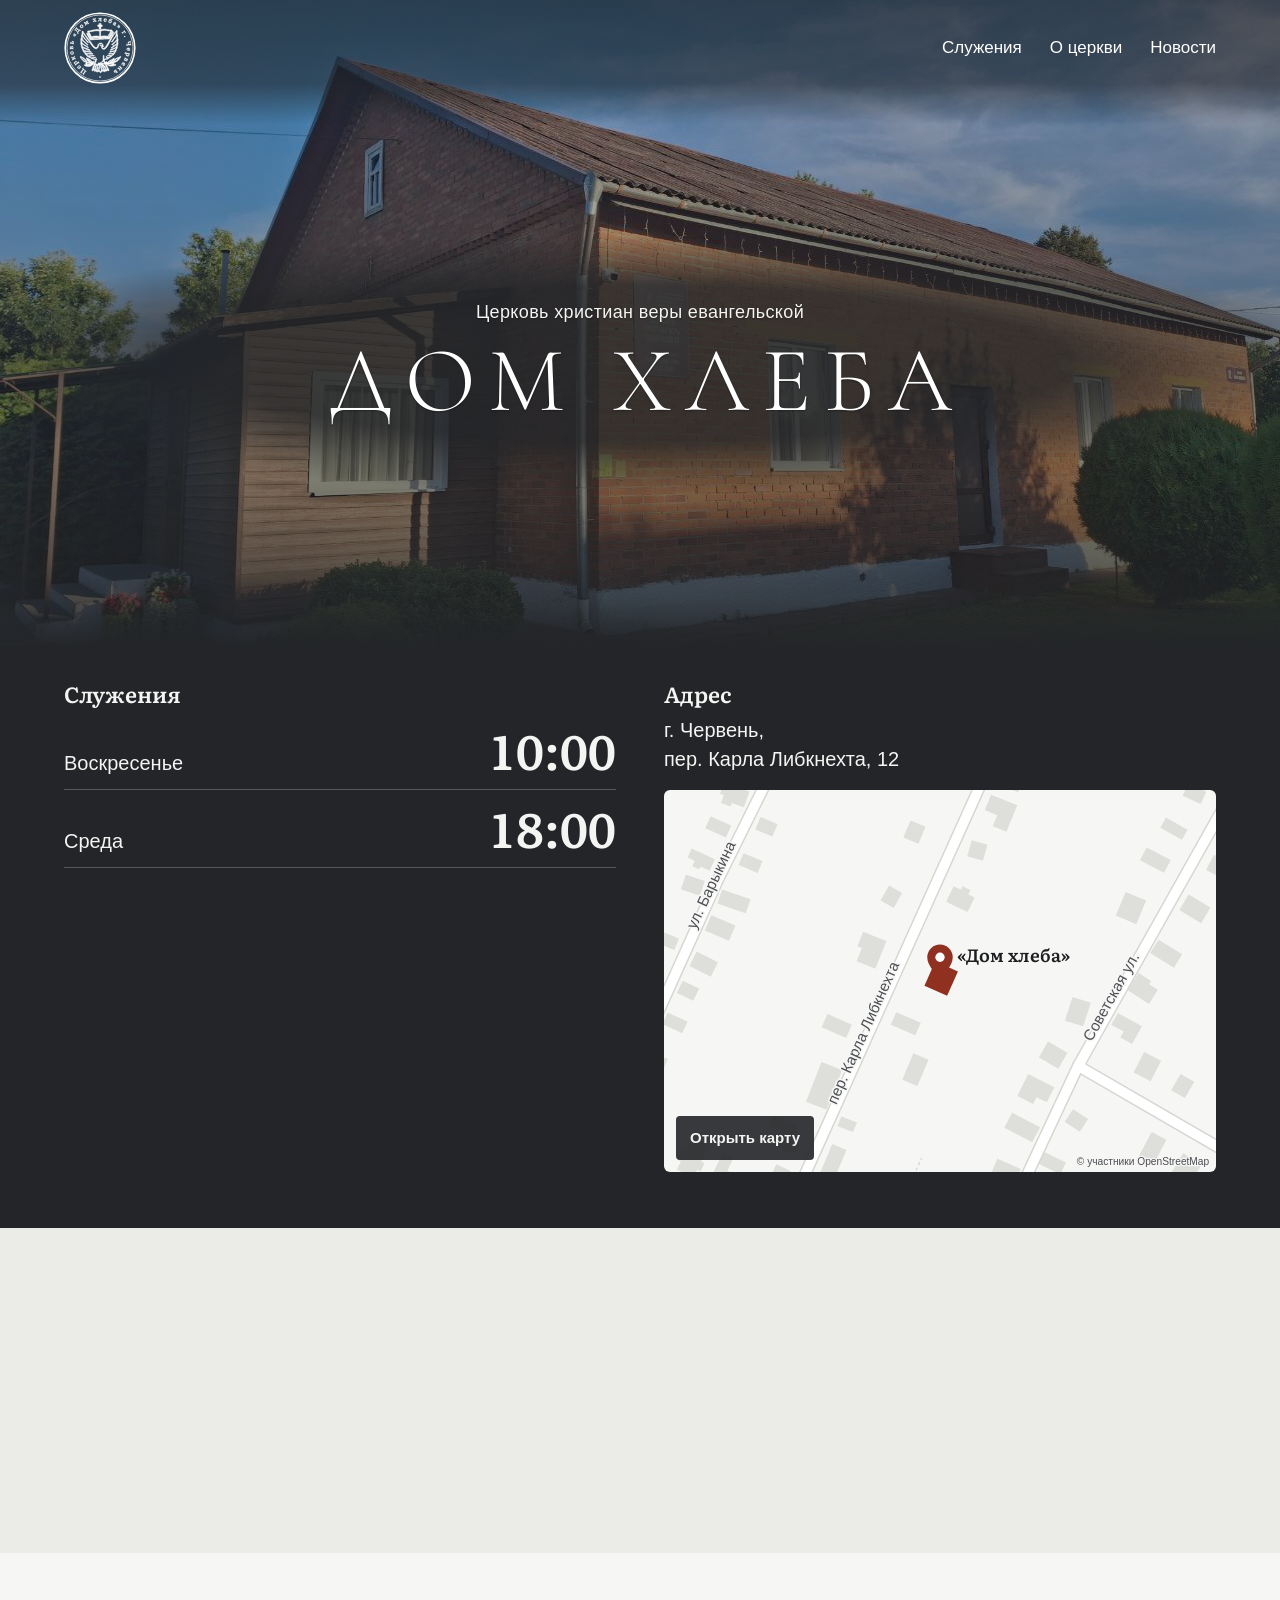
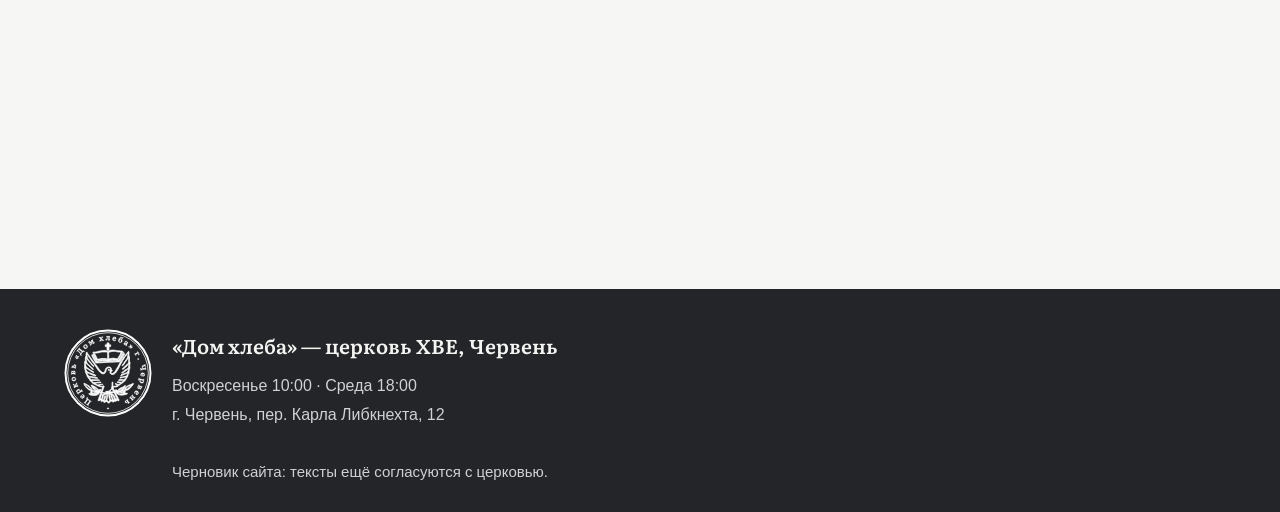
<file: index.html>
<!doctype html>
<html lang="ru">
<head>
  <meta charset="utf-8">
  <meta name="viewport" content="width=device-width, initial-scale=1">
  <meta http-equiv="Content-Security-Policy" content="default-src 'none'; script-src 'self'; style-src 'self'; img-src 'self' data: https://static-maps.yandex.ru; font-src 'self'; frame-src https://yandex.by https://yandex.ru; base-uri 'none'; form-action 'none'; object-src 'none'">
  <meta name="referrer" content="no-referrer">
  <title>«Дом хлеба» — церковь ХВЕ в Червене</title>
  <meta name="description" content="«Дом хлеба» — церковь христиан веры евангельской в Червене. Служения: воскресенье в 10:00, среда в 18:00. Адрес: г. Червень, пер. Карла Либкнехта, 12.">
  <meta name="robots" content="noindex">
  <meta name="theme-color" content="#232528">
  <meta name="color-scheme" content="light">

  <meta property="og:type" content="website">
  <meta property="og:locale" content="ru_RU">
  <meta property="og:title" content="«Дом хлеба» — церковь ХВЕ, Червень">
  <meta property="og:description" content="Служения: воскресенье в 10:00, среда в 18:00. Г. Червень, пер. Карла Либкнехта, 12.">

  <link rel="icon" type="image/png" sizes="32x32" href="assets/favicon-32.png">
  <link rel="icon" type="image/png" sizes="16x16" href="assets/favicon-16.png">
  <link rel="icon" type="image/png" sizes="192x192" href="assets/icon-192.png">
  <link rel="apple-touch-icon" href="assets/icon-180.png">

  <link rel="preload" href="assets/fonts/literata-600-cyrillic.woff2" as="font" type="font/woff2" crossorigin>
  <link rel="preload" href="assets/fonts/literata-600-latin.woff2" as="font" type="font/woff2" crossorigin>
  <link rel="preload" href="assets/fonts/cormorant-garamond-300-cyrillic.woff2" as="font" type="font/woff2" crossorigin>
  <link rel="stylesheet" href="styles.css">
  <script src="map.js" defer></script>
  <script src="header.js" defer></script>
  <script src="faq.js" defer></script>
  <script src="motion.js" defer></script>
  <meta property="og:url" content="https://hailrake-maker.github.io/dom-hleba/">
  <meta property="og:image" content="https://hailrake-maker.github.io/dom-hleba/assets/church-cherven.jpg">
</head>
<body>

<a class="skip-link" href="#main">Перейти к содержимому</a>

<header class="site-header">
  <div class="wrap site-header__inner">
    <a class="brand" href="index.html">
      <img class="brand__logo" src="assets/logo-dom-hleba-white.svg" alt="«Дом хлеба» · Червень" width="56" height="56">
    </a>
    <nav class="site-nav" aria-label="Разделы сайта">
      <ul>
        <li><a href="#services">Служения</a></li>
        <li><a href="about.html">О церкви</a></li>
        <li><a href="news.html">Новости</a></li>
      </ul>
    </nav>
  </div>
</header>

<main id="main">

  <section class="hero" aria-labelledby="page-title">
    <img class="hero__photo"
         src="assets/church-cherven.jpg"
         width="1280" height="960"
         fetchpriority="high"
         alt="Здание церкви «Дом хлеба» в Червене: дом из красного кирпича с двускатной крышей, перед ним газон и кусты">
    <div class="wrap hero__text">
      <p class="hero__kicker">Церковь христиан веры евангельской</p>
      <h1 class="hero__name" id="page-title">Дом хлеба</h1>
    </div>
  </section>

  <div class="plate">
    <div class="wrap plate__grid">

      <section class="plate__block" id="services" aria-labelledby="services-title">
        <h2 class="plate__title" id="services-title">Служения</h2>
        <dl class="schedule">
          <div class="schedule__row">
            <dt>Воскресенье</dt>
            <dd><time datetime="10:00">10:00</time></dd>
          </div>
          <div class="schedule__row">
            <dt>Среда</dt>
            <dd><time datetime="18:00">18:00</time></dd>
          </div>
        </dl>
      </section>

      <section class="plate__block plate__block--address" id="address" aria-labelledby="address-title">
        <h2 class="plate__title" id="address-title">Адрес</h2>
        <address class="address">
          г. Червень,<br>
          пер. Карла Либкнехта, 12
        </address>
        <div class="map" data-map-src="https://yandex.by/map-widget/v1/?ll=28.424807%2C53.714390&amp;z=17&amp;pt=28.424807%2C53.714390%2Cpm2rdm"
             data-map-title="Карта: г. Червень, пер. Карла Либкнехта, 12">
          <a class="map__static" href="https://yandex.by/maps/102203/cherven/house/ZkEYcgVkQUUAQFtpfXtwdX9qZA==/" target="_blank" rel="noopener noreferrer">
            <svg class="map__drawn" viewBox="0 0 650 450" preserveAspectRatio="xMidYMid slice" role="img" aria-label="Карта: г.&nbsp;Червень, пер. Карла Либкнехта,&nbsp;12"><defs><path id="mr1" d="M130.7 -30.0L62.7 107.4L-30.0 313.2"/><path id="mr2" d="M680.0 -17.1L678.0 -13.7L487.7 325.0L426.8 454.9L415.5 480.0"/><path id="mr3" d="M678.0 -13.7L680.0 -12.6"/><path id="mr4" d="M487.7 325.0L680.0 436.4"/><path id="mr5" d="M153.7 480.0L383.5 -30.0"/><path id="mr6" d="M38.4 480.0L-30.0 446.3"/><path id="ml7" d="M494.8 312.3L568.8 180.6"/><path id="ml8" d="M194.5 389.3L285.6 187.3"/><path id="ml9" d="M30.8 178.2L90.8 50.7"/></defs><rect class="m-ground" width="650" height="450"/><path class="m-bld" d="M-48.6 378.5L-63.3 410.9L-29.2 426.5L-22.0 410.7L-13.2 414.7L-7.2 401.5L-20.7 395.4L-24.2 402.9L-32.8 399.0L-31.0 395.1L-36.8 392.4L-35.5 389.6L-41.9 386.7L-39.9 382.4L-48.6 378.5Z"/><path class="m-bld" d="M158.6 485.7L150.7 502.1L157.3 505.2L151.0 518.2L184.2 534.2L195.2 511.4L175.5 501.9L183.0 486.3L166.8 478.4L162.4 487.6L158.6 485.7Z"/><path class="m-bld" d="M69.2 427.5L51.8 463.2L88.8 481.2L99.0 460.1L74.6 448.3L81.8 433.6L69.2 427.5Z"/><path class="m-bld" d="M132.4 440.6L149.6 448.8L144.3 459.8L154.6 464.7L134.5 506.7L115.5 497.7L121.0 486.2L112.5 482.2L132.4 440.6Z"/><path class="m-bld" d="M34.2 456.5L38.9 447.2L42.9 449.2L47.8 439.4L43.9 437.5L52.8 419.8L33.0 410.0L25.0 426.1L21.6 424.4L16.1 435.5L19.9 437.4L15.1 447.0L34.2 456.5Z"/><path class="m-bld" d="M0.8 471.0L16.8 479.5L4.4 503.0L-11.6 494.6L0.8 471.0Z"/><path class="m-bld" d="M185.5 320.3L167.2 367.1L191.4 376.5L209.7 329.8L185.5 320.3Z"/><path class="m-bld" d="M706.8 38.8L686.0 76.9L658.0 61.7L669.4 40.8L676.5 44.6L685.9 27.4L706.8 38.8Z"/><path class="m-bld" d="M428.8 334.5L459.7 349.9L450.8 367.8L438.6 361.8L434.7 369.7L416.0 360.3L428.8 334.5Z"/><path class="m-bld" d="M558.9 215.6L573.7 225.0L571.3 228.7L581.6 235.3L571.1 251.9L546.0 235.9L558.9 215.6Z"/><path class="m-bld" d="M608.3 334.3L597.2 353.6L613.4 362.8L624.4 343.6L608.3 334.3Z"/><path class="m-bld" d="M-23.9 202.6L-2.6 212.2L-9.1 226.8L-30.5 217.2L-23.9 202.6Z"/><path class="m-bld" d="M68.5 117.1L101.9 128.6L96.2 145.2L62.8 133.7L68.5 117.1Z"/><path class="m-bld" d="M38.5 190.3L63.6 202.9L55.1 219.8L30.0 207.2L38.5 190.3Z"/><path class="m-bld" d="M55.7 147.5L84.1 159.7L76.5 177.5L48.1 165.4L55.7 147.5Z"/><path class="m-bld" d="M32.5 69.0L59.9 81.5L53.8 95.1L43.4 90.4L41.0 93.3L33.3 89.8L36.2 83.3L27.8 79.4L32.5 69.0Z"/><path class="m-bld" d="M70.6 -8.7L100.6 1.8L94.1 20.4L79.8 15.3L78.4 19.3L67.1 15.4L70.4 6.1L65.9 4.5L70.6 -8.7Z"/><path class="m-bld" d="M54.9 30.9L79.2 41.8L72.9 55.8L48.6 45.0L54.9 30.9Z"/><path class="m-bld" d="M25.8 99.7L48.0 107.2L42.1 124.6L19.9 117.0L25.8 99.7Z"/><path class="m-bld" d="M-7.9 164.7L17.6 175.0L12.2 188.4L-13.3 178.2L-7.9 164.7Z"/><path class="m-bld" d="M113.7 31.8L133.7 40.2L127.6 54.9L107.5 46.5L113.7 31.8Z"/><path class="m-bld" d="M93.7 74.4L116.0 83.7L110.2 97.6L87.9 88.4L93.7 74.4Z"/><path class="m-bld" d="M385.2 5.5L416.0 18.0L403.2 49.2L387.1 42.6L392.3 29.7L377.8 23.7L385.2 5.5Z"/><path class="m-bld" d="M428.9 -27.3L417.1 2.7L391.7 -7.2L400.9 -30.7L404.6 -29.3L407.2 -35.8L428.9 -27.3Z"/><path class="m-bld" d="M348.3 -22.0L339.9 -2.4L310.7 -14.8L319.1 -34.5L348.3 -22.0Z"/><path class="m-bld" d="M380.9 64.5L375.5 83.2L357.1 77.9L362.5 59.2L380.9 64.5Z"/><path class="m-bld" d="M261.9 177.8L248.9 210.4L226.8 201.6L233.0 186.1L227.7 184.1L234.5 167.0L261.9 177.8Z"/><path class="m-bld" d="M341.1 113.3L332.2 131.5L357.5 143.8L365.9 126.5L365.6 126.5L358.3 123.0L360.8 117.8L351.7 113.4L349.7 117.4L341.1 113.3Z"/><path class="m-bld" d="M221.3 276.3L214.4 292.0L185.6 279.3L192.5 263.7L221.3 276.3Z"/><path class="m-bld" d="M157.4 394.6L149.8 415.9L158.0 418.8L154.5 428.4L131.7 420.2L138.6 400.8L124.1 395.7L128.2 384.2L157.4 394.6Z"/><path class="m-bld" d="M4.3 262.1L27.7 272.7L21.5 286.3L-1.9 275.7L4.3 262.1Z"/><path class="m-bld" d="M-37.1 222.9L-11.8 236.4L-18.7 249.3L-44.0 235.8L-37.1 222.9Z"/><path class="m-bld" d="M22.1 224.6L41.4 233.8L34.4 248.3L15.1 239.1L22.1 224.6Z"/><path class="m-bld" d="M-45.6 263.9L-24.8 276.7L-31.4 287.5L-52.3 274.8L-45.6 263.9Z"/><path class="m-bld" d="M145.6 -31.8L165.7 -21.6L160.7 -11.7L156.0 -14.1L148.7 0.3L139.0 -4.7L144.0 -14.6L138.3 -17.5L145.6 -31.8Z"/><path class="m-bld" d="M264.9 112.5L280.4 121.3L270.4 138.9L255.0 130.1L264.9 112.5Z"/><path class="m-bld" d="M568.3 67.6L560.4 82.8L588.9 97.4L596.7 82.3L568.3 67.6Z"/><path class="m-bld" d="M591.1 32.5L584.4 44.6L609.8 58.7L616.5 46.7L591.1 32.5Z"/><path class="m-bld" d="M617.4 -7.8L610.7 6.7L631.9 16.6L638.6 2.1L617.4 -7.8Z"/><path class="m-bld" d="M647.5 76.2L638.3 94.1L664.8 107.7L674.0 89.8L647.5 76.2Z"/><path class="m-bld" d="M617.8 123.0L606.8 141.3L632.5 156.8L643.5 138.5L617.8 123.0Z"/><path class="m-bld" d="M582.4 176.2L572.5 192.0L600.4 209.4L610.2 193.5L582.4 176.2Z"/><path class="m-bld" d="M543.7 120.1L532.0 147.9L556.1 158.0L567.7 130.1L543.7 120.1Z"/><path class="m-bld" d="M481.0 243.8L472.2 271.6L493.7 278.3L502.5 250.5L481.0 243.8Z"/><path class="m-bld" d="M534.4 262.5L526.7 276.4L541.2 284.5L537.3 291.5L551.1 299.2L562.8 278.3L534.4 262.5Z"/><path class="m-bld" d="M565.4 308.5L553.0 332.7L573.0 343.0L585.4 318.8L565.4 308.5Z"/><path class="m-bld" d="M675.3 371.2L663.4 390.0L675.3 397.6L687.2 378.8L675.3 371.2Z"/><path class="m-bld" d="M452.2 296.2L441.5 314.9L464.4 328.1L475.1 309.4L452.2 296.2Z"/><path class="m-bld" d="M409.9 379.9L400.7 397.6L433.6 414.7L442.8 397.0L409.9 379.9Z"/><path class="m-bld" d="M392.6 434.3L384.9 452.0L412.3 464.0L420.0 446.3L392.6 434.3Z"/><path class="m-bld" d="M379.4 479.3L372.7 492.3L399.7 506.3L406.4 493.2L379.4 479.3Z"/><path class="m-bld" d="M441.6 476.9L434.5 491.2L445.3 496.5L442.4 502.4L459.4 510.8L469.4 490.6L441.6 476.9Z"/><path class="m-bld" d="M611.4 427.7L633.3 440.8L617.1 467.8L595.2 454.6L611.4 427.7Z"/><path class="m-bld" d="M574.3 402.7L591.7 411.9L576.9 439.8L559.5 430.5L574.3 402.7Z"/><path class="m-bld" d="M481.6 375.8L471.8 390.8L489.6 402.4L499.4 387.5L481.6 375.8Z"/><path class="m-bld" d="M473.4 438.7L466.7 452.5L440.9 440.0L447.7 426.2L473.4 438.7Z"/><path class="m-bld" d="M273.5 261.6L302.4 274.2L295.9 288.9L267.1 276.4L273.5 261.6Z"/><path class="m-bld" d="M-16.5 308.7L4.2 316.8L-2.0 332.7L-22.7 324.6L-16.5 308.7Z"/><path class="m-bld" d="M293.7 310.1L311.5 317.6L298.3 348.6L280.6 341.1L293.7 310.1Z"/><path class="m-bld" d="M214.9 423.9L199.5 460.1L182.9 453.1L198.3 416.9L214.9 423.9Z"/><path class="m-bld" d="M208.9 384.4L227.3 391.4L222.4 402.7L204.0 395.7L208.9 384.4Z"/><path class="m-bld" d="M290.3 35.8L308.0 43.2L299.6 63.2L281.9 55.8L290.3 35.8Z"/><path class="m-path" d="M282.2 480.0L303.4 433.3"/><path class="m-path" d="M-30.0 436.0L58.3 480.0"/><g class="m-casing"><use href="#mr1" class="minor"/><use href="#mr2" class="minor"/><use href="#mr3" class="minor"/><use href="#mr4" class="minor"/><use href="#mr5" class="minor"/><use href="#mr6" class="major"/></g><g class="m-fill"><use href="#mr1" class="minor"/><use href="#mr2" class="minor"/><use href="#mr3" class="minor"/><use href="#mr4" class="minor"/><use href="#mr5" class="minor"/><use href="#mr6" class="major"/></g><path class="m-church" d="M319.4 201.8L306.7 230.5L333.4 242.4L346.1 213.6L319.4 201.8Z"/><text class="m-label"><textPath href="#ml7" startOffset="50%" text-anchor="middle">Советская ул.</textPath></text><text class="m-label"><textPath href="#ml8" startOffset="50%" text-anchor="middle">пер. Карла Либкнехта</textPath></text><text class="m-label"><textPath href="#ml9" startOffset="50%" text-anchor="middle">ул. Барыкина</textPath></text><g class="m-pin" transform="translate(325.0 225.0)"><path d="M0 0C-4 -9 -15 -17 -15 -28A15 15 0 1 1 15 -28C15 -17 4 -9 0 0Z"/><circle class="m-pin-dot" cx="0" cy="-28" r="5.5"/></g><text class="m-name" x="345.0" y="203.0">«Дом хлеба»</text><text class="m-credit" x="642" y="442" text-anchor="end">© участники OpenStreetMap</text></svg>
            <span class="map__tiles" aria-hidden="true"></span>
            <span class="map__hint">Открыть карту</span>
          </a>
        </div>
      </section>

    </div>
  </div>

  <section class="section section--sand" id="about" aria-labelledby="about-title">
    <div class="wrap section__grid">
      <h2 class="section__title" id="about-title">О церкви</h2>
      <div class="prose">
        <p class="statement">Мы — церковь христиан веры евангельской «Дом хлеба» в&nbsp;Червене. Проповедуем Христа распятого, воскресшего и&nbsp;вновь грядущего.</p>
        <p><a class="more-link" href="about.html">Подробнее о&nbsp;церкви и&nbsp;её истории</a></p>
      </div>
    </div>
  </section>

  <section class="section" id="first-visit" aria-labelledby="visit-title">
    <div class="wrap section__grid">
      <h2 class="section__title" id="visit-title">Если вы идёте впервые</h2>
      <div class="faq">
        <details class="faq__item" name="faq">
          <summary>Когда прийти</summary>
          <div class="faq__panel"><div class="faq__panel-inner">
            <p>К началу любого служения — в&nbsp;воскресенье или в&nbsp;среду.</p>
          </div></div>
        </details>
        <details class="faq__item" name="faq">
          <summary>Как узнать здание</summary>
          <div class="faq__panel"><div class="faq__panel-inner">
            <p>Это кирпичный дом с&nbsp;табличкой церкви на стене — он на фотографии в&nbsp;начале страницы. Адрес и&nbsp;карта — сразу под фотографией.</p>
          </div></div>
        </details>
        <details class="faq__item" name="faq">
          <summary>Если остались вопросы</summary>
          <div class="faq__panel"><div class="faq__panel-inner">
            <p>Контакты для вопросов добавим после согласования с&nbsp;церковью.</p>
          </div></div>
        </details>
      </div>
    </div>
  </section>

</main>

<footer class="site-footer">
  <div class="wrap">
    <img class="site-footer__logo" src="assets/logo-dom-hleba-white.svg" alt="" width="88" height="88">
    <p class="site-footer__name">«Дом хлеба» — церковь ХВЕ, Червень</p>
    <p>Воскресенье 10:00 · Среда 18:00</p>
    <p>г.&nbsp;Червень, пер. Карла Либкнехта,&nbsp;12</p>
    <p class="site-footer__draft">Черновик сайта: тексты ещё согласуются с&nbsp;церковью.</p>
  </div>
</footer>

</body>
</html>
</file>
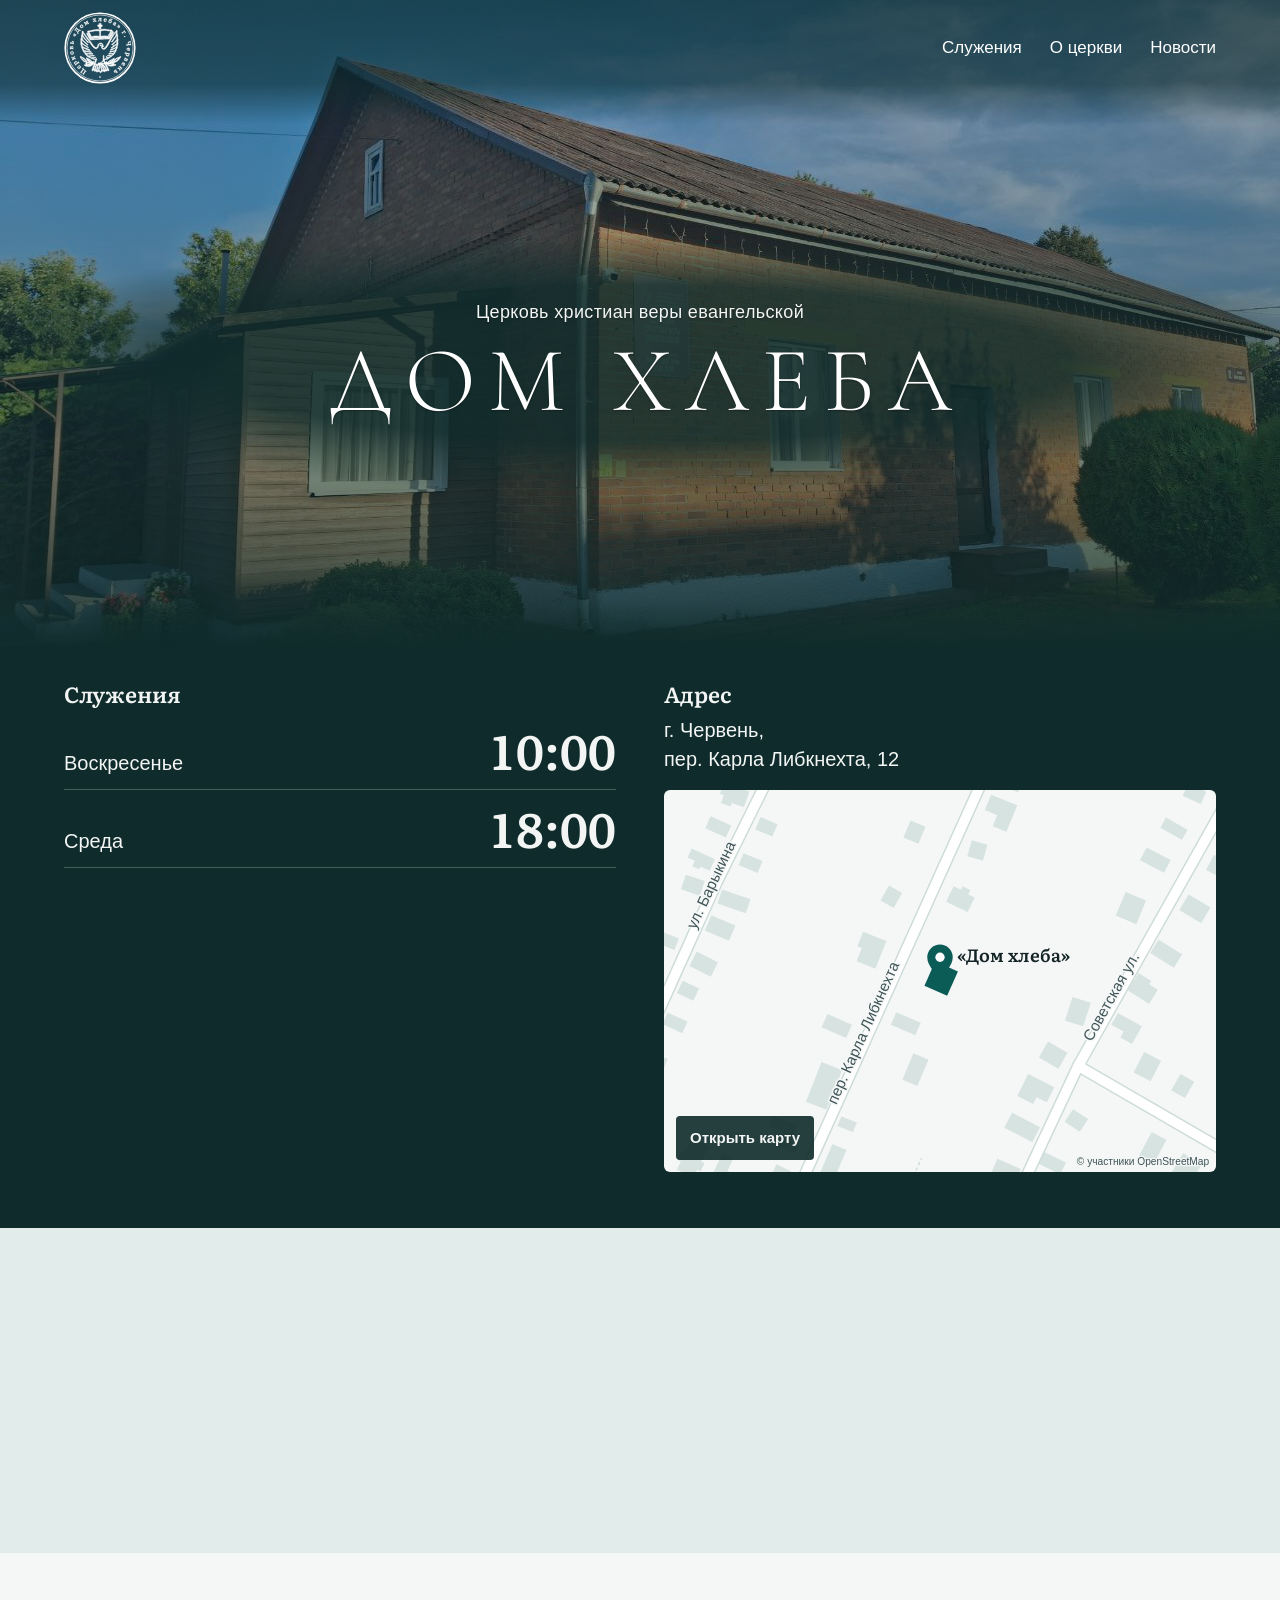
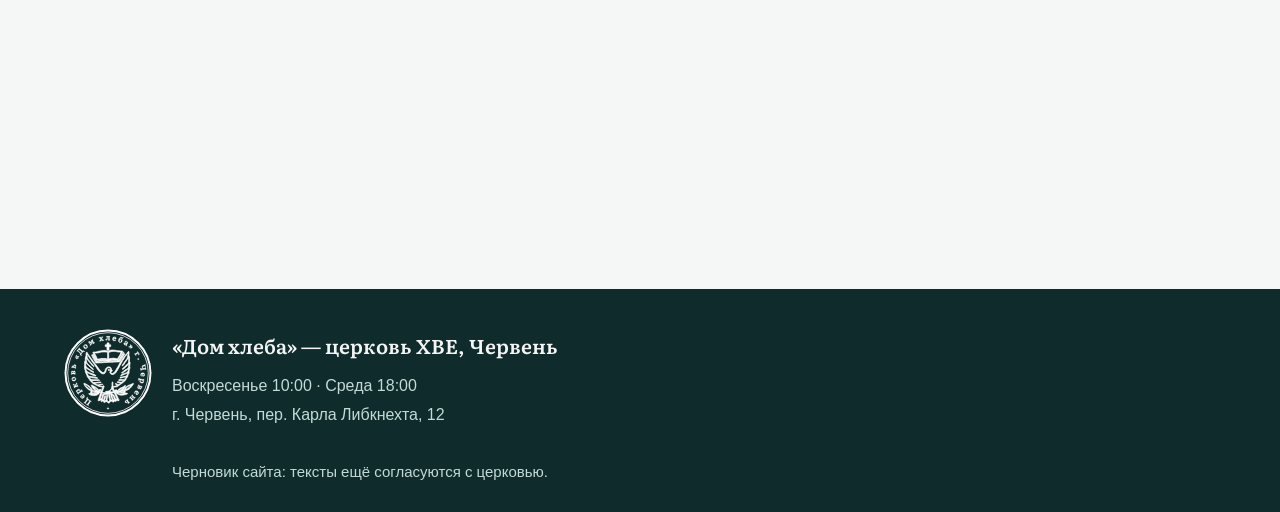
<file: volna/index.html>
<!doctype html>
<html lang="ru">
<head>
  <meta charset="utf-8">
  <meta name="viewport" content="width=device-width, initial-scale=1">
  <meta http-equiv="Content-Security-Policy" content="default-src 'none'; script-src 'self'; style-src 'self'; img-src 'self' data: https://static-maps.yandex.ru; font-src 'self'; frame-src https://yandex.by https://yandex.ru; base-uri 'none'; form-action 'none'; object-src 'none'">
  <meta name="referrer" content="no-referrer">
  <title>«Дом хлеба» — церковь ХВЕ в Червене</title>
  <meta name="description" content="«Дом хлеба» — церковь христиан веры евангельской в Червене. Служения: воскресенье в 10:00, среда в 18:00. Адрес: г. Червень, пер. Карла Либкнехта, 12.">
  <meta name="robots" content="noindex">
  <meta name="theme-color" content="#0f2b2b">
  <meta name="color-scheme" content="light">

  <meta property="og:type" content="website">
  <meta property="og:locale" content="ru_RU">
  <meta property="og:title" content="«Дом хлеба» — церковь ХВЕ, Червень">
  <meta property="og:description" content="Служения: воскресенье в 10:00, среда в 18:00. Г. Червень, пер. Карла Либкнехта, 12.">

  <link rel="icon" type="image/png" sizes="32x32" href="assets/favicon-32.png">
  <link rel="icon" type="image/png" sizes="16x16" href="assets/favicon-16.png">
  <link rel="icon" type="image/png" sizes="192x192" href="assets/icon-192.png">
  <link rel="apple-touch-icon" href="assets/icon-180.png">

  <link rel="preload" href="assets/fonts/literata-600-cyrillic.woff2" as="font" type="font/woff2" crossorigin>
  <link rel="preload" href="assets/fonts/literata-600-latin.woff2" as="font" type="font/woff2" crossorigin>
  <link rel="preload" href="assets/fonts/cormorant-garamond-300-cyrillic.woff2" as="font" type="font/woff2" crossorigin>
  <link rel="stylesheet" href="styles.css">
  <script src="map.js" defer></script>
  <script src="header.js" defer></script>
  <script src="faq.js" defer></script>
  <script src="motion.js" defer></script>
  <meta property="og:url" content="https://hailrake-maker.github.io/dom-hleba/volna/">
  <meta property="og:image" content="https://hailrake-maker.github.io/dom-hleba/volna/assets/church-cherven.jpg">
</head>
<body>

<a class="skip-link" href="#main">Перейти к содержимому</a>

<header class="site-header">
  <div class="wrap site-header__inner">
    <a class="brand" href="index.html">
      <img class="brand__logo" src="assets/logo-dom-hleba-white.svg" alt="«Дом хлеба» · Червень" width="56" height="56">
    </a>
    <nav class="site-nav" aria-label="Разделы сайта">
      <ul>
        <li><a href="#services">Служения</a></li>
        <li><a href="about.html">О церкви</a></li>
        <li><a href="news.html">Новости</a></li>
      </ul>
    </nav>
  </div>
</header>

<main id="main">

  <section class="hero" aria-labelledby="page-title">
    <img class="hero__photo"
         src="assets/church-cherven.jpg"
         width="1280" height="960"
         fetchpriority="high"
         alt="Здание церкви «Дом хлеба» в Червене: дом из красного кирпича с двускатной крышей, перед ним газон и кусты">
    <div class="wrap hero__text">
      <p class="hero__kicker">Церковь христиан веры евангельской</p>
      <h1 class="hero__name" id="page-title">Дом хлеба</h1>
    </div>
  </section>

  <div class="plate">
    <div class="wrap plate__grid">

      <section class="plate__block" id="services" aria-labelledby="services-title">
        <h2 class="plate__title" id="services-title">Служения</h2>
        <dl class="schedule">
          <div class="schedule__row">
            <dt>Воскресенье</dt>
            <dd><time datetime="10:00">10:00</time></dd>
          </div>
          <div class="schedule__row">
            <dt>Среда</dt>
            <dd><time datetime="18:00">18:00</time></dd>
          </div>
        </dl>
      </section>

      <section class="plate__block plate__block--address" id="address" aria-labelledby="address-title">
        <h2 class="plate__title" id="address-title">Адрес</h2>
        <address class="address">
          г. Червень,<br>
          пер. Карла Либкнехта, 12
        </address>
        <div class="map" data-map-src="https://yandex.by/map-widget/v1/?ll=28.424807%2C53.714390&amp;z=17&amp;pt=28.424807%2C53.714390%2Cpm2rdm"
             data-map-title="Карта: г. Червень, пер. Карла Либкнехта, 12">
          <a class="map__static" href="https://yandex.by/maps/102203/cherven/house/ZkEYcgVkQUUAQFtpfXtwdX9qZA==/" target="_blank" rel="noopener noreferrer">
            <svg class="map__drawn" viewBox="0 0 650 450" preserveAspectRatio="xMidYMid slice" role="img" aria-label="Карта: г.&nbsp;Червень, пер. Карла Либкнехта,&nbsp;12"><defs><path id="mr1" d="M130.7 -30.0L62.7 107.4L-30.0 313.2"/><path id="mr2" d="M680.0 -17.1L678.0 -13.7L487.7 325.0L426.8 454.9L415.5 480.0"/><path id="mr3" d="M678.0 -13.7L680.0 -12.6"/><path id="mr4" d="M487.7 325.0L680.0 436.4"/><path id="mr5" d="M153.7 480.0L383.5 -30.0"/><path id="mr6" d="M38.4 480.0L-30.0 446.3"/><path id="ml7" d="M494.8 312.3L568.8 180.6"/><path id="ml8" d="M194.5 389.3L285.6 187.3"/><path id="ml9" d="M30.8 178.2L90.8 50.7"/></defs><rect class="m-ground" width="650" height="450"/><path class="m-bld" d="M-48.6 378.5L-63.3 410.9L-29.2 426.5L-22.0 410.7L-13.2 414.7L-7.2 401.5L-20.7 395.4L-24.2 402.9L-32.8 399.0L-31.0 395.1L-36.8 392.4L-35.5 389.6L-41.9 386.7L-39.9 382.4L-48.6 378.5Z"/><path class="m-bld" d="M158.6 485.7L150.7 502.1L157.3 505.2L151.0 518.2L184.2 534.2L195.2 511.4L175.5 501.9L183.0 486.3L166.8 478.4L162.4 487.6L158.6 485.7Z"/><path class="m-bld" d="M69.2 427.5L51.8 463.2L88.8 481.2L99.0 460.1L74.6 448.3L81.8 433.6L69.2 427.5Z"/><path class="m-bld" d="M132.4 440.6L149.6 448.8L144.3 459.8L154.6 464.7L134.5 506.7L115.5 497.7L121.0 486.2L112.5 482.2L132.4 440.6Z"/><path class="m-bld" d="M34.2 456.5L38.9 447.2L42.9 449.2L47.8 439.4L43.9 437.5L52.8 419.8L33.0 410.0L25.0 426.1L21.6 424.4L16.1 435.5L19.9 437.4L15.1 447.0L34.2 456.5Z"/><path class="m-bld" d="M0.8 471.0L16.8 479.5L4.4 503.0L-11.6 494.6L0.8 471.0Z"/><path class="m-bld" d="M185.5 320.3L167.2 367.1L191.4 376.5L209.7 329.8L185.5 320.3Z"/><path class="m-bld" d="M706.8 38.8L686.0 76.9L658.0 61.7L669.4 40.8L676.5 44.6L685.9 27.4L706.8 38.8Z"/><path class="m-bld" d="M428.8 334.5L459.7 349.9L450.8 367.8L438.6 361.8L434.7 369.7L416.0 360.3L428.8 334.5Z"/><path class="m-bld" d="M558.9 215.6L573.7 225.0L571.3 228.7L581.6 235.3L571.1 251.9L546.0 235.9L558.9 215.6Z"/><path class="m-bld" d="M608.3 334.3L597.2 353.6L613.4 362.8L624.4 343.6L608.3 334.3Z"/><path class="m-bld" d="M-23.9 202.6L-2.6 212.2L-9.1 226.8L-30.5 217.2L-23.9 202.6Z"/><path class="m-bld" d="M68.5 117.1L101.9 128.6L96.2 145.2L62.8 133.7L68.5 117.1Z"/><path class="m-bld" d="M38.5 190.3L63.6 202.9L55.1 219.8L30.0 207.2L38.5 190.3Z"/><path class="m-bld" d="M55.7 147.5L84.1 159.7L76.5 177.5L48.1 165.4L55.7 147.5Z"/><path class="m-bld" d="M32.5 69.0L59.9 81.5L53.8 95.1L43.4 90.4L41.0 93.3L33.3 89.8L36.2 83.3L27.8 79.4L32.5 69.0Z"/><path class="m-bld" d="M70.6 -8.7L100.6 1.8L94.1 20.4L79.8 15.3L78.4 19.3L67.1 15.4L70.4 6.1L65.9 4.5L70.6 -8.7Z"/><path class="m-bld" d="M54.9 30.9L79.2 41.8L72.9 55.8L48.6 45.0L54.9 30.9Z"/><path class="m-bld" d="M25.8 99.7L48.0 107.2L42.1 124.6L19.9 117.0L25.8 99.7Z"/><path class="m-bld" d="M-7.9 164.7L17.6 175.0L12.2 188.4L-13.3 178.2L-7.9 164.7Z"/><path class="m-bld" d="M113.7 31.8L133.7 40.2L127.6 54.9L107.5 46.5L113.7 31.8Z"/><path class="m-bld" d="M93.7 74.4L116.0 83.7L110.2 97.6L87.9 88.4L93.7 74.4Z"/><path class="m-bld" d="M385.2 5.5L416.0 18.0L403.2 49.2L387.1 42.6L392.3 29.7L377.8 23.7L385.2 5.5Z"/><path class="m-bld" d="M428.9 -27.3L417.1 2.7L391.7 -7.2L400.9 -30.7L404.6 -29.3L407.2 -35.8L428.9 -27.3Z"/><path class="m-bld" d="M348.3 -22.0L339.9 -2.4L310.7 -14.8L319.1 -34.5L348.3 -22.0Z"/><path class="m-bld" d="M380.9 64.5L375.5 83.2L357.1 77.9L362.5 59.2L380.9 64.5Z"/><path class="m-bld" d="M261.9 177.8L248.9 210.4L226.8 201.6L233.0 186.1L227.7 184.1L234.5 167.0L261.9 177.8Z"/><path class="m-bld" d="M341.1 113.3L332.2 131.5L357.5 143.8L365.9 126.5L365.6 126.5L358.3 123.0L360.8 117.8L351.7 113.4L349.7 117.4L341.1 113.3Z"/><path class="m-bld" d="M221.3 276.3L214.4 292.0L185.6 279.3L192.5 263.7L221.3 276.3Z"/><path class="m-bld" d="M157.4 394.6L149.8 415.9L158.0 418.8L154.5 428.4L131.7 420.2L138.6 400.8L124.1 395.7L128.2 384.2L157.4 394.6Z"/><path class="m-bld" d="M4.3 262.1L27.7 272.7L21.5 286.3L-1.9 275.7L4.3 262.1Z"/><path class="m-bld" d="M-37.1 222.9L-11.8 236.4L-18.7 249.3L-44.0 235.8L-37.1 222.9Z"/><path class="m-bld" d="M22.1 224.6L41.4 233.8L34.4 248.3L15.1 239.1L22.1 224.6Z"/><path class="m-bld" d="M-45.6 263.9L-24.8 276.7L-31.4 287.5L-52.3 274.8L-45.6 263.9Z"/><path class="m-bld" d="M145.6 -31.8L165.7 -21.6L160.7 -11.7L156.0 -14.1L148.7 0.3L139.0 -4.7L144.0 -14.6L138.3 -17.5L145.6 -31.8Z"/><path class="m-bld" d="M264.9 112.5L280.4 121.3L270.4 138.9L255.0 130.1L264.9 112.5Z"/><path class="m-bld" d="M568.3 67.6L560.4 82.8L588.9 97.4L596.7 82.3L568.3 67.6Z"/><path class="m-bld" d="M591.1 32.5L584.4 44.6L609.8 58.7L616.5 46.7L591.1 32.5Z"/><path class="m-bld" d="M617.4 -7.8L610.7 6.7L631.9 16.6L638.6 2.1L617.4 -7.8Z"/><path class="m-bld" d="M647.5 76.2L638.3 94.1L664.8 107.7L674.0 89.8L647.5 76.2Z"/><path class="m-bld" d="M617.8 123.0L606.8 141.3L632.5 156.8L643.5 138.5L617.8 123.0Z"/><path class="m-bld" d="M582.4 176.2L572.5 192.0L600.4 209.4L610.2 193.5L582.4 176.2Z"/><path class="m-bld" d="M543.7 120.1L532.0 147.9L556.1 158.0L567.7 130.1L543.7 120.1Z"/><path class="m-bld" d="M481.0 243.8L472.2 271.6L493.7 278.3L502.5 250.5L481.0 243.8Z"/><path class="m-bld" d="M534.4 262.5L526.7 276.4L541.2 284.5L537.3 291.5L551.1 299.2L562.8 278.3L534.4 262.5Z"/><path class="m-bld" d="M565.4 308.5L553.0 332.7L573.0 343.0L585.4 318.8L565.4 308.5Z"/><path class="m-bld" d="M675.3 371.2L663.4 390.0L675.3 397.6L687.2 378.8L675.3 371.2Z"/><path class="m-bld" d="M452.2 296.2L441.5 314.9L464.4 328.1L475.1 309.4L452.2 296.2Z"/><path class="m-bld" d="M409.9 379.9L400.7 397.6L433.6 414.7L442.8 397.0L409.9 379.9Z"/><path class="m-bld" d="M392.6 434.3L384.9 452.0L412.3 464.0L420.0 446.3L392.6 434.3Z"/><path class="m-bld" d="M379.4 479.3L372.7 492.3L399.7 506.3L406.4 493.2L379.4 479.3Z"/><path class="m-bld" d="M441.6 476.9L434.5 491.2L445.3 496.5L442.4 502.4L459.4 510.8L469.4 490.6L441.6 476.9Z"/><path class="m-bld" d="M611.4 427.7L633.3 440.8L617.1 467.8L595.2 454.6L611.4 427.7Z"/><path class="m-bld" d="M574.3 402.7L591.7 411.9L576.9 439.8L559.5 430.5L574.3 402.7Z"/><path class="m-bld" d="M481.6 375.8L471.8 390.8L489.6 402.4L499.4 387.5L481.6 375.8Z"/><path class="m-bld" d="M473.4 438.7L466.7 452.5L440.9 440.0L447.7 426.2L473.4 438.7Z"/><path class="m-bld" d="M273.5 261.6L302.4 274.2L295.9 288.9L267.1 276.4L273.5 261.6Z"/><path class="m-bld" d="M-16.5 308.7L4.2 316.8L-2.0 332.7L-22.7 324.6L-16.5 308.7Z"/><path class="m-bld" d="M293.7 310.1L311.5 317.6L298.3 348.6L280.6 341.1L293.7 310.1Z"/><path class="m-bld" d="M214.9 423.9L199.5 460.1L182.9 453.1L198.3 416.9L214.9 423.9Z"/><path class="m-bld" d="M208.9 384.4L227.3 391.4L222.4 402.7L204.0 395.7L208.9 384.4Z"/><path class="m-bld" d="M290.3 35.8L308.0 43.2L299.6 63.2L281.9 55.8L290.3 35.8Z"/><path class="m-path" d="M282.2 480.0L303.4 433.3"/><path class="m-path" d="M-30.0 436.0L58.3 480.0"/><g class="m-casing"><use href="#mr1" class="minor"/><use href="#mr2" class="minor"/><use href="#mr3" class="minor"/><use href="#mr4" class="minor"/><use href="#mr5" class="minor"/><use href="#mr6" class="major"/></g><g class="m-fill"><use href="#mr1" class="minor"/><use href="#mr2" class="minor"/><use href="#mr3" class="minor"/><use href="#mr4" class="minor"/><use href="#mr5" class="minor"/><use href="#mr6" class="major"/></g><path class="m-church" d="M319.4 201.8L306.7 230.5L333.4 242.4L346.1 213.6L319.4 201.8Z"/><text class="m-label"><textPath href="#ml7" startOffset="50%" text-anchor="middle">Советская ул.</textPath></text><text class="m-label"><textPath href="#ml8" startOffset="50%" text-anchor="middle">пер. Карла Либкнехта</textPath></text><text class="m-label"><textPath href="#ml9" startOffset="50%" text-anchor="middle">ул. Барыкина</textPath></text><g class="m-pin" transform="translate(325.0 225.0)"><path d="M0 0C-4 -9 -15 -17 -15 -28A15 15 0 1 1 15 -28C15 -17 4 -9 0 0Z"/><circle class="m-pin-dot" cx="0" cy="-28" r="5.5"/></g><text class="m-name" x="345.0" y="203.0">«Дом хлеба»</text><text class="m-credit" x="642" y="442" text-anchor="end">© участники OpenStreetMap</text></svg>
            <span class="map__tiles" aria-hidden="true"></span>
            <span class="map__hint">Открыть карту</span>
          </a>
        </div>
      </section>

    </div>
  </div>

  <section class="section section--sand" id="about" aria-labelledby="about-title">
    <div class="wrap section__grid">
      <h2 class="section__title" id="about-title">О церкви</h2>
      <div class="prose">
        <p class="statement">Мы — церковь христиан веры евангельской «Дом хлеба» в&nbsp;Червене. Проповедуем Христа распятого, воскресшего и&nbsp;вновь грядущего.</p>
        <p><a class="more-link" href="about.html">Подробнее о&nbsp;церкви и&nbsp;её истории</a></p>
      </div>
    </div>
  </section>

  <section class="section" id="first-visit" aria-labelledby="visit-title">
    <div class="wrap section__grid">
      <h2 class="section__title" id="visit-title">Если вы идёте впервые</h2>
      <div class="faq">
        <details class="faq__item" name="faq">
          <summary>Когда прийти</summary>
          <div class="faq__panel"><div class="faq__panel-inner">
            <p>К началу любого служения — в&nbsp;воскресенье или в&nbsp;среду.</p>
          </div></div>
        </details>
        <details class="faq__item" name="faq">
          <summary>Как узнать здание</summary>
          <div class="faq__panel"><div class="faq__panel-inner">
            <p>Это кирпичный дом с&nbsp;табличкой церкви на стене — он на фотографии в&nbsp;начале страницы. Адрес и&nbsp;карта — сразу под фотографией.</p>
          </div></div>
        </details>
        <details class="faq__item" name="faq">
          <summary>Если остались вопросы</summary>
          <div class="faq__panel"><div class="faq__panel-inner">
            <p>Контакты для вопросов добавим после согласования с&nbsp;церковью.</p>
          </div></div>
        </details>
      </div>
    </div>
  </section>

</main>

<footer class="site-footer">
  <div class="wrap">
    <img class="site-footer__logo" src="assets/logo-dom-hleba-white.svg" alt="" width="88" height="88">
    <p class="site-footer__name">«Дом хлеба» — церковь ХВЕ, Червень</p>
    <p>Воскресенье 10:00 · Среда 18:00</p>
    <p>г.&nbsp;Червень, пер. Карла Либкнехта,&nbsp;12</p>
    <p class="site-footer__draft">Черновик сайта: тексты ещё согласуются с&nbsp;церковью.</p>
  </div>
</footer>

</body>
</html>
</file>
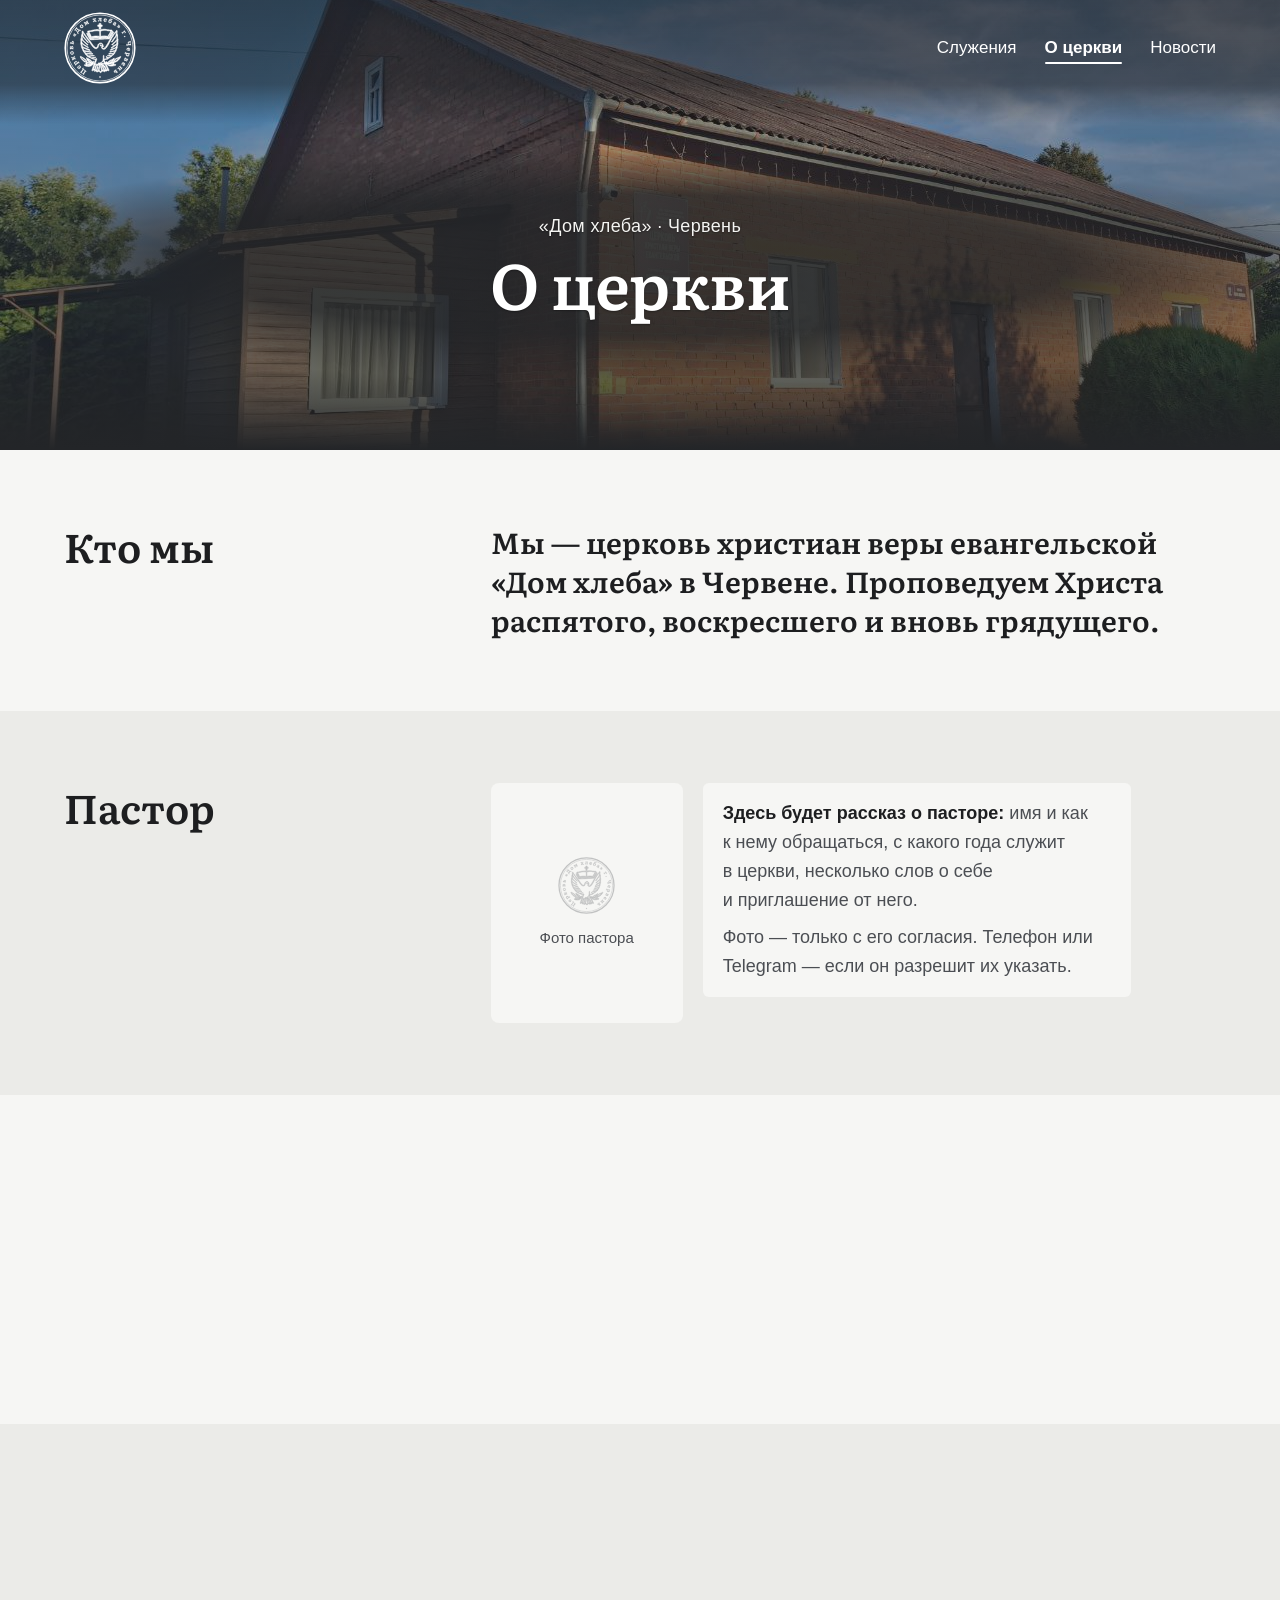
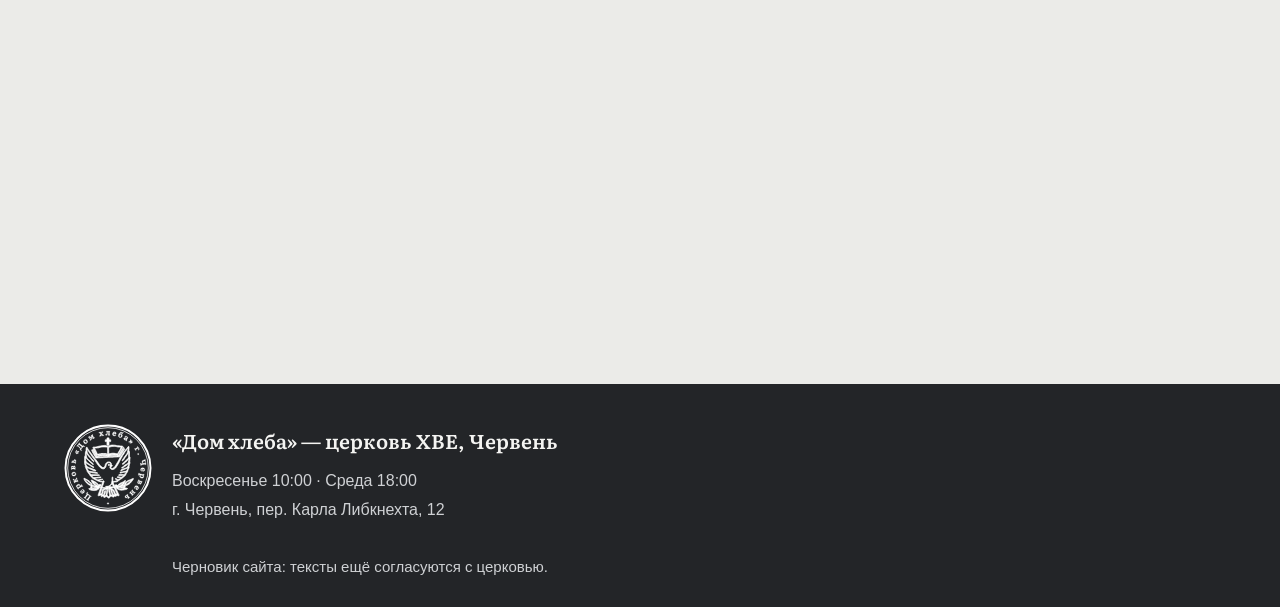
<file: about.html>
<!doctype html>
<html lang="ru">
<head>
  <meta charset="utf-8">
  <meta name="viewport" content="width=device-width, initial-scale=1">
  <meta http-equiv="Content-Security-Policy" content="default-src 'none'; script-src 'self'; style-src 'self'; img-src 'self' data: https://static-maps.yandex.ru; font-src 'self'; frame-src https://yandex.by https://yandex.ru; base-uri 'none'; form-action 'none'; object-src 'none'">
  <meta name="referrer" content="no-referrer">
  <title>О церкви — «Дом хлеба», церковь ХВЕ в Червене</title>
  <meta name="description" content="Церковь христиан веры евангельской «Дом хлеба» в Червене: кто мы, история церкви и фотографии.">
  <meta name="robots" content="noindex">
  <meta name="theme-color" content="#232528">
  <meta name="color-scheme" content="light">

  <meta property="og:type" content="website">
  <meta property="og:locale" content="ru_RU">
  <meta property="og:title" content="О церкви — «Дом хлеба», Червень">
  <meta property="og:description" content="Церковь христиан веры евангельской «Дом хлеба» в Червене: кто мы и история церкви.">

  <link rel="icon" type="image/png" sizes="32x32" href="assets/favicon-32.png">
  <link rel="icon" type="image/png" sizes="16x16" href="assets/favicon-16.png">
  <link rel="icon" type="image/png" sizes="192x192" href="assets/icon-192.png">
  <link rel="apple-touch-icon" href="assets/icon-180.png">

  <link rel="preload" href="assets/fonts/literata-600-cyrillic.woff2" as="font" type="font/woff2" crossorigin>
  <link rel="preload" href="assets/fonts/literata-600-latin.woff2" as="font" type="font/woff2" crossorigin>
  <link rel="stylesheet" href="styles.css">
  <script src="header.js" defer></script>
  <script src="motion.js" defer></script>
  <meta property="og:url" content="https://hailrake-maker.github.io/dom-hleba/about.html">
  <meta property="og:image" content="https://hailrake-maker.github.io/dom-hleba/assets/church-cherven.jpg">
</head>
<body>

<a class="skip-link" href="#main">Перейти к содержимому</a>

<header class="site-header">
  <div class="wrap site-header__inner">
    <a class="brand" href="index.html">
      <img class="brand__logo" src="assets/logo-dom-hleba-white.svg" alt="«Дом хлеба» · Червень" width="56" height="56">
    </a>
    <nav class="site-nav" aria-label="Разделы сайта">
      <ul>
        <li><a href="index.html#services">Служения</a></li>
        <li><a href="about.html" aria-current="page">О церкви</a></li>
        <li><a href="news.html">Новости</a></li>
      </ul>
    </nav>
  </div>
</header>

<main id="main">

  <section class="hero hero--page" aria-labelledby="page-title">
    <img class="hero__photo"
         src="assets/church-cherven.jpg"
         width="1280" height="960"
         fetchpriority="high"
         alt="Здание церкви «Дом хлеба» в Червене">
    <div class="wrap hero__text">
      <p class="hero__kicker">«Дом хлеба» · Червень</p>
      <h1 id="page-title">О церкви</h1>
    </div>
  </section>

  <section class="section" id="who" aria-labelledby="who-title">
    <div class="wrap section__grid">
      <h2 class="section__title" id="who-title">Кто мы</h2>
      <div class="prose">
        <p class="statement">Мы — церковь христиан веры евангельской «Дом хлеба» в&nbsp;Червене. Проповедуем Христа распятого, воскресшего и&nbsp;вновь грядущего.</p>
      </div>
    </div>
  </section>

  <section class="section section--sand" id="pastor" aria-labelledby="pastor-title">
    <div class="wrap section__grid">
      <h2 class="section__title" id="pastor-title">Пастор</h2>
      <div class="pastor">
        <div class="pastor__photo"><div class="gallery__ph">Фото пастора</div></div>
        <div class="pastor__body">
          <div class="draft-note">
            <p><strong>Здесь будет рассказ о&nbsp;пасторе:</strong> имя и&nbsp;как к&nbsp;нему обращаться, с&nbsp;какого года служит в&nbsp;церкви, несколько слов о&nbsp;себе и&nbsp;приглашение от&nbsp;него.</p>
            <p>Фото — только с&nbsp;его согласия. Телефон или Telegram — если он разрешит их указать.</p>
          </div>
        </div>
      </div>
    </div>
  </section>

  <section class="section" id="history" aria-labelledby="history-title">
    <div class="wrap section__grid">
      <h2 class="section__title" id="history-title">История церкви</h2>
      <div class="prose">
        <div class="draft-note">
          <p><strong>Здесь будет история церкви.</strong> Текст ещё не написан — его нужно получить от церкви.</p>
          <p>Что стоит рассказать: когда и&nbsp;как появилась община в&nbsp;Червене, когда построено или куплено здание, какие события были важными.</p>
        </div>
      </div>
    </div>
  </section>

  <section class="section section--sand" id="photos" aria-labelledby="photos-title">
    <div class="wrap section__grid">
      <h2 class="section__title" id="photos-title">Фотографии из&nbsp;прошлого</h2>
      <div>
        <div class="draft-note">
          <p><strong>Здесь будут старые фотографии</strong> с&nbsp;подписями: год и&nbsp;что на снимке. Ленту можно листать пальцем.</p>
        </div>
        <div class="gallery" role="region" aria-label="Фотографии из прошлого" tabindex="0">
          <figure class="gallery__item gallery__item--placeholder">
            <div class="gallery__ph">Фото</div>
            <figcaption>Год — что на снимке</figcaption>
          </figure>
          <figure class="gallery__item gallery__item--placeholder">
            <div class="gallery__ph">Фото</div>
            <figcaption>Год — что на снимке</figcaption>
          </figure>
          <figure class="gallery__item gallery__item--placeholder">
            <div class="gallery__ph">Фото</div>
            <figcaption>Год — что на снимке</figcaption>
          </figure>
        </div>
      </div>
    </div>
  </section>

</main>

<footer class="site-footer">
  <div class="wrap">
    <img class="site-footer__logo" src="assets/logo-dom-hleba-white.svg" alt="" width="88" height="88">
    <p class="site-footer__name">«Дом хлеба» — церковь ХВЕ, Червень</p>
    <p>Воскресенье 10:00 · Среда 18:00</p>
    <p>г.&nbsp;Червень, пер. Карла Либкнехта,&nbsp;12</p>
    <p class="site-footer__draft">Черновик сайта: тексты ещё согласуются с&nbsp;церковью.</p>
  </div>
</footer>

</body>
</html>
</file>
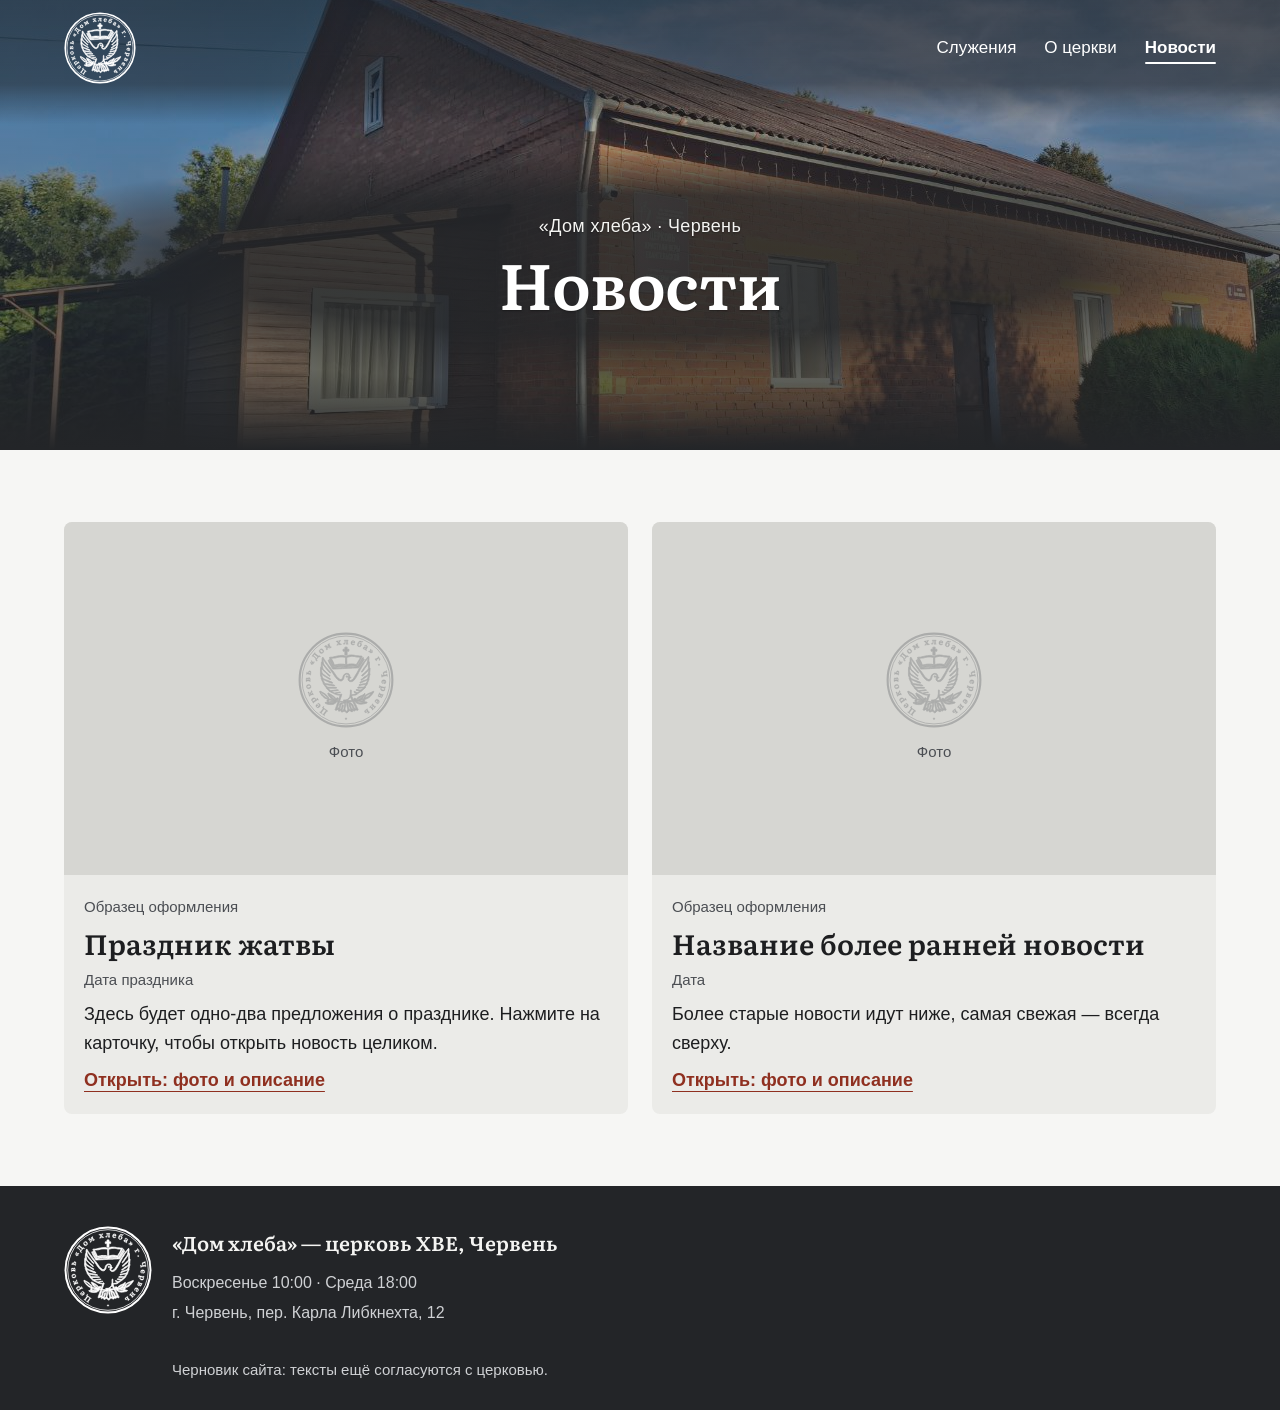
<file: news.html>
<!doctype html>
<html lang="ru">
<head>
  <meta charset="utf-8">
  <meta name="viewport" content="width=device-width, initial-scale=1">
  <meta http-equiv="Content-Security-Policy" content="default-src 'none'; script-src 'self'; style-src 'self'; img-src 'self' data: https://static-maps.yandex.ru; font-src 'self'; frame-src https://yandex.by https://yandex.ru; base-uri 'none'; form-action 'none'; object-src 'none'">
  <meta name="referrer" content="no-referrer">
  <title>Новости — «Дом хлеба», церковь ХВЕ в Червене</title>
  <meta name="description" content="Новости и события церкви христиан веры евангельской «Дом хлеба» в Червене.">
  <meta name="robots" content="noindex">
  <meta name="theme-color" content="#232528">
  <meta name="color-scheme" content="light">

  <meta property="og:type" content="website">
  <meta property="og:locale" content="ru_RU">
  <meta property="og:title" content="Новости — «Дом хлеба», Червень">
  <meta property="og:description" content="Новости и события церкви «Дом хлеба» в Червене.">

  <link rel="icon" type="image/png" sizes="32x32" href="assets/favicon-32.png">
  <link rel="icon" type="image/png" sizes="16x16" href="assets/favicon-16.png">
  <link rel="icon" type="image/png" sizes="192x192" href="assets/icon-192.png">
  <link rel="apple-touch-icon" href="assets/icon-180.png">

  <link rel="preload" href="assets/fonts/literata-600-cyrillic.woff2" as="font" type="font/woff2" crossorigin>
  <link rel="preload" href="assets/fonts/literata-600-latin.woff2" as="font" type="font/woff2" crossorigin>
  <link rel="stylesheet" href="styles.css">
  <script src="header.js" defer></script>
  <script src="motion.js" defer></script>
  <meta property="og:url" content="https://hailrake-maker.github.io/dom-hleba/news.html">
  <meta property="og:image" content="https://hailrake-maker.github.io/dom-hleba/assets/church-cherven.jpg">
</head>
<body>

<a class="skip-link" href="#main">Перейти к содержимому</a>

<header class="site-header">
  <div class="wrap site-header__inner">
    <a class="brand" href="index.html">
      <img class="brand__logo" src="assets/logo-dom-hleba-white.svg" alt="«Дом хлеба» · Червень" width="56" height="56">
    </a>
    <nav class="site-nav" aria-label="Разделы сайта">
      <ul>
        <li><a href="index.html#services">Служения</a></li>
        <li><a href="about.html">О церкви</a></li>
        <li><a href="news.html" aria-current="page">Новости</a></li>
      </ul>
    </nav>
  </div>
</header>

<main id="main">

  <section class="hero hero--page" aria-labelledby="page-title">
    <img class="hero__photo"
         src="assets/church-cherven.jpg"
         width="1280" height="960"
         fetchpriority="high"
         alt="Здание церкви «Дом хлеба» в Червене">
    <div class="wrap hero__text">
      <p class="hero__kicker">«Дом хлеба» · Червень</p>
      <h1 id="page-title">Новости</h1>
    </div>
  </section>

  <section class="section" aria-label="Лента новостей">
    <div class="wrap">
      <div class="feed">

        <article class="post-card post-card--sample">
          <div class="post-card__media">
            <div class="gallery__ph">Фото</div>
          </div>
          <div class="post-card__body">
            <p class="post-card__label">Образец оформления</p>
            <h2 class="post-card__title"><a href="news/harvest.html">Праздник жатвы</a></h2>
            <p class="post-card__date">Дата праздника</p>
            <p class="post-card__excerpt">Здесь будет одно-два предложения о&nbsp;празднике. Нажмите на карточку, чтобы открыть новость целиком.</p>
            <p class="post-card__more" aria-hidden="true">Открыть: фото и описание</p>
          </div>
        </article>

        <article class="post-card post-card--sample">
          <div class="post-card__media">
            <div class="gallery__ph">Фото</div>
          </div>
          <div class="post-card__body">
            <p class="post-card__label">Образец оформления</p>
            <h2 class="post-card__title"><a href="news/sample.html">Название более ранней новости</a></h2>
            <p class="post-card__date">Дата</p>
            <p class="post-card__excerpt">Более старые новости идут ниже, самая свежая — всегда сверху.</p>
            <p class="post-card__more" aria-hidden="true">Открыть: фото и описание</p>
          </div>
        </article>

      </div>
    </div>
  </section>

</main>

<footer class="site-footer">
  <div class="wrap">
    <img class="site-footer__logo" src="assets/logo-dom-hleba-white.svg" alt="" width="88" height="88">
    <p class="site-footer__name">«Дом хлеба» — церковь ХВЕ, Червень</p>
    <p>Воскресенье 10:00 · Среда 18:00</p>
    <p>г.&nbsp;Червень, пер. Карла Либкнехта,&nbsp;12</p>
    <p class="site-footer__draft">Черновик сайта: тексты ещё согласуются с&nbsp;церковью.</p>
  </div>
</footer>

</body>
</html>
</file>
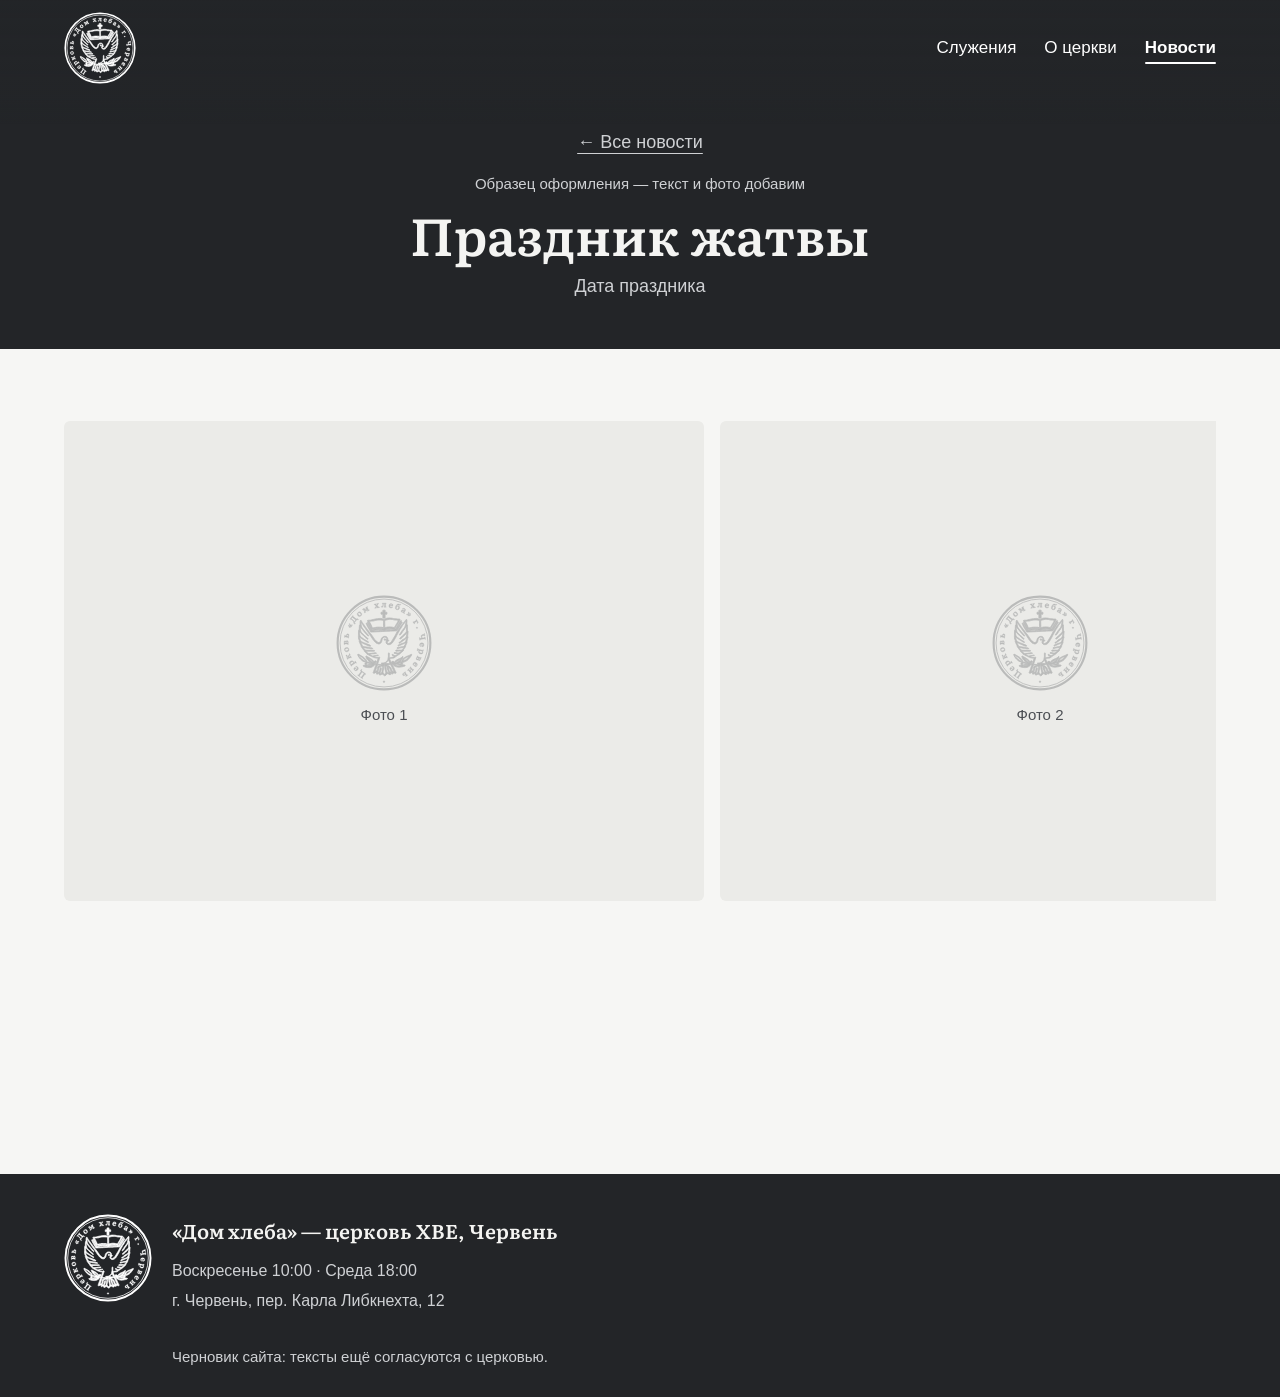
<file: news/harvest.html>
<!doctype html>
<html lang="ru">
<head>
  <meta charset="utf-8">
  <meta name="viewport" content="width=device-width, initial-scale=1">
  <meta http-equiv="Content-Security-Policy" content="default-src 'none'; script-src 'self'; style-src 'self'; img-src 'self' data: https://static-maps.yandex.ru; font-src 'self'; frame-src https://yandex.by https://yandex.ru; base-uri 'none'; form-action 'none'; object-src 'none'">
  <meta name="referrer" content="no-referrer">
  <title>Праздник жатвы — новости «Дом хлеба», Червень</title>
  <meta name="description" content="Праздник жатвы в церкви «Дом хлеба» в Червене: фотографии и рассказ.">
  <meta name="robots" content="noindex">
  <meta name="theme-color" content="#232528">
  <meta name="color-scheme" content="light">

  <meta property="og:type" content="article">
  <meta property="og:locale" content="ru_RU">
  <meta property="og:title" content="Праздник жатвы — «Дом хлеба», Червень">
  <meta property="og:description" content="Фотографии и рассказ о празднике жатвы.">

  <link rel="icon" type="image/png" sizes="32x32" href="../assets/favicon-32.png">
  <link rel="icon" type="image/png" sizes="16x16" href="../assets/favicon-16.png">
  <link rel="icon" type="image/png" sizes="192x192" href="../assets/icon-192.png">
  <link rel="apple-touch-icon" href="../assets/icon-180.png">

  <link rel="preload" href="../assets/fonts/literata-600-cyrillic.woff2" as="font" type="font/woff2" crossorigin>
  <link rel="preload" href="../assets/fonts/literata-600-latin.woff2" as="font" type="font/woff2" crossorigin>
  <link rel="stylesheet" href="../styles.css">
  <script src="../header.js" defer></script>
  <script src="../motion.js" defer></script>
  <meta property="og:url" content="https://hailrake-maker.github.io/dom-hleba/news/harvest.html">
  <meta property="og:image" content="https://hailrake-maker.github.io/dom-hleba/assets/church-cherven.jpg">
</head>
<body>

<a class="skip-link" href="#main">Перейти к содержимому</a>

<header class="site-header">
  <div class="wrap site-header__inner">
    <a class="brand" href="../index.html">
      <img class="brand__logo" src="../assets/logo-dom-hleba-white.svg" alt="«Дом хлеба» · Червень" width="56" height="56">
    </a>
    <nav class="site-nav" aria-label="Разделы сайта">
      <ul>
        <li><a href="../index.html#services">Служения</a></li>
        <li><a href="../about.html">О церкви</a></li>
        <li><a href="../news.html" aria-current="page">Новости</a></li>
      </ul>
    </nav>
  </div>
</header>

<main id="main">

  <section class="post-hero" aria-labelledby="post-title">
    <div class="wrap">
      <a class="back-link" href="../news.html">← Все новости</a>
      <p class="post-hero__label">Образец оформления — текст и&nbsp;фото добавим</p>
      <h1 id="post-title">Праздник жатвы</h1>
      <p class="post-hero__date">Дата праздника</p>
    </div>
  </section>

  <article class="section post" aria-labelledby="post-title">
    <div class="wrap post__body">

      <div class="gallery gallery--post" role="region" aria-label="Фотографии новости" tabindex="0">
        <figure class="gallery__item gallery__item--placeholder"><div class="gallery__ph">Фото 1</div></figure>
        <figure class="gallery__item gallery__item--placeholder"><div class="gallery__ph">Фото 2</div></figure>
        <figure class="gallery__item gallery__item--placeholder"><div class="gallery__ph">Фото 3</div></figure>
        <figure class="gallery__item gallery__item--placeholder"><div class="gallery__ph">Фото 4</div></figure>
      </div>

      <div class="prose">
        <div class="draft-note">
          <p><strong>Здесь будет описание праздника.</strong> Как он прошёл, кто участвовал, чем запомнился — несколько абзацев.</p>
        </div>
      </div>

      <p><a class="more-link" href="../news.html">← Все новости</a></p>

    </div>
  </article>

</main>

<footer class="site-footer">
  <div class="wrap">
    <img class="site-footer__logo" src="../assets/logo-dom-hleba-white.svg" alt="" width="88" height="88">
    <p class="site-footer__name">«Дом хлеба» — церковь ХВЕ, Червень</p>
    <p>Воскресенье 10:00 · Среда 18:00</p>
    <p>г.&nbsp;Червень, пер. Карла Либкнехта,&nbsp;12</p>
    <p class="site-footer__draft">Черновик сайта: тексты ещё согласуются с&nbsp;церковью.</p>
  </div>
</footer>

</body>
</html>
</file>
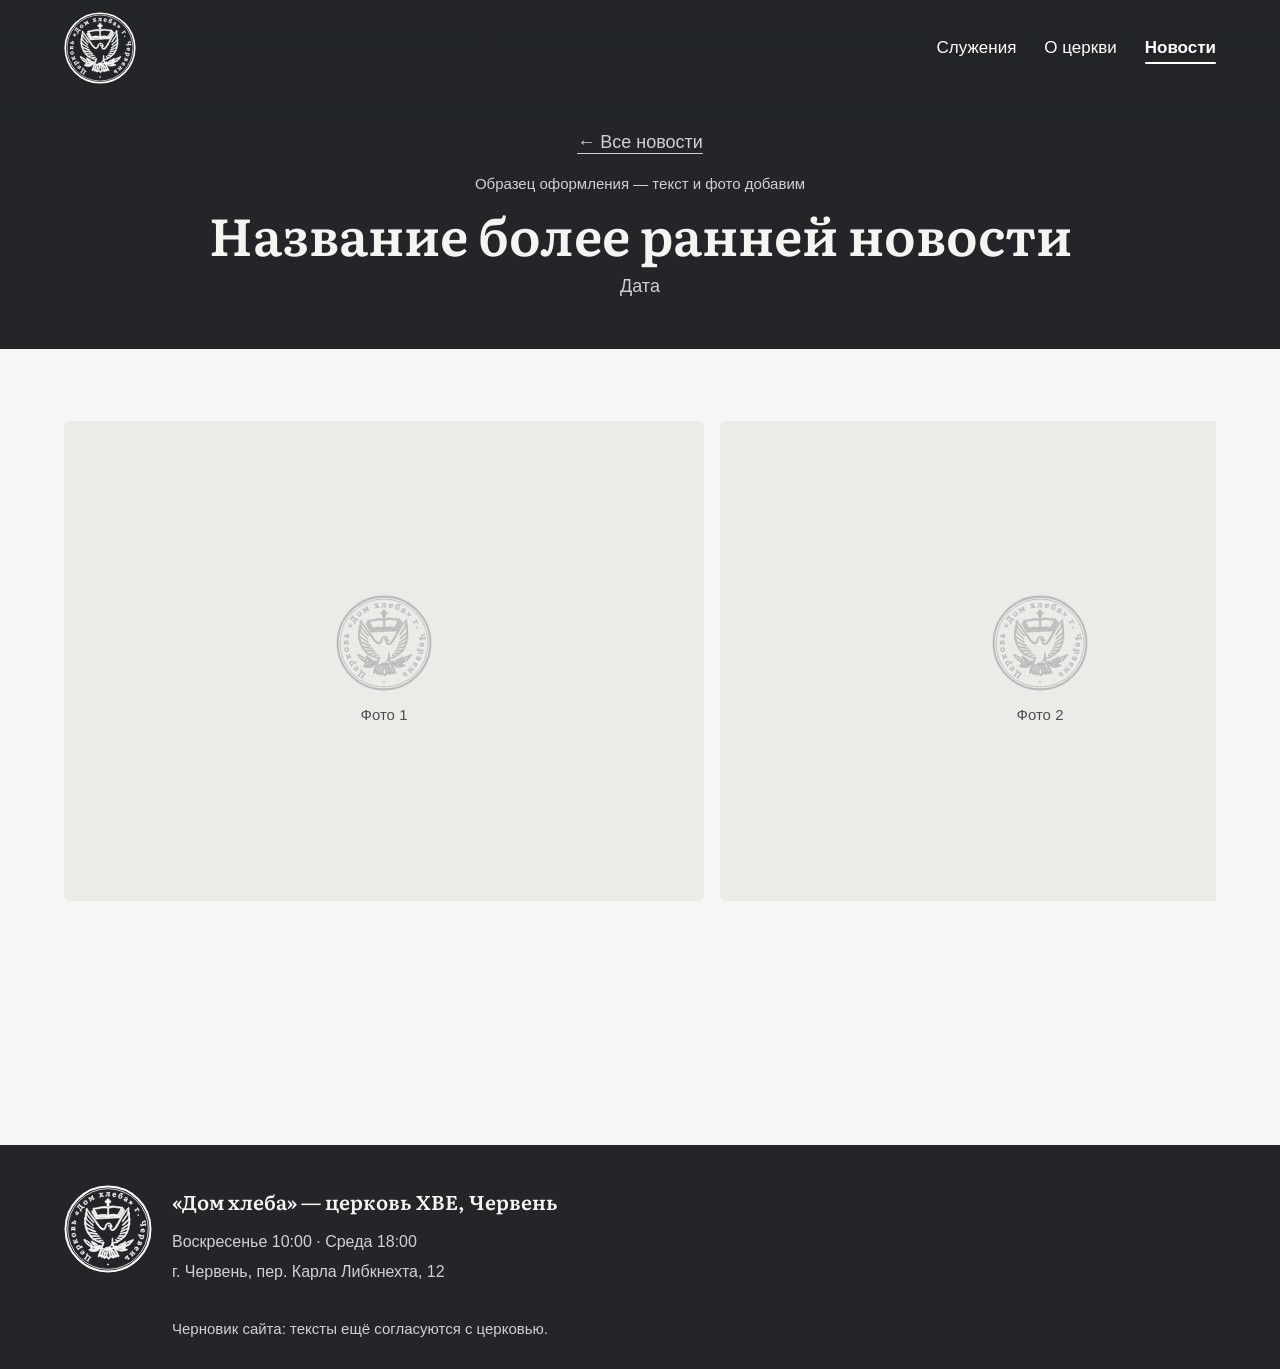
<file: news/sample.html>
<!doctype html>
<html lang="ru">
<head>
  <meta charset="utf-8">
  <meta name="viewport" content="width=device-width, initial-scale=1">
  <meta http-equiv="Content-Security-Policy" content="default-src 'none'; script-src 'self'; style-src 'self'; img-src 'self' data: https://static-maps.yandex.ru; font-src 'self'; frame-src https://yandex.by https://yandex.ru; base-uri 'none'; form-action 'none'; object-src 'none'">
  <meta name="referrer" content="no-referrer">
  <title>Образец новости — «Дом хлеба», Червень</title>
  <meta name="description" content="Образец страницы новости церкви «Дом хлеба» в Червене.">
  <meta name="robots" content="noindex">
  <meta name="theme-color" content="#232528">
  <meta name="color-scheme" content="light">

  <link rel="icon" type="image/png" sizes="32x32" href="../assets/favicon-32.png">
  <link rel="icon" type="image/png" sizes="16x16" href="../assets/favicon-16.png">
  <link rel="icon" type="image/png" sizes="192x192" href="../assets/icon-192.png">
  <link rel="apple-touch-icon" href="../assets/icon-180.png">

  <link rel="preload" href="../assets/fonts/literata-600-cyrillic.woff2" as="font" type="font/woff2" crossorigin>
  <link rel="preload" href="../assets/fonts/literata-600-latin.woff2" as="font" type="font/woff2" crossorigin>
  <link rel="stylesheet" href="../styles.css">
  <script src="../header.js" defer></script>
  <script src="../motion.js" defer></script>
  <meta property="og:url" content="https://hailrake-maker.github.io/dom-hleba/news/sample.html">
  <meta property="og:image" content="https://hailrake-maker.github.io/dom-hleba/assets/church-cherven.jpg">
</head>
<body>

<a class="skip-link" href="#main">Перейти к содержимому</a>

<header class="site-header">
  <div class="wrap site-header__inner">
    <a class="brand" href="../index.html">
      <img class="brand__logo" src="../assets/logo-dom-hleba-white.svg" alt="«Дом хлеба» · Червень" width="56" height="56">
    </a>
    <nav class="site-nav" aria-label="Разделы сайта">
      <ul>
        <li><a href="../index.html#services">Служения</a></li>
        <li><a href="../about.html">О церкви</a></li>
        <li><a href="../news.html" aria-current="page">Новости</a></li>
      </ul>
    </nav>
  </div>
</header>

<main id="main">

  <section class="post-hero" aria-labelledby="post-title">
    <div class="wrap">
      <a class="back-link" href="../news.html">← Все новости</a>
      <p class="post-hero__label">Образец оформления — текст и&nbsp;фото добавим</p>
      <h1 id="post-title">Название более ранней новости</h1>
      <p class="post-hero__date">Дата</p>
    </div>
  </section>

  <article class="section post" aria-labelledby="post-title">
    <div class="wrap post__body">
      <div class="gallery gallery--post" role="region" aria-label="Фотографии новости" tabindex="0">
        <figure class="gallery__item gallery__item--placeholder"><div class="gallery__ph">Фото 1</div></figure>
        <figure class="gallery__item gallery__item--placeholder"><div class="gallery__ph">Фото 2</div></figure>
        <figure class="gallery__item gallery__item--placeholder"><div class="gallery__ph">Фото 3</div></figure>
      </div>

      <div class="prose">
        <div class="draft-note">
          <p><strong>Здесь будет описание события</strong> — несколько абзацев.</p>
        </div>
      </div>

      <p><a class="more-link" href="../news.html">← Все новости</a></p>
    </div>
  </article>

</main>

<footer class="site-footer">
  <div class="wrap">
    <img class="site-footer__logo" src="../assets/logo-dom-hleba-white.svg" alt="" width="88" height="88">
    <p class="site-footer__name">«Дом хлеба» — церковь ХВЕ, Червень</p>
    <p>Воскресенье 10:00 · Среда 18:00</p>
    <p>г.&nbsp;Червень, пер. Карла Либкнехта,&nbsp;12</p>
    <p class="site-footer__draft">Черновик сайта: тексты ещё согласуются с&nbsp;церковью.</p>
  </div>
</footer>

</body>
</html>
</file>
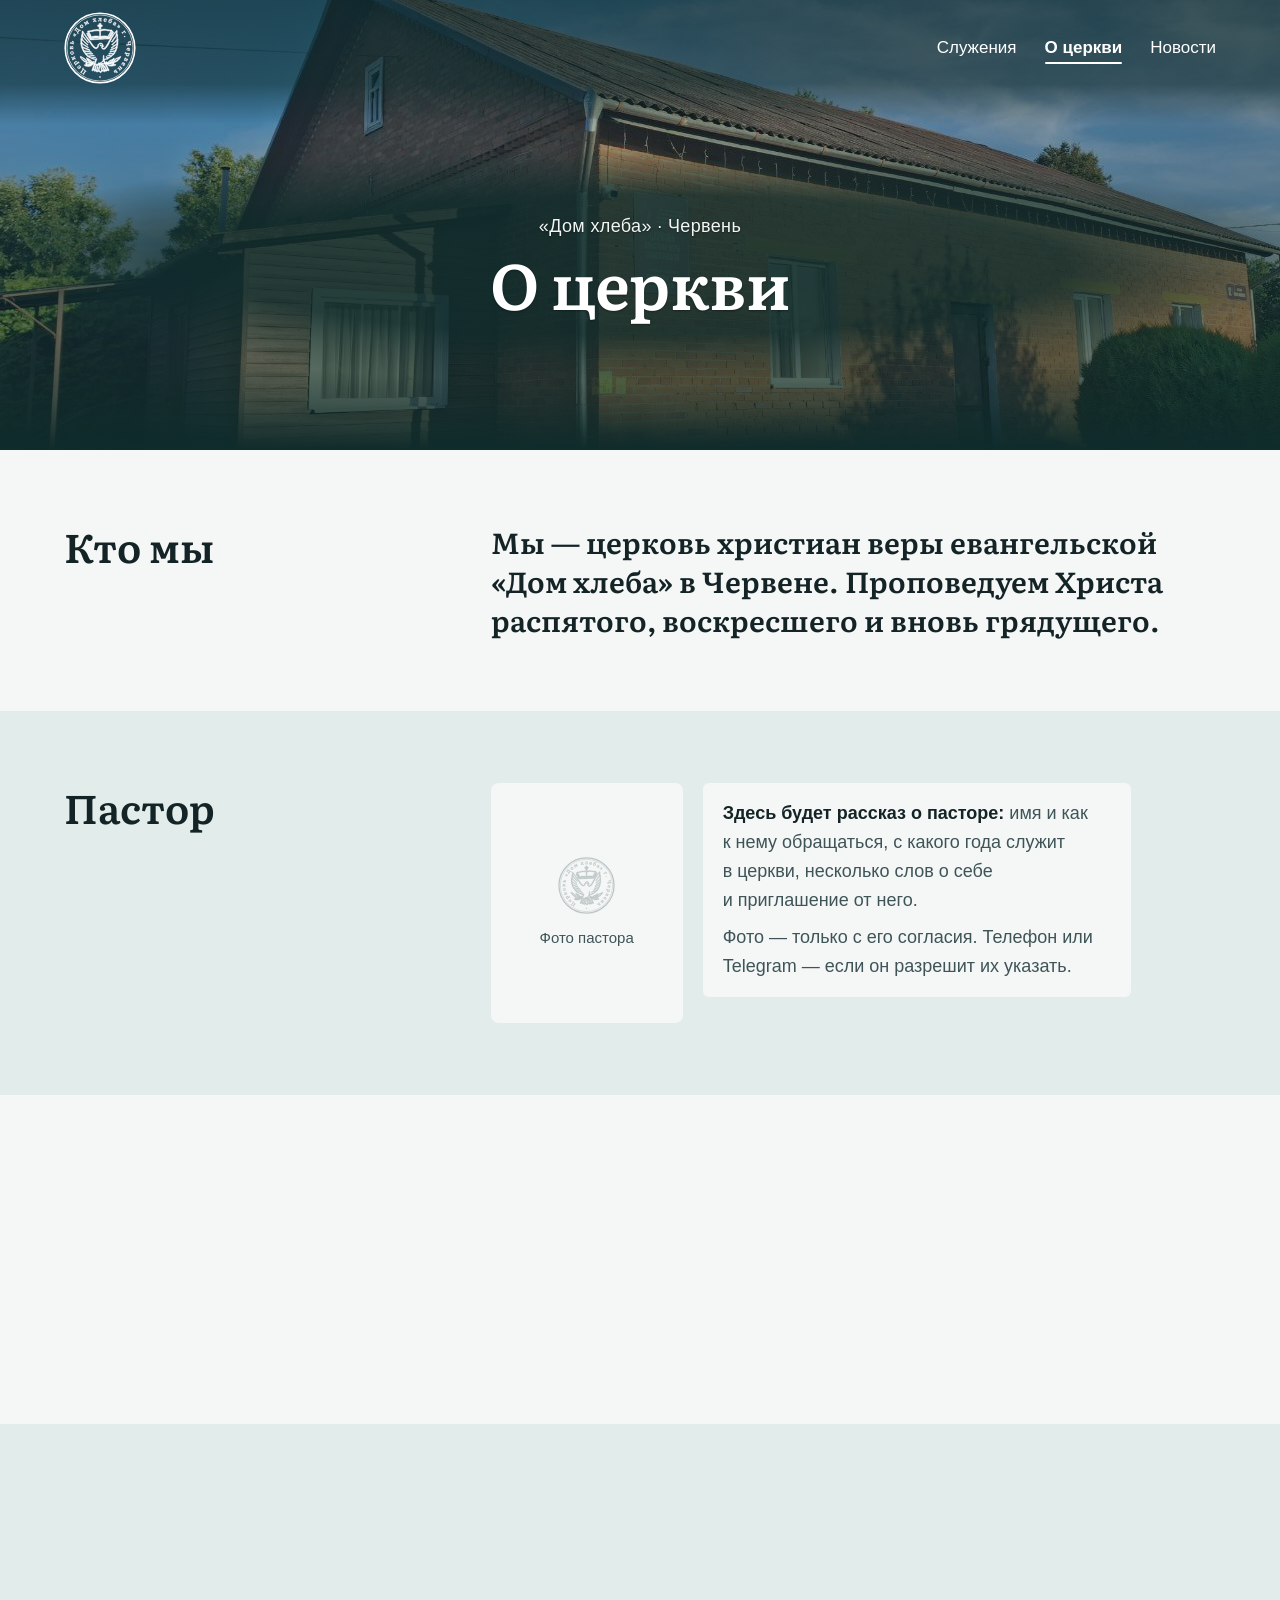
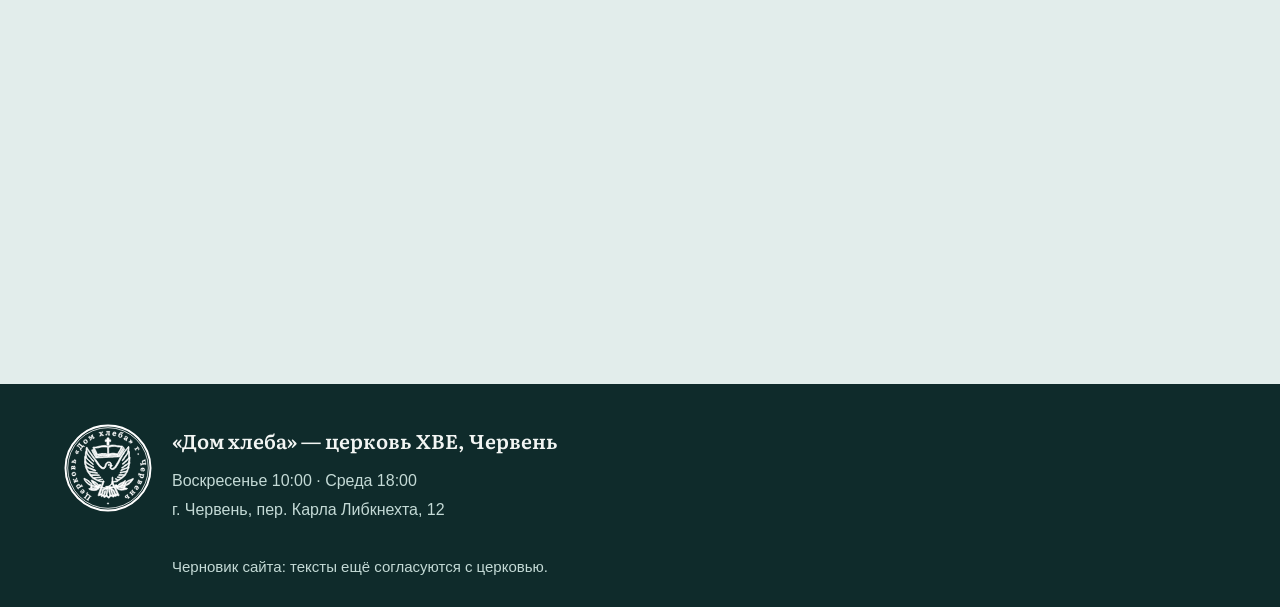
<file: volna/about.html>
<!doctype html>
<html lang="ru">
<head>
  <meta charset="utf-8">
  <meta name="viewport" content="width=device-width, initial-scale=1">
  <meta http-equiv="Content-Security-Policy" content="default-src 'none'; script-src 'self'; style-src 'self'; img-src 'self' data: https://static-maps.yandex.ru; font-src 'self'; frame-src https://yandex.by https://yandex.ru; base-uri 'none'; form-action 'none'; object-src 'none'">
  <meta name="referrer" content="no-referrer">
  <title>О церкви — «Дом хлеба», церковь ХВЕ в Червене</title>
  <meta name="description" content="Церковь христиан веры евангельской «Дом хлеба» в Червене: кто мы, история церкви и фотографии.">
  <meta name="robots" content="noindex">
  <meta name="theme-color" content="#0f2b2b">
  <meta name="color-scheme" content="light">

  <meta property="og:type" content="website">
  <meta property="og:locale" content="ru_RU">
  <meta property="og:title" content="О церкви — «Дом хлеба», Червень">
  <meta property="og:description" content="Церковь христиан веры евангельской «Дом хлеба» в Червене: кто мы и история церкви.">

  <link rel="icon" type="image/png" sizes="32x32" href="assets/favicon-32.png">
  <link rel="icon" type="image/png" sizes="16x16" href="assets/favicon-16.png">
  <link rel="icon" type="image/png" sizes="192x192" href="assets/icon-192.png">
  <link rel="apple-touch-icon" href="assets/icon-180.png">

  <link rel="preload" href="assets/fonts/literata-600-cyrillic.woff2" as="font" type="font/woff2" crossorigin>
  <link rel="preload" href="assets/fonts/literata-600-latin.woff2" as="font" type="font/woff2" crossorigin>
  <link rel="stylesheet" href="styles.css">
  <script src="header.js" defer></script>
  <script src="motion.js" defer></script>
  <meta property="og:url" content="https://hailrake-maker.github.io/dom-hleba/volna/about.html">
  <meta property="og:image" content="https://hailrake-maker.github.io/dom-hleba/volna/assets/church-cherven.jpg">
</head>
<body>

<a class="skip-link" href="#main">Перейти к содержимому</a>

<header class="site-header">
  <div class="wrap site-header__inner">
    <a class="brand" href="index.html">
      <img class="brand__logo" src="assets/logo-dom-hleba-white.svg" alt="«Дом хлеба» · Червень" width="56" height="56">
    </a>
    <nav class="site-nav" aria-label="Разделы сайта">
      <ul>
        <li><a href="index.html#services">Служения</a></li>
        <li><a href="about.html" aria-current="page">О церкви</a></li>
        <li><a href="news.html">Новости</a></li>
      </ul>
    </nav>
  </div>
</header>

<main id="main">

  <section class="hero hero--page" aria-labelledby="page-title">
    <img class="hero__photo"
         src="assets/church-cherven.jpg"
         width="1280" height="960"
         fetchpriority="high"
         alt="Здание церкви «Дом хлеба» в Червене">
    <div class="wrap hero__text">
      <p class="hero__kicker">«Дом хлеба» · Червень</p>
      <h1 id="page-title">О церкви</h1>
    </div>
  </section>

  <section class="section" id="who" aria-labelledby="who-title">
    <div class="wrap section__grid">
      <h2 class="section__title" id="who-title">Кто мы</h2>
      <div class="prose">
        <p class="statement">Мы — церковь христиан веры евангельской «Дом хлеба» в&nbsp;Червене. Проповедуем Христа распятого, воскресшего и&nbsp;вновь грядущего.</p>
      </div>
    </div>
  </section>

  <section class="section section--sand" id="pastor" aria-labelledby="pastor-title">
    <div class="wrap section__grid">
      <h2 class="section__title" id="pastor-title">Пастор</h2>
      <div class="pastor">
        <div class="pastor__photo"><div class="gallery__ph">Фото пастора</div></div>
        <div class="pastor__body">
          <div class="draft-note">
            <p><strong>Здесь будет рассказ о&nbsp;пасторе:</strong> имя и&nbsp;как к&nbsp;нему обращаться, с&nbsp;какого года служит в&nbsp;церкви, несколько слов о&nbsp;себе и&nbsp;приглашение от&nbsp;него.</p>
            <p>Фото — только с&nbsp;его согласия. Телефон или Telegram — если он разрешит их указать.</p>
          </div>
        </div>
      </div>
    </div>
  </section>

  <section class="section" id="history" aria-labelledby="history-title">
    <div class="wrap section__grid">
      <h2 class="section__title" id="history-title">История церкви</h2>
      <div class="prose">
        <div class="draft-note">
          <p><strong>Здесь будет история церкви.</strong> Текст ещё не написан — его нужно получить от церкви.</p>
          <p>Что стоит рассказать: когда и&nbsp;как появилась община в&nbsp;Червене, когда построено или куплено здание, какие события были важными.</p>
        </div>
      </div>
    </div>
  </section>

  <section class="section section--sand" id="photos" aria-labelledby="photos-title">
    <div class="wrap section__grid">
      <h2 class="section__title" id="photos-title">Фотографии из&nbsp;прошлого</h2>
      <div>
        <div class="draft-note">
          <p><strong>Здесь будут старые фотографии</strong> с&nbsp;подписями: год и&nbsp;что на снимке. Ленту можно листать пальцем.</p>
        </div>
        <div class="gallery" role="region" aria-label="Фотографии из прошлого" tabindex="0">
          <figure class="gallery__item gallery__item--placeholder">
            <div class="gallery__ph">Фото</div>
            <figcaption>Год — что на снимке</figcaption>
          </figure>
          <figure class="gallery__item gallery__item--placeholder">
            <div class="gallery__ph">Фото</div>
            <figcaption>Год — что на снимке</figcaption>
          </figure>
          <figure class="gallery__item gallery__item--placeholder">
            <div class="gallery__ph">Фото</div>
            <figcaption>Год — что на снимке</figcaption>
          </figure>
        </div>
      </div>
    </div>
  </section>

</main>

<footer class="site-footer">
  <div class="wrap">
    <img class="site-footer__logo" src="assets/logo-dom-hleba-white.svg" alt="" width="88" height="88">
    <p class="site-footer__name">«Дом хлеба» — церковь ХВЕ, Червень</p>
    <p>Воскресенье 10:00 · Среда 18:00</p>
    <p>г.&nbsp;Червень, пер. Карла Либкнехта,&nbsp;12</p>
    <p class="site-footer__draft">Черновик сайта: тексты ещё согласуются с&nbsp;церковью.</p>
  </div>
</footer>

</body>
</html>
</file>
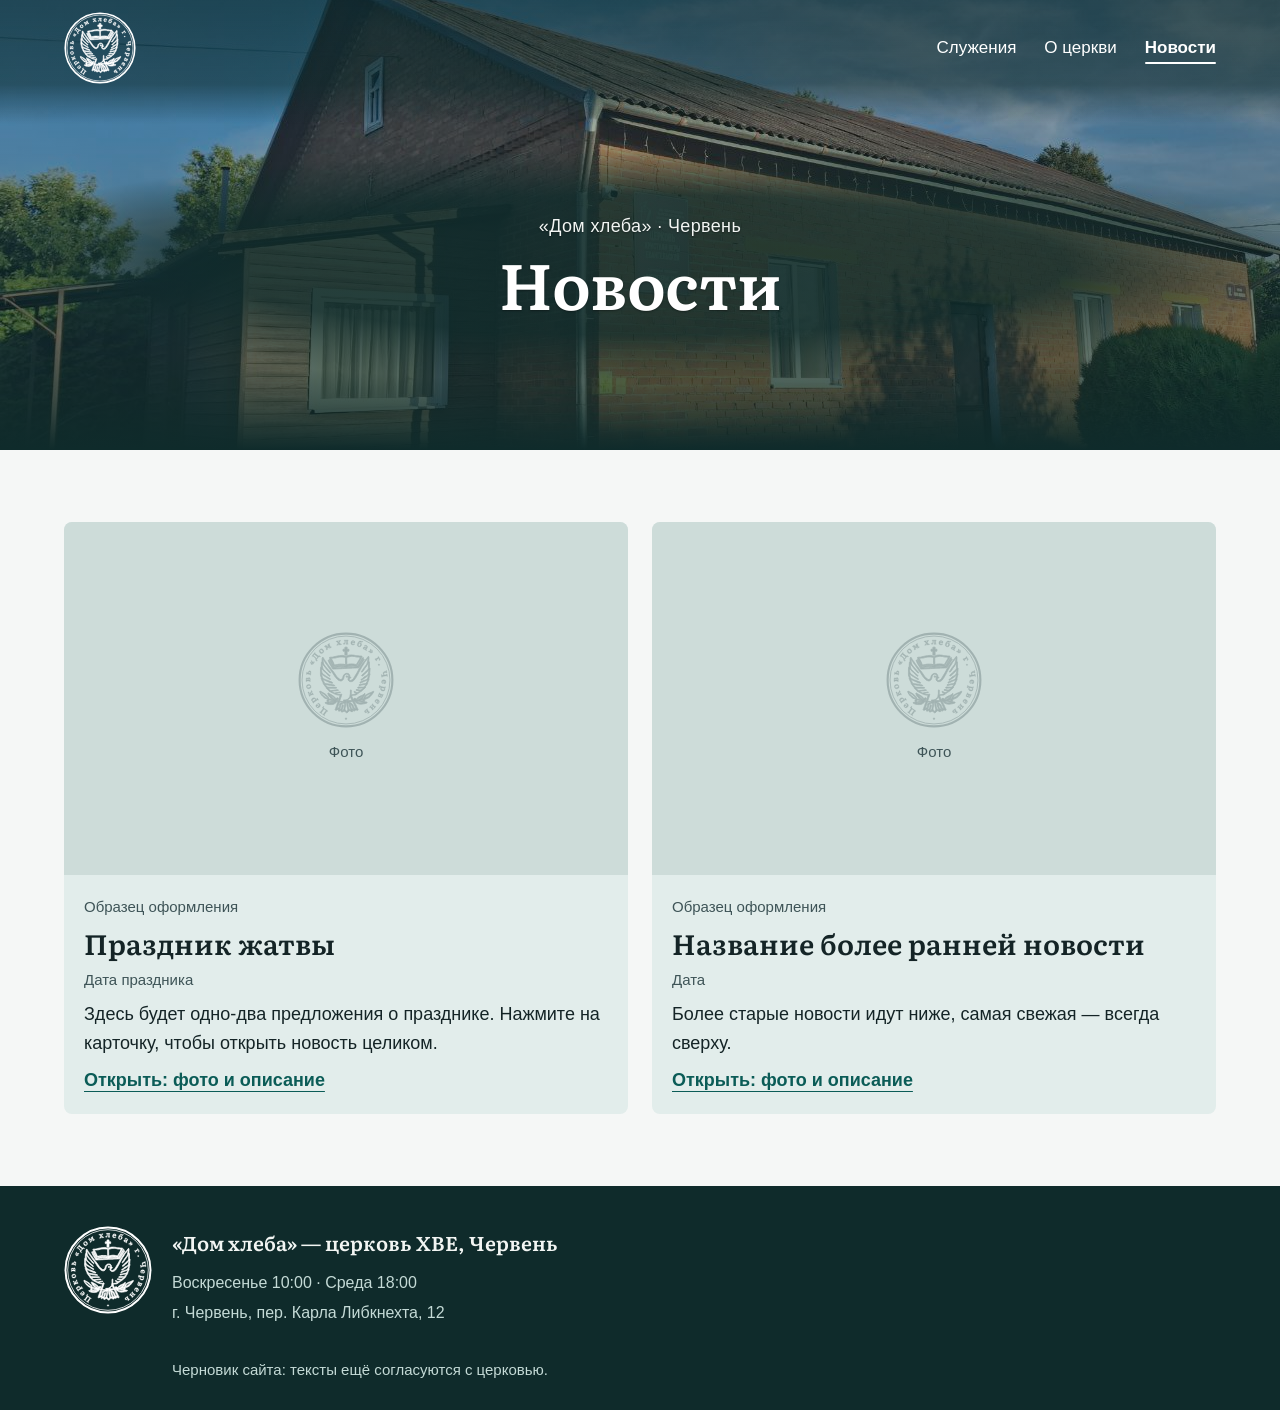
<file: volna/news.html>
<!doctype html>
<html lang="ru">
<head>
  <meta charset="utf-8">
  <meta name="viewport" content="width=device-width, initial-scale=1">
  <meta http-equiv="Content-Security-Policy" content="default-src 'none'; script-src 'self'; style-src 'self'; img-src 'self' data: https://static-maps.yandex.ru; font-src 'self'; frame-src https://yandex.by https://yandex.ru; base-uri 'none'; form-action 'none'; object-src 'none'">
  <meta name="referrer" content="no-referrer">
  <title>Новости — «Дом хлеба», церковь ХВЕ в Червене</title>
  <meta name="description" content="Новости и события церкви христиан веры евангельской «Дом хлеба» в Червене.">
  <meta name="robots" content="noindex">
  <meta name="theme-color" content="#0f2b2b">
  <meta name="color-scheme" content="light">

  <meta property="og:type" content="website">
  <meta property="og:locale" content="ru_RU">
  <meta property="og:title" content="Новости — «Дом хлеба», Червень">
  <meta property="og:description" content="Новости и события церкви «Дом хлеба» в Червене.">

  <link rel="icon" type="image/png" sizes="32x32" href="assets/favicon-32.png">
  <link rel="icon" type="image/png" sizes="16x16" href="assets/favicon-16.png">
  <link rel="icon" type="image/png" sizes="192x192" href="assets/icon-192.png">
  <link rel="apple-touch-icon" href="assets/icon-180.png">

  <link rel="preload" href="assets/fonts/literata-600-cyrillic.woff2" as="font" type="font/woff2" crossorigin>
  <link rel="preload" href="assets/fonts/literata-600-latin.woff2" as="font" type="font/woff2" crossorigin>
  <link rel="stylesheet" href="styles.css">
  <script src="header.js" defer></script>
  <script src="motion.js" defer></script>
  <meta property="og:url" content="https://hailrake-maker.github.io/dom-hleba/volna/news.html">
  <meta property="og:image" content="https://hailrake-maker.github.io/dom-hleba/volna/assets/church-cherven.jpg">
</head>
<body>

<a class="skip-link" href="#main">Перейти к содержимому</a>

<header class="site-header">
  <div class="wrap site-header__inner">
    <a class="brand" href="index.html">
      <img class="brand__logo" src="assets/logo-dom-hleba-white.svg" alt="«Дом хлеба» · Червень" width="56" height="56">
    </a>
    <nav class="site-nav" aria-label="Разделы сайта">
      <ul>
        <li><a href="index.html#services">Служения</a></li>
        <li><a href="about.html">О церкви</a></li>
        <li><a href="news.html" aria-current="page">Новости</a></li>
      </ul>
    </nav>
  </div>
</header>

<main id="main">

  <section class="hero hero--page" aria-labelledby="page-title">
    <img class="hero__photo"
         src="assets/church-cherven.jpg"
         width="1280" height="960"
         fetchpriority="high"
         alt="Здание церкви «Дом хлеба» в Червене">
    <div class="wrap hero__text">
      <p class="hero__kicker">«Дом хлеба» · Червень</p>
      <h1 id="page-title">Новости</h1>
    </div>
  </section>

  <section class="section" aria-label="Лента новостей">
    <div class="wrap">
      <div class="feed">

        <article class="post-card post-card--sample">
          <div class="post-card__media">
            <div class="gallery__ph">Фото</div>
          </div>
          <div class="post-card__body">
            <p class="post-card__label">Образец оформления</p>
            <h2 class="post-card__title"><a href="news/harvest.html">Праздник жатвы</a></h2>
            <p class="post-card__date">Дата праздника</p>
            <p class="post-card__excerpt">Здесь будет одно-два предложения о&nbsp;празднике. Нажмите на карточку, чтобы открыть новость целиком.</p>
            <p class="post-card__more" aria-hidden="true">Открыть: фото и описание</p>
          </div>
        </article>

        <article class="post-card post-card--sample">
          <div class="post-card__media">
            <div class="gallery__ph">Фото</div>
          </div>
          <div class="post-card__body">
            <p class="post-card__label">Образец оформления</p>
            <h2 class="post-card__title"><a href="news/sample.html">Название более ранней новости</a></h2>
            <p class="post-card__date">Дата</p>
            <p class="post-card__excerpt">Более старые новости идут ниже, самая свежая — всегда сверху.</p>
            <p class="post-card__more" aria-hidden="true">Открыть: фото и описание</p>
          </div>
        </article>

      </div>
    </div>
  </section>

</main>

<footer class="site-footer">
  <div class="wrap">
    <img class="site-footer__logo" src="assets/logo-dom-hleba-white.svg" alt="" width="88" height="88">
    <p class="site-footer__name">«Дом хлеба» — церковь ХВЕ, Червень</p>
    <p>Воскресенье 10:00 · Среда 18:00</p>
    <p>г.&nbsp;Червень, пер. Карла Либкнехта,&nbsp;12</p>
    <p class="site-footer__draft">Черновик сайта: тексты ещё согласуются с&nbsp;церковью.</p>
  </div>
</footer>

</body>
</html>
</file>
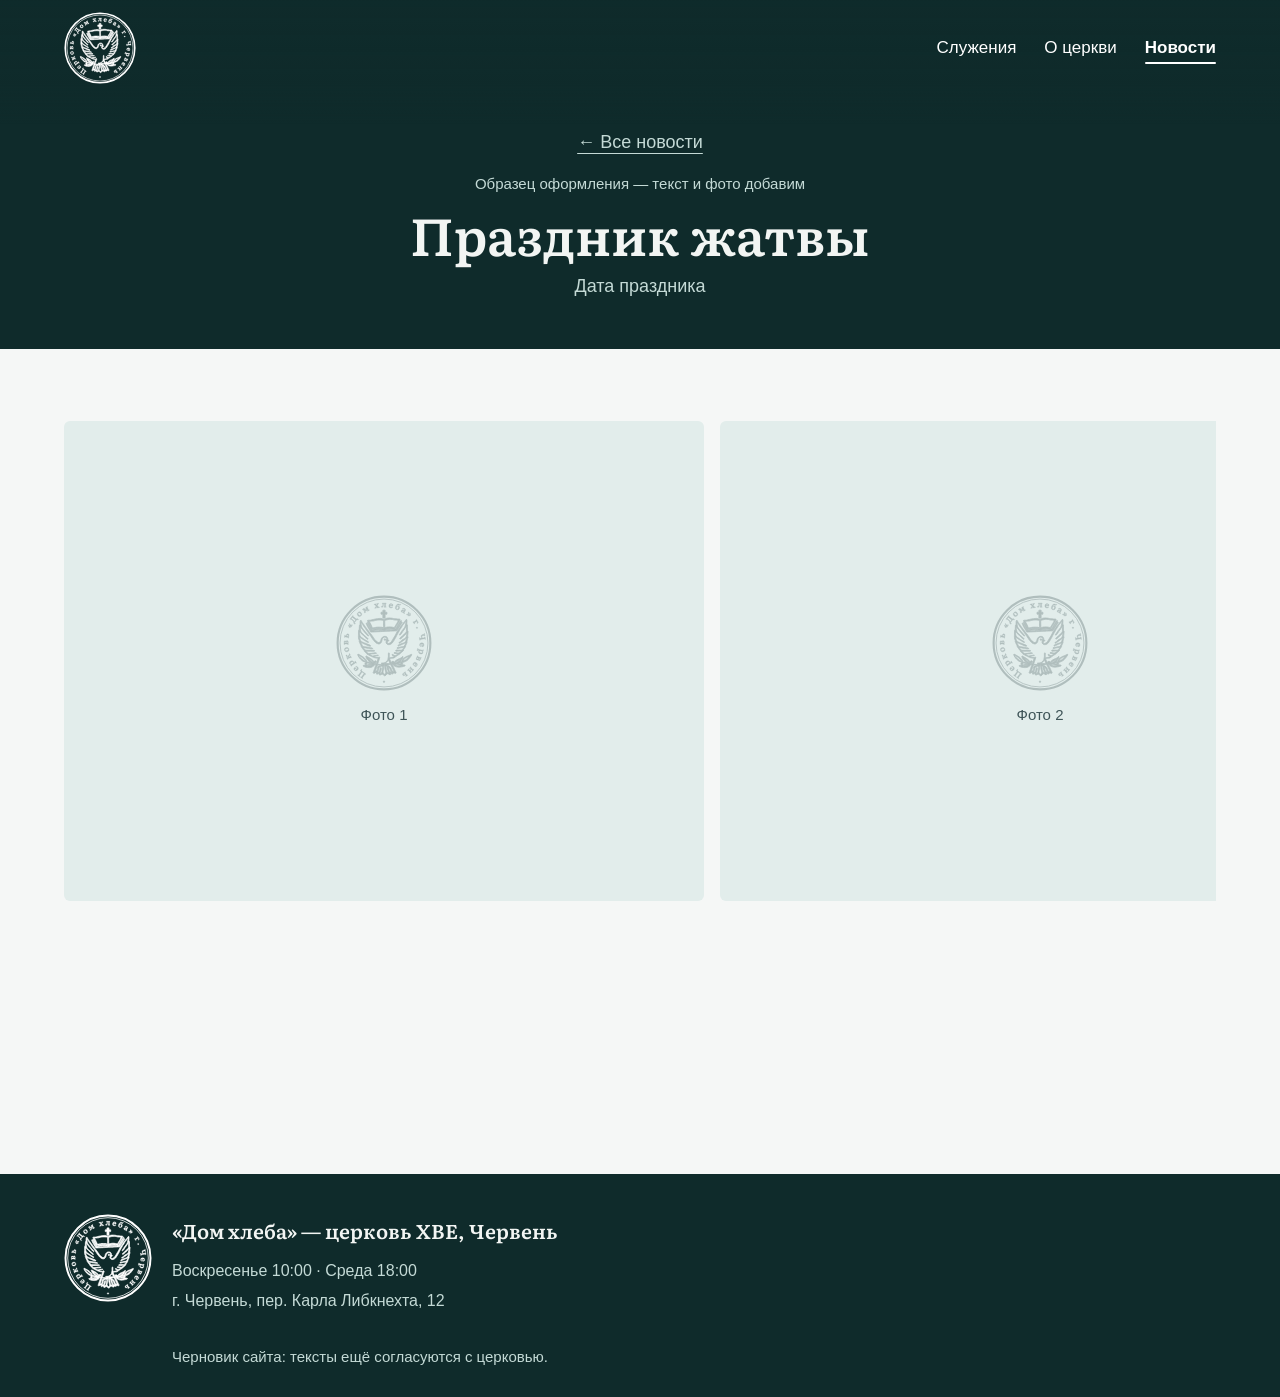
<file: volna/news/harvest.html>
<!doctype html>
<html lang="ru">
<head>
  <meta charset="utf-8">
  <meta name="viewport" content="width=device-width, initial-scale=1">
  <meta http-equiv="Content-Security-Policy" content="default-src 'none'; script-src 'self'; style-src 'self'; img-src 'self' data: https://static-maps.yandex.ru; font-src 'self'; frame-src https://yandex.by https://yandex.ru; base-uri 'none'; form-action 'none'; object-src 'none'">
  <meta name="referrer" content="no-referrer">
  <title>Праздник жатвы — новости «Дом хлеба», Червень</title>
  <meta name="description" content="Праздник жатвы в церкви «Дом хлеба» в Червене: фотографии и рассказ.">
  <meta name="robots" content="noindex">
  <meta name="theme-color" content="#0f2b2b">
  <meta name="color-scheme" content="light">

  <meta property="og:type" content="article">
  <meta property="og:locale" content="ru_RU">
  <meta property="og:title" content="Праздник жатвы — «Дом хлеба», Червень">
  <meta property="og:description" content="Фотографии и рассказ о празднике жатвы.">

  <link rel="icon" type="image/png" sizes="32x32" href="../assets/favicon-32.png">
  <link rel="icon" type="image/png" sizes="16x16" href="../assets/favicon-16.png">
  <link rel="icon" type="image/png" sizes="192x192" href="../assets/icon-192.png">
  <link rel="apple-touch-icon" href="../assets/icon-180.png">

  <link rel="preload" href="../assets/fonts/literata-600-cyrillic.woff2" as="font" type="font/woff2" crossorigin>
  <link rel="preload" href="../assets/fonts/literata-600-latin.woff2" as="font" type="font/woff2" crossorigin>
  <link rel="stylesheet" href="../styles.css">
  <script src="../header.js" defer></script>
  <script src="../motion.js" defer></script>
  <meta property="og:url" content="https://hailrake-maker.github.io/dom-hleba/volna/news/harvest.html">
  <meta property="og:image" content="https://hailrake-maker.github.io/dom-hleba/volna/assets/church-cherven.jpg">
</head>
<body>

<a class="skip-link" href="#main">Перейти к содержимому</a>

<header class="site-header">
  <div class="wrap site-header__inner">
    <a class="brand" href="../index.html">
      <img class="brand__logo" src="../assets/logo-dom-hleba-white.svg" alt="«Дом хлеба» · Червень" width="56" height="56">
    </a>
    <nav class="site-nav" aria-label="Разделы сайта">
      <ul>
        <li><a href="../index.html#services">Служения</a></li>
        <li><a href="../about.html">О церкви</a></li>
        <li><a href="../news.html" aria-current="page">Новости</a></li>
      </ul>
    </nav>
  </div>
</header>

<main id="main">

  <section class="post-hero" aria-labelledby="post-title">
    <div class="wrap">
      <a class="back-link" href="../news.html">← Все новости</a>
      <p class="post-hero__label">Образец оформления — текст и&nbsp;фото добавим</p>
      <h1 id="post-title">Праздник жатвы</h1>
      <p class="post-hero__date">Дата праздника</p>
    </div>
  </section>

  <article class="section post" aria-labelledby="post-title">
    <div class="wrap post__body">

      <div class="gallery gallery--post" role="region" aria-label="Фотографии новости" tabindex="0">
        <figure class="gallery__item gallery__item--placeholder"><div class="gallery__ph">Фото 1</div></figure>
        <figure class="gallery__item gallery__item--placeholder"><div class="gallery__ph">Фото 2</div></figure>
        <figure class="gallery__item gallery__item--placeholder"><div class="gallery__ph">Фото 3</div></figure>
        <figure class="gallery__item gallery__item--placeholder"><div class="gallery__ph">Фото 4</div></figure>
      </div>

      <div class="prose">
        <div class="draft-note">
          <p><strong>Здесь будет описание праздника.</strong> Как он прошёл, кто участвовал, чем запомнился — несколько абзацев.</p>
        </div>
      </div>

      <p><a class="more-link" href="../news.html">← Все новости</a></p>

    </div>
  </article>

</main>

<footer class="site-footer">
  <div class="wrap">
    <img class="site-footer__logo" src="../assets/logo-dom-hleba-white.svg" alt="" width="88" height="88">
    <p class="site-footer__name">«Дом хлеба» — церковь ХВЕ, Червень</p>
    <p>Воскресенье 10:00 · Среда 18:00</p>
    <p>г.&nbsp;Червень, пер. Карла Либкнехта,&nbsp;12</p>
    <p class="site-footer__draft">Черновик сайта: тексты ещё согласуются с&nbsp;церковью.</p>
  </div>
</footer>

</body>
</html>
</file>
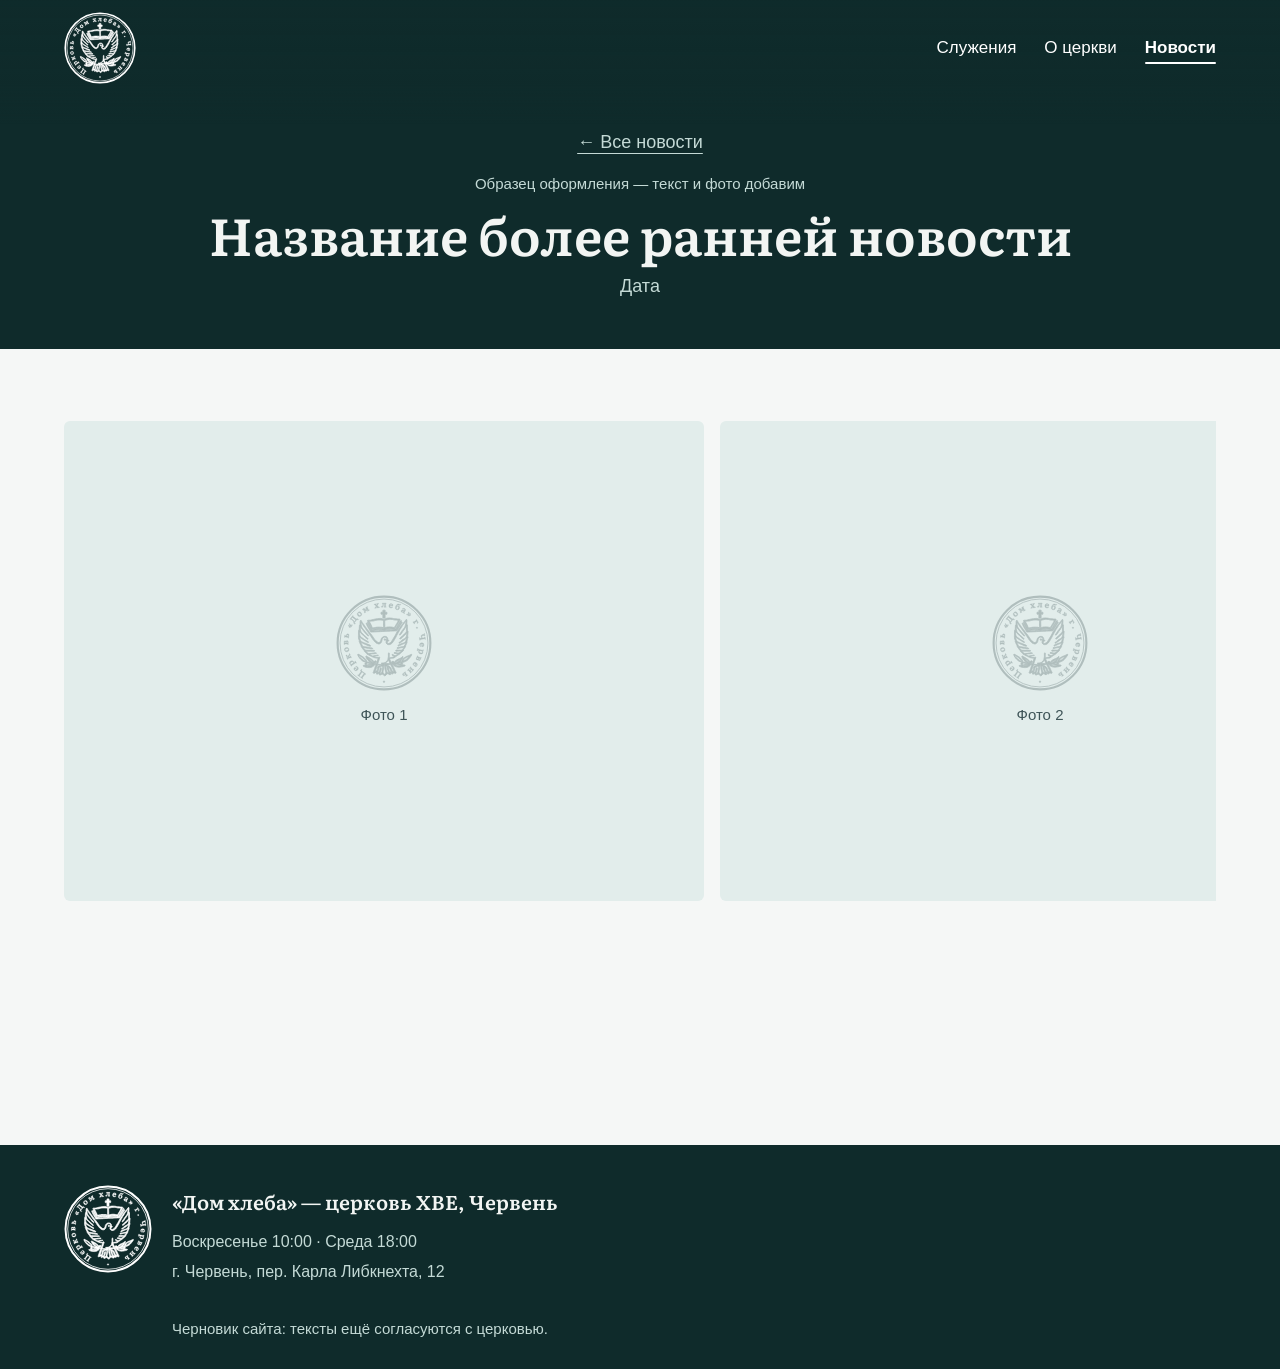
<file: volna/news/sample.html>
<!doctype html>
<html lang="ru">
<head>
  <meta charset="utf-8">
  <meta name="viewport" content="width=device-width, initial-scale=1">
  <meta http-equiv="Content-Security-Policy" content="default-src 'none'; script-src 'self'; style-src 'self'; img-src 'self' data: https://static-maps.yandex.ru; font-src 'self'; frame-src https://yandex.by https://yandex.ru; base-uri 'none'; form-action 'none'; object-src 'none'">
  <meta name="referrer" content="no-referrer">
  <title>Образец новости — «Дом хлеба», Червень</title>
  <meta name="description" content="Образец страницы новости церкви «Дом хлеба» в Червене.">
  <meta name="robots" content="noindex">
  <meta name="theme-color" content="#0f2b2b">
  <meta name="color-scheme" content="light">

  <link rel="icon" type="image/png" sizes="32x32" href="../assets/favicon-32.png">
  <link rel="icon" type="image/png" sizes="16x16" href="../assets/favicon-16.png">
  <link rel="icon" type="image/png" sizes="192x192" href="../assets/icon-192.png">
  <link rel="apple-touch-icon" href="../assets/icon-180.png">

  <link rel="preload" href="../assets/fonts/literata-600-cyrillic.woff2" as="font" type="font/woff2" crossorigin>
  <link rel="preload" href="../assets/fonts/literata-600-latin.woff2" as="font" type="font/woff2" crossorigin>
  <link rel="stylesheet" href="../styles.css">
  <script src="../header.js" defer></script>
  <script src="../motion.js" defer></script>
  <meta property="og:url" content="https://hailrake-maker.github.io/dom-hleba/volna/news/sample.html">
  <meta property="og:image" content="https://hailrake-maker.github.io/dom-hleba/volna/assets/church-cherven.jpg">
</head>
<body>

<a class="skip-link" href="#main">Перейти к содержимому</a>

<header class="site-header">
  <div class="wrap site-header__inner">
    <a class="brand" href="../index.html">
      <img class="brand__logo" src="../assets/logo-dom-hleba-white.svg" alt="«Дом хлеба» · Червень" width="56" height="56">
    </a>
    <nav class="site-nav" aria-label="Разделы сайта">
      <ul>
        <li><a href="../index.html#services">Служения</a></li>
        <li><a href="../about.html">О церкви</a></li>
        <li><a href="../news.html" aria-current="page">Новости</a></li>
      </ul>
    </nav>
  </div>
</header>

<main id="main">

  <section class="post-hero" aria-labelledby="post-title">
    <div class="wrap">
      <a class="back-link" href="../news.html">← Все новости</a>
      <p class="post-hero__label">Образец оформления — текст и&nbsp;фото добавим</p>
      <h1 id="post-title">Название более ранней новости</h1>
      <p class="post-hero__date">Дата</p>
    </div>
  </section>

  <article class="section post" aria-labelledby="post-title">
    <div class="wrap post__body">
      <div class="gallery gallery--post" role="region" aria-label="Фотографии новости" tabindex="0">
        <figure class="gallery__item gallery__item--placeholder"><div class="gallery__ph">Фото 1</div></figure>
        <figure class="gallery__item gallery__item--placeholder"><div class="gallery__ph">Фото 2</div></figure>
        <figure class="gallery__item gallery__item--placeholder"><div class="gallery__ph">Фото 3</div></figure>
      </div>

      <div class="prose">
        <div class="draft-note">
          <p><strong>Здесь будет описание события</strong> — несколько абзацев.</p>
        </div>
      </div>

      <p><a class="more-link" href="../news.html">← Все новости</a></p>
    </div>
  </article>

</main>

<footer class="site-footer">
  <div class="wrap">
    <img class="site-footer__logo" src="../assets/logo-dom-hleba-white.svg" alt="" width="88" height="88">
    <p class="site-footer__name">«Дом хлеба» — церковь ХВЕ, Червень</p>
    <p>Воскресенье 10:00 · Среда 18:00</p>
    <p>г.&nbsp;Червень, пер. Карла Либкнехта,&nbsp;12</p>
    <p class="site-footer__draft">Черновик сайта: тексты ещё согласуются с&nbsp;церковью.</p>
  </div>
</footer>

</body>
</html>
</file>
<file: styles.css>
/* ==========================================================================
   «Дом хлеба» — церковь ХВЕ, Червень. Черновик «Табличка у входа»
   Сначала мобильная вёрстка, расширения — в @media в конце файла.
   Палитра взята со здания на фотографии: кирпич, коричневая крыша и табличка.
   ========================================================================== */

/* Шрифт заголовков Literata 600 хранится на самом сайте (assets/fonts/),
   без обращения к Google. Лицензия SIL Open Font License 1.1 — assets/fonts/OFL.txt.
   Браузер скачивает только нужную часть: кириллицу и/или латиницу. */
@font-face {
  font-family: "Literata";
  font-style: normal;
  font-weight: 600;
  font-display: swap;
  src: url("assets/fonts/literata-600-cyrillic.woff2") format("woff2");
  unicode-range: U+0301, U+0400-045F, U+0490-0491, U+04B0-04B1, U+2116;
}

@font-face {
  font-family: "Literata";
  font-style: normal;
  font-weight: 600;
  font-display: swap;
  src: url("assets/fonts/literata-600-latin.woff2") format("woff2");
  unicode-range: U+0000-00FF, U+0131, U+0152-0153, U+02BB-02BC, U+02C6, U+02DA, U+02DC, U+0304, U+0308, U+0329, U+2000-206F, U+20AC, U+2122, U+2191, U+2193, U+2212, U+2215, U+FEFF, U+FFFD;
}

/* Тонкий шрифт для названия «ДОМ ХЛЕБА» на главной — Cormorant Garamond Light.
   Лицензия SIL Open Font License 1.1 — assets/fonts/OFL-CormorantGaramond.txt. */
@font-face {
  font-family: "Cormorant Garamond";
  font-style: normal;
  font-weight: 300;
  font-display: swap;
  src: url("assets/fonts/cormorant-garamond-300-cyrillic.woff2") format("woff2");
  unicode-range: U+0301, U+0400-045F, U+0490-0491, U+04B0-04B1, U+2116;
}

@font-face {
  font-family: "Cormorant Garamond";
  font-style: normal;
  font-weight: 300;
  font-display: swap;
  src: url("assets/fonts/cormorant-garamond-300-latin.woff2") format("woff2");
  unicode-range: U+0000-00FF, U+0131, U+0152-0153, U+02BB-02BC, U+02C6, U+02DA, U+02DC, U+0304, U+0308, U+0329, U+2000-206F, U+20AC, U+2122, U+2191, U+2193, U+2212, U+2215, U+FEFF, U+FFFD;
}

:root {
  /* Светлые разделы */
  --paper: #f8f4ed;        /* основной фон */
  --sand: #efe6d8;         /* фон раздела «Если вы идёте впервые» */
  --ink: #2b211c;          /* основной текст: 14:1 на --paper */
  --ink-soft: #594a40;     /* второстепенный текст: 7,7:1 на --paper, 6,8:1 на --sand */
  --brick: #8c3a22;        /* акцент и фокус на светлом: 7:1 на --paper */
  --line: #d8cab6;         /* тонкие разделители на светлом */

  /* Тёмная «табличка»: первый экран, расписание, подвал */
  --plate: #34251e;
  --plate-rgb: 52 37 30;   /* тот же цвет для полупрозрачных затемнений */
  --plate-ink: #f7efe3;    /* 12,9:1 на --plate */
  --plate-soft: #dccbb6;   /* 9,3:1 на --plate */
  --plate-line: rgb(247 239 227 / 0.24);
  --gold: #f2c46d;         /* фокус на тёмном */
  --tab-glow: 242 196 109; /* подсветка вкладки меню (R G B): тёплое золото */

  /* Раскрытие ответов в «Если вы идёте впервые» (faq.js) */
  --acc-expand: 300ms;
  --acc-collapse: 250ms;
  --acc-ease: cubic-bezier(0.22, 1, 0.36, 1);

  --font-head: "Literata", Georgia, "Times New Roman", serif;
  --font-body: -apple-system, BlinkMacSystemFont, "Segoe UI", Roboto, "Noto Sans",
               "Helvetica Neue", Arial, sans-serif;

  --gutter: clamp(1.25rem, 5vw, 4rem);
  --max: 72rem;
  --tap: 2.75rem;          /* 44 px — минимальная высота зоны нажатия */

  /* Кадрирование фото: по горизонтали (важно на телефоне), по вертикали (на широком экране) */
  --photo-pos: 45% 42%;

  --focus: var(--brick);
}

/* --- Основа ------------------------------------------------------------- */

*,
*::before,
*::after {
  box-sizing: border-box;
}

html {
  -webkit-text-size-adjust: 100%;
  text-size-adjust: 100%;
}

@media (prefers-reduced-motion: no-preference) {
  html {
    scroll-behavior: smooth;
  }
}

body {
  margin: 0;
  background: var(--paper);
  color: var(--ink);
  font-family: var(--font-body);
  font-size: 1.0625rem;   /* 17 px */
  line-height: 1.6;
  overflow-wrap: break-word;
}

h1,
h2,
h3,
p,
dl,
dd {
  margin: 0;
}

img,
svg {
  display: block;
}

a {
  color: inherit;
}

::selection {
  background: #ecd3a6;
  color: var(--ink);
}

:focus-visible {
  outline: 3px solid var(--focus);
  outline-offset: 3px;
  border-radius: 2px;
}

[id] {
  scroll-margin-top: 1rem;
}

.wrap {
  width: min(100% - 2 * var(--gutter), var(--max));
  margin-inline: auto;
}

.visually-hidden {
  position: absolute;
  width: 1px;
  height: 1px;
  overflow: hidden;
  clip-path: inset(50%);
  white-space: nowrap;
}

.skip-link {
  position: absolute;
  top: 0.5rem;
  left: 0.5rem;
  z-index: 10;
  display: inline-flex;
  align-items: center;
  min-height: var(--tap);
  padding: 0.5rem 1rem;
  background: var(--paper);
  color: var(--ink);
  font-weight: 600;
  transform: translateY(calc(-100% - 1rem));
}

.skip-link:focus {
  transform: none;
}

/* Тёмные области: светлый фокус */
.site-header,
.hero,
.plate,
.site-footer {
  --focus: var(--gold);
}

/* --- Шапка поверх фотографии ------------------------------------------- */

.site-header {
  /* Размеры у панели — общие для режима со скриптом (.is-scrolled) и без него (внизу блока).
     На телефоне группа компактнее, чтобы по бокам оставалось место и съезд к середине был заметен */
  --logo-panel: 2.25rem;
  --brand-gap-panel: 0.625rem;
  --tab-font-panel: 0.9375rem;
  position: absolute;
  inset: 0 0 auto;
  z-index: 2;
  padding-block: 0.25rem 2.5rem;
  color: #fff;
}

/* Затемнение неба под текстом шапки: не меньше 0,56 там, где стоит текст
   (проверено по пикселям фото на ширине 320–1920 px: контраст белого текста не ниже 4,9:1).
   Отдельным слоем — у панели при прокрутке оно плавно исчезает. */
.site-header::after {
  content: "";
  position: absolute;
  inset: 0;
  z-index: -2;
  background: linear-gradient(
    to bottom,
    rgb(var(--plate-rgb) / 0.68) 0,
    rgb(var(--plate-rgb) / 0.56) calc(100% - 2.5rem),
    rgb(var(--plate-rgb) / 0) 100%
  );
  pointer-events: none;
}

/* Строка шапки — сетка: поле | логотип | промежуток | меню | поле.
   Вверху страницы всё свободное место у промежутка: логотип слева, меню справа.
   У панели (.is-scrolled) место отдаётся полям, и логотип с меню плавно съезжаются к середине. */
.site-header__inner {
  display: grid;
  grid-template-columns: 0fr auto 1fr auto 0fr;
  align-items: center;
}

/* Логотип в шапке — ссылка на главную с любой страницы.
   Меню — в той же строке справа; на самых узких экранах (320 px) оно переносится под логотип. */
.brand {
  grid-column: 2;
  margin-right: 1rem; /* отступ от логотипа до первой вкладки */
  display: flex;
  align-items: center;
  gap: 0.625rem;
  min-height: var(--tap);
  font-weight: 600;
  font-size: 1.0625rem;
  line-height: 1.3;
  text-decoration: none;
}

/* Логотип церкви (белый, фон прозрачный) — перед названием.
   Для шапки линии утолщены: в 56–72 px тонкие линии оригинала сливаются. */
.brand__logo {
  width: 3.5rem;
  height: 3.5rem;
  flex-shrink: 0;
}

/* Вкладки меню. --tab-pad — поле вокруг слова: в нём проявляется подсветка */
.site-nav {
  grid-column: 4;
  --tab-pad: 0.5rem;
}

.site-nav ul {
  display: flex;
  flex-wrap: wrap;
  margin: 0 calc(-1 * var(--tab-pad)); /* слова крайних вкладок — ровно по краю колонки */
  padding: 0;
  list-style: none;
}

.site-nav a {
  position: relative;
  isolation: isolate;
  display: inline-flex;
  align-items: center;
  min-height: var(--tap);
  padding-inline: var(--tab-pad);
  font-size: 1rem;
  text-decoration: none;
  -webkit-tap-highlight-color: transparent; /* вместо серой вспышки браузера — своя подсветка */
}

/* Подсветка вкладки: тёплое пятно под словом — при наведении мыши,
   при нажатии пальцем и при переходе с клавиатуры */
.site-nav a::before {
  content: "";
  position: absolute;
  inset: 0.25rem 0;
  z-index: -1;
  border-radius: 6px;
  background: rgb(var(--tab-glow) / 0.2);
  opacity: 0;
  transform: scale(0.9);
}

@media (hover: hover) {
  .site-nav a:hover::before {
    opacity: 1;
    transform: none;
  }
}

.site-nav a:active::before,
.site-nav a:focus-visible::before {
  opacity: 1;
  transform: none;
}

/* Раздел, который открыт сейчас: жирнее и с чертой под словом */
.site-nav a[aria-current="page"] {
  font-weight: 600;
}

.site-nav a[aria-current="page"]::after {
  content: "";
  position: absolute;
  inset: auto var(--tab-pad) 0.375rem;
  height: 2px;
  border-radius: 1px;
  background: currentColor;
}

@media (prefers-reduced-motion: no-preference) {
  .site-nav a::before {
    transition:
      opacity 0.2s ease-out,
      transform 0.3s cubic-bezier(0.2, 0.7, 0.2, 1);
  }
}

/* --- Шапка-панель при прокрутке (header.js) -----------------------------
   Скрипт закрепляет шапку вверху экрана (.is-sticky), а после небольшой прокрутки
   включает .is-scrolled: проявляется сплошной тёмный фон, логотип уменьшается.
   Без JavaScript шапка остаётся в начале страницы, как раньше. */

.site-header.is-sticky {
  position: fixed;
}

/* Фон панели — полупрозрачное «матовое стекло»: под ним размыто просвечивает страница.
   Плотность 0,68 — самая прозрачная, при которой белые слова над светлым разделом
   сохраняют контраст не ниже 5:1 (над фото и тёмными разделами — выше). */
.site-header::before {
  content: "";
  position: absolute;
  inset: 0;
  z-index: -1;
  background: rgb(var(--plate-rgb) / 0.68);
  box-shadow:
    0 1px 0 rgb(247 239 227 / 0.1),
    0 10px 24px -14px rgb(0 0 0 / 0.45);
  box-shadow:
    0 1px 0 color-mix(in srgb, var(--plate-ink) 10%, transparent),
    0 10px 24px -14px rgb(0 0 0 / 0.45);
  opacity: 0;
  pointer-events: none;
}

/* Где размытие не поддерживается, стекло плотнее — иначе слова сливались бы с текстом под панелью */
@supports not ((backdrop-filter: blur(1px)) or (-webkit-backdrop-filter: blur(1px))) {
  .site-header::before {
    background: rgb(var(--plate-rgb) / 0.92);
  }
}

.site-header.is-scrolled::after {
  opacity: 0;
}

.site-header.is-scrolled {
  padding-block: 0.375rem;
}

/* Логотип и меню — одной группой посередине панели */
.site-header.is-scrolled .site-header__inner {
  grid-template-columns: 1fr auto 0fr auto 1fr;
}

.site-header.is-scrolled::before {
  opacity: 1;
  -webkit-backdrop-filter: blur(14px) saturate(1.2);
  backdrop-filter: blur(14px) saturate(1.2);
}

.site-header.is-scrolled .brand__logo {
  width: var(--logo-panel);
  height: var(--logo-panel);
}

.site-header.is-scrolled .brand {
  margin-right: var(--brand-gap-panel);
}

.site-header.is-scrolled .site-nav a {
  font-size: var(--tab-font-panel);
}

/* Подсветка вкладки на стекле панели: заливка слабее, а форму пятна держит тонкая светлая обводка.
   Иначе над светлым разделом пятно осветлило бы фон за словом и контраст упал бы ниже 4,5:1 */
.site-header.is-scrolled .site-nav a::before {
  background: rgb(var(--tab-glow) / 0.1);
  box-shadow: inset 0 0 0 1px rgb(var(--tab-glow) / 0.35);
}

@media (prefers-reduced-motion: no-preference) {
  .site-header {
    transition: padding 0.4s ease;
  }

  .site-header::before {
    transition:
      opacity 0.3s ease,
      -webkit-backdrop-filter 0.3s ease,
      backdrop-filter 0.3s ease;
  }

  .site-header::after {
    transition: opacity 0.3s ease;
  }

  /* Плавный сдвиг к середине и обратно */
  .site-header__inner {
    transition: grid-template-columns 0.5s cubic-bezier(0.2, 0.7, 0.2, 1);
  }

  .brand__logo {
    transition:
      width 0.4s ease,
      height 0.4s ease;
  }

  .brand {
    transition: margin-right 0.4s ease;
  }

  .site-nav a {
    transition: font-size 0.4s ease;
  }
}

/* --- Панель без JavaScript --------------------------------------------------
   Просмотр файла прямо в Telegram на телефоне не выполняет скрипты, и header.js не работает.
   Там, где браузер умеет анимации по прокрутке (Chrome 115+, Safari 26+), панель делают
   сами стили: те же изменения, что у .is-scrolled, только привязаны к первым 6rem прокрутки.
   Когда скрипт работает, он ставит html.has-js, и этот блок отключается. */
@supports (animation-timeline: scroll()) {
  html:not(.has-js) .site-header {
    position: fixed;
    animation: panel-pad auto linear both;
    animation-timeline: scroll(root);
    animation-range: 0 6rem;
  }

  html:not(.has-js) .site-header::before {
    animation: panel-glass auto linear both;
    animation-timeline: scroll(root);
    animation-range: 0 6rem;
  }

  html:not(.has-js) .site-header::after {
    animation: panel-fade auto linear both;
    animation-timeline: scroll(root);
    animation-range: 0 6rem;
  }

  html:not(.has-js) .site-header__inner {
    animation: panel-center auto linear both;
    animation-timeline: scroll(root);
    animation-range: 0 6rem;
  }

  html:not(.has-js) .brand__logo {
    animation: panel-logo auto linear both;
    animation-timeline: scroll(root);
    animation-range: 0 6rem;
  }

  html:not(.has-js) .brand {
    animation: panel-gap auto linear both;
    animation-timeline: scroll(root);
    animation-range: 0 6rem;
  }

  html:not(.has-js) .site-nav a {
    animation: panel-tabs auto linear both;
    animation-timeline: scroll(root);
    animation-range: 0 6rem;
  }

  /* «Уменьшить движение»: без плавного перехода — панель включается сразу после 1,5rem прокрутки */
  @media (prefers-reduced-motion: reduce) {
    html:not(.has-js) .site-header,
    html:not(.has-js) .site-header::before,
    html:not(.has-js) .site-header::after,
    html:not(.has-js) .site-header__inner,
    html:not(.has-js) .brand__logo,
    html:not(.has-js) .brand,
    html:not(.has-js) .site-nav a {
      animation-timing-function: steps(1, jump-end);
      animation-range: 0 1.5rem;
    }
  }
}

@keyframes panel-pad {
  to { padding-block: 0.375rem; }
}

@keyframes panel-glass {
  to {
    opacity: 1;
    -webkit-backdrop-filter: blur(14px) saturate(1.2);
    backdrop-filter: blur(14px) saturate(1.2);
  }
}

@keyframes panel-fade {
  to { opacity: 0; }
}

@keyframes panel-center {
  to { grid-template-columns: 1fr auto 0fr auto 1fr; }
}

@keyframes panel-logo {
  to {
    width: var(--logo-panel);
    height: var(--logo-panel);
  }
}

@keyframes panel-gap {
  to { margin-right: var(--brand-gap-panel); }
}

@keyframes panel-tabs {
  to { font-size: var(--tab-font-panel); }
}

/* Переход по ссылке на раздел (например, «Служения»): раздел встаёт под панелью, а не за ней */
html {
  scroll-padding-top: 4rem;
}

/* Самые узкие телефоны (320 px): вкладки чуть плотнее, чтобы панель оставалась в одну строку.
   Вверху страницы меню не помещается рядом с логотипом и переносится под него целиком;
   панель занята во всю ширину — сдвигать к середине нечего. */
@media (max-width: 22.4375rem) {
  .site-header__inner {
    display: flex;
    flex-wrap: wrap;
    align-items: center;
    justify-content: space-between;
  }

  .brand {
    margin-right: 0.75rem;
  }

  .site-nav {
    --tab-pad: 0.4375rem;
  }

  .site-nav a {
    font-size: 0.9375rem;
  }
}

/* --- Первый экран: фото и название ------------------------------------- */

.hero {
  position: relative;
  isolation: isolate;
  display: flex;
  flex-direction: column;
  justify-content: center; /* название — посередине фото по высоте */
  min-height: clamp(23rem, 68vh, 38rem);
  min-height: clamp(23rem, 68svh, 38rem);
  padding-top: 8.5rem;    /* место под шапку с меню: на самых узких телефонах (320 px) она в две строки */
  padding-bottom: 1.5rem;
  overflow: hidden;       /* пятно затемнения под надписью шире экрана — не даём ему прокрутку вбок */
  background: var(--plate);
  color: #fff;
}

.hero__photo {
  position: absolute;
  inset: 0;
  z-index: -2;
  width: 100%;
  height: 100%;
  object-fit: cover;
  object-position: var(--photo-pos);
}

/* Затемнение фото: лёгкое по всей высоте и плотное у нижнего края,
   где фото переходит в цвет «таблички». При смене фото или --photo-pos
   контраст надписи нужно проверить заново. */
.hero::after {
  content: "";
  position: absolute;
  inset: 0;
  z-index: -1;
  background: linear-gradient(
    to top,
    rgb(var(--plate-rgb)) 0,
    rgb(var(--plate-rgb) / 0.8) 3rem,
    rgb(var(--plate-rgb) / 0.55) 30%,
    rgb(var(--plate-rgb) / 0.48) 55%,
    rgb(var(--plate-rgb) / 0.3) 100%
  );
}

.hero__text {
  position: relative;
  padding-block: 1.5rem;
  text-align: center;
  text-shadow: 0 1px 2px rgb(0 0 0 / 0.35);
}

/* Мягкое пятно затемнения прямо под надписью: она читается на любом участке фото */
.hero__text::before {
  content: "";
  position: absolute;
  inset: -2.5rem -12%;
  z-index: -1;
  background: radial-gradient(closest-side, rgb(var(--plate-rgb) / 0.8) 60%, rgb(var(--plate-rgb) / 0));
  pointer-events: none;
}

/* Внутренние страницы: тот же приём, но фото ниже — сразу видно содержимое */
.hero.hero--page {
  min-height: clamp(19rem, 48vh, 28rem);
  min-height: clamp(19rem, 48svh, 28rem);
}

.hero__kicker {
  margin-bottom: 0.375rem;
  color: var(--plate-ink);
  font-size: 1.0625rem;
  letter-spacing: 0.02em;
}

.hero h1 {
  font-family: var(--font-head);
  font-weight: 600;
  font-size: clamp(2.125rem, 1.35rem + 3.6vw, 4rem);
  line-height: 1.12;
  letter-spacing: -0.01em;
  text-wrap: balance;
}

/* Название на главной: тонкие заглавные буквы с разрядкой */
.hero h1.hero__name {
  padding-left: 0.14em; /* разрядка добавляет место справа от последней буквы — уравновешиваем слева */
  font-family: "Cormorant Garamond", Georgia, "Times New Roman", serif;
  font-weight: 300;
  /* На телефоне — почти во всю ширину строки, но в одну строку даже на 320 px */
  font-size: clamp(2.25rem, 0.6rem + 9.2vw, 5.75rem);
  line-height: 1.05;
  letter-spacing: 0.14em;
  text-transform: uppercase;
}

/* --- «Табличка»: расписание и адрес ------------------------------------ */

.plate {
  background: var(--plate);
  color: var(--plate-ink);
  padding-bottom: 2.75rem;
}

.plate__grid {
  display: grid;
  gap: 2rem;
  padding-top: 1.5rem;
}

/* «Служения», «Адрес» — обычные заголовки, не мелкие заглавные с разрядкой */
.plate__title {
  margin-bottom: 0.25rem;
  color: var(--plate-ink);
  font-family: var(--font-head);
  font-weight: 600;
  font-size: 1.375rem;
  line-height: 1.25;
}

.schedule__row {
  display: flex;
  flex-wrap: wrap;
  align-items: baseline;
  justify-content: space-between;
  column-gap: 1rem;
  padding-block: 0.625rem;
  border-bottom: 1px solid var(--plate-line);
}

.schedule dt {
  font-size: 1.25rem;
}

.schedule dd {
  font-family: var(--font-head);
  font-weight: 600;
  font-size: 2.375rem;
  line-height: 1.15;
  font-variant-numeric: tabular-nums lining-nums;
}

.address {
  margin-top: 0.5rem;
  font-style: normal;
  font-size: 1.25rem;
  line-height: 1.45;
}

/* Карта под адресом. Сначала лёгкая картинка карты (≈40 КБ); по нажатию map.js
   ставит на её место настоящую карту Яндекса (≈1–2 МБ), которую можно двигать.
   Без JavaScript нажатие открывает Яндекс Карты. */
.map {
  position: relative;
  aspect-ratio: 650 / 450; /* как у картинки: подпись «© Яндекс» в углу не обрезается */
  margin-top: 1rem;
  overflow: hidden;
  border-radius: 6px;
  background: rgb(247 239 227 / 0.08);
}

.map__static {
  position: relative;
  display: block;
  height: 100%;
}

.map iframe {
  width: 100%;
  height: 100%;
  border: 0;
}

/* Картинка карты Яндекса — фоном поверх своей карты. Если она не загрузилась
   (нет интернета, просмотр файла в Telegram, блокировщик), фон просто прозрачный
   и видна своя карта, а не значок битой картинки, как у <img>. */
.map__tiles {
  position: absolute;
  inset: 0;
  background: url("https://static-maps.yandex.ru/1.x/?ll=28.424807,53.714390&z=17&l=map&size=650,450&pt=28.424807,53.714390,pm2rdm&lang=ru_RU") center / cover no-repeat;
}

/* Своя карта по данным OpenStreetMap (tools/build_map.py) — в цветах палитры */
.map__drawn {
  position: absolute;
  inset: 0;
  width: 100%;
  height: 100%;
  font-family: var(--font-body);
}

.map__drawn .m-ground {
  fill: var(--paper);
}

.map__drawn .m-area {
  fill: var(--sand);
}

.map__drawn .m-bld {
  fill: var(--line);
  opacity: 0.75;
}

.map__drawn .m-church {
  fill: var(--brick);
}

.map__drawn .m-path {
  fill: none;
  stroke: var(--line);
  stroke-width: 1.6;
  stroke-dasharray: 4 3;
}

.map__drawn use {
  fill: none;
  stroke-linecap: round;
  stroke-linejoin: round;
}

.map__drawn .m-casing use {
  stroke: var(--line);
}

.map__drawn .m-fill use {
  stroke: #fff;
}

.map__drawn .m-casing .major { stroke-width: 20; }
.map__drawn .m-fill .major { stroke-width: 16; }
.map__drawn .m-casing .minor { stroke-width: 15; }
.map__drawn .m-fill .minor { stroke-width: 11.5; }
.map__drawn .m-casing .service { stroke-width: 8; }
.map__drawn .m-fill .service { stroke-width: 5.5; }

.map__drawn .m-label {
  fill: var(--ink-soft);
  font-size: 18px;
  stroke: var(--paper);
  stroke-width: 4px;
  stroke-linejoin: round;
  paint-order: stroke;
}

.map__drawn .m-pin {
  fill: var(--brick);
}

.map__drawn .m-pin-dot {
  fill: #fff;
}

.map__drawn .m-name {
  fill: var(--ink);
  font-family: var(--font-head);
  font-weight: 600;
  font-size: 21px;
  stroke: var(--paper);
  stroke-width: 5px;
  stroke-linejoin: round;
  paint-order: stroke;
}

.map__drawn .m-credit {
  fill: var(--ink-soft);
  font-size: 12px;
  stroke: var(--paper);
  stroke-width: 3px;
  paint-order: stroke;
}

.map__hint {
  position: absolute;
  left: 0.75rem;
  bottom: 0.75rem;
  display: inline-flex;
  align-items: center;
  min-height: var(--tap);
  padding: 0.5rem 0.875rem;
  border-radius: 4px;
  background: rgb(var(--plate-rgb) / 0.9);
  color: var(--plate-ink);
  font-size: 0.9375rem;
  font-weight: 600;
}

.map__static:hover .map__hint {
  background: var(--plate);
}

.map__static:focus-visible {
  outline-offset: -4px; /* внутри рамки: снаружи её обрезал бы overflow */
}

/* --- Светлые разделы --------------------------------------------------- */

.section {
  padding-block: 3.5rem;
}

.section--sand {
  background: var(--sand);
}

.section__title {
  margin-bottom: 1.25rem;
  font-family: var(--font-head);
  font-weight: 600;
  font-size: clamp(1.75rem, 1.35rem + 1.8vw, 2.5rem);
  line-height: 1.2;
  text-wrap: balance;
}

.prose {
  max-width: 38rem;
}

.prose p + p {
  margin-top: 1em;
}

/* Крупная фраза о церкви: главные слова раздела набраны как заявление */
.statement {
  font-family: var(--font-head);
  font-weight: 600;
  font-size: clamp(1.25rem, 1.05rem + 0.95vw, 1.875rem);
  line-height: 1.35;
  text-wrap: pretty;
}

/* Для крупной фразы колонка шире обычного текста — чтобы она уложилась в три строки */
.prose:has(> .statement) {
  max-width: 46rem;
}

.prose .statement + p {
  margin-top: 1.25rem;
}

/* Вопросы-вкладки: нажимаешь на вопрос — под ним раскрывается ответ.
   Работают на встроенных <details>, без скриптов; name="faq" — открыт один ответ за раз. */
.faq {
  display: grid;
  gap: 0.75rem;
  max-width: 40rem;
}

/* Вопрос — заливка на тон темнее фона, без рамки; открытый вопрос выделен цветом */
.faq__item {
  border-radius: 8px;
  background: var(--sand);
}

/* :not(.is-closing) — пока ответ плавно сворачивается (faq.js), вопрос уже выглядит закрытым */
.faq__item[open]:not(.is-closing) summary {
  color: var(--brick);
}

.faq__item summary {
  display: flex;
  align-items: center;
  justify-content: space-between;
  gap: 1rem;
  min-height: 3.5rem;
  padding: 0.75rem 1.125rem;
  font-size: 1.125rem;
  font-weight: 700;
  line-height: 1.35;
  list-style: none;
  cursor: pointer;
}

.faq__item summary::-webkit-details-marker {
  display: none;
}

/* Значок «+», при открытии поворачивается в «×» */
.faq__item summary::after {
  content: "+";
  flex-shrink: 0;
  color: var(--brick);
  font-size: 1.75rem;
  font-weight: 400;
  line-height: 1;
}

.faq__item[open]:not(.is-closing) summary::after {
  transform: rotate(45deg);
}

@media (prefers-reduced-motion: no-preference) {
  .faq__item summary::after {
    transition: transform 0.2s;
  }
}

.faq__item p {
  padding: 0 1.125rem 1rem;
}

/* Плавное раскрытие ответа (faq.js): скрипт анимирует сетку 0fr ↔ 1fr — высота без замеров;
   .is-closing — ответ сворачивается. Отступы — у абзаца внутри .faq__panel-inner,
   не у самой сетки: иначе ответ не сворачивался бы до нуля. */
.faq__panel {
  display: grid;
  grid-template-rows: 1fr;
}

.faq__panel-inner {
  overflow: hidden;
}

@media (prefers-reduced-motion: no-preference) {
  /* Без JavaScript (просмотр файла в Telegram) ответ открывается сразу, но текст мягко проявляется */
  html:not(.has-js) .faq__item[open] .faq__panel-inner {
    animation: faq-in var(--acc-expand) var(--acc-ease);
  }
}

@keyframes faq-in {
  from {
    opacity: 0;
    transform: translateY(-0.25rem);
  }
}

/* --- Пастор: фото и несколько слов ------------------------------------- */

.pastor {
  display: grid;
  gap: 1.25rem;
  max-width: 40rem;
}

.pastor__photo {
  max-width: 14rem;
}

.pastor__photo img,
.pastor__photo .gallery__ph {
  width: 100%;
  height: auto;
  aspect-ratio: 4 / 5;
  object-fit: cover;
  border-radius: 8px;
}

.pastor__body {
  display: grid;
  align-content: start;
  gap: 0.75rem;
}

.pastor__name {
  font-family: var(--font-head);
  font-weight: 600;
  font-size: 1.5rem;
  line-height: 1.2;
}

.pastor__role {
  color: var(--ink-soft);
}

/* На песочном фоне заглушки и пометки — светлые, чтобы не сливались */
.section--sand .gallery__ph,
.section--sand .draft-note {
  background: var(--paper);
}

/* Ссылка «Подробнее…» в тексте раздела */
.more-link {
  display: inline-flex;
  align-items: center;
  min-height: var(--tap);
  color: var(--brick);
  font-weight: 600;
  text-decoration: underline;
  text-decoration-thickness: 1px;
  text-underline-offset: 0.3em;
}

.more-link:hover {
  text-decoration-thickness: 2px;
}

/* Пометка черновика: место, куда нужно вставить настоящий текст или фото.
   Спокойная заливка на тон темнее фона, без пунктирной рамки.
   Перед открытым запуском таких блоков на сайте быть не должно. */
.draft-note {
  padding: 1rem 1.25rem;
  border-radius: 6px;
  background: var(--sand);
  color: var(--ink-soft);
}

.draft-note p + p {
  margin-top: 0.5em;
}

.draft-note strong {
  color: var(--ink);
}

.draft-note + .gallery {
  margin-top: 1.25rem;
}

/* --- Лента фотографий: листается пальцем, без скриптов ------------------ */

.gallery {
  display: grid;
  grid-auto-flow: column;
  grid-auto-columns: min(80%, 22rem);
  gap: 1rem;
  overflow-x: auto;
  overscroll-behavior-x: contain;
  scroll-snap-type: x mandatory;
  padding-bottom: 0.75rem; /* место под полосу прокрутки */
}

.gallery:focus-visible {
  outline-offset: 4px;
}

.gallery__item {
  margin: 0;
  scroll-snap-align: start;
}

.gallery__item img,
.gallery__ph {
  width: 100%;
  aspect-ratio: 4 / 3;
  border-radius: 6px;
}

.gallery__item img {
  height: auto;
  object-fit: cover;
  background: var(--sand);
}

.gallery__item figcaption {
  margin-top: 0.5rem;
  color: var(--ink-soft);
  font-size: 0.9375rem;
  line-height: 1.45;
}

/* Заглушка вместо будущей фотографии: бледный знак церкви и подпись, без пунктира */
.gallery__ph {
  display: flex;
  flex-direction: column;
  align-items: center;
  justify-content: center;
  gap: 0.75rem;
  background: var(--sand);
  color: var(--ink-soft);
  font-size: 0.9375rem;
  text-align: center;
}

.gallery__ph::before {
  content: "";
  width: clamp(3.5rem, 30%, 6rem);
  aspect-ratio: 1;
  background: currentColor;
  opacity: 0.3;
  -webkit-mask: url("assets/logo-dom-hleba-white.svg") center / contain no-repeat;
  mask: url("assets/logo-dom-hleba-white.svg") center / contain no-repeat;
}

/* --- Новости: лента карточек (свежие сверху) --------------------------- */

.feed {
  display: grid;
  gap: 1.5rem;
  max-width: 52rem;
}

/* Карточка нажимается целиком: ссылка в заголовке растянута на всю карточку.
   Заливка на тон темнее фона вместо рамки. */
.post-card {
  position: relative;
  display: grid;
  align-content: start;
  overflow: hidden;
  border-radius: 8px;
  background: var(--sand);
}

.post-card:hover .post-card__title a {
  text-decoration: underline;
  text-decoration-thickness: 2px;
  text-underline-offset: 0.2em;
}

/* Место для фото в карточке — на тон темнее самой карточки */
.post-card .gallery__ph {
  background: var(--line);
}

.post-card:focus-within {
  outline: 3px solid var(--focus);
  outline-offset: 3px;
}

.post-card__media img,
.post-card__media .gallery__ph {
  width: 100%;
  aspect-ratio: 16 / 10;
  object-fit: cover;
  border: 0;
  border-radius: 0;
}

.post-card__body {
  display: grid;
  align-content: start;
  gap: 0.5rem;
  padding: 1.25rem;
}

/* Пометка «Образец оформления» — обычным мелким текстом, без плашки */
.post-card__label,
.post-hero__label {
  justify-self: start;
  color: var(--ink-soft);
  font-size: 0.9375rem;
}

.post-card__title {
  font-family: var(--font-head);
  font-weight: 600;
  font-size: clamp(1.375rem, 1.2rem + 0.8vw, 1.75rem);
  line-height: 1.2;
  text-wrap: balance;
}

.post-card__title a {
  text-decoration: none;
}

.post-card__title a::after {
  content: "";
  position: absolute;
  inset: 0;
}

.post-card__title a:focus-visible {
  outline: none; /* рамку фокуса рисует вся карточка */
}

.post-card__date {
  color: var(--ink-soft);
  font-size: 0.9375rem;
}

.post-card__excerpt {
  color: var(--ink);
}

.post-card__more {
  color: var(--brick);
  font-weight: 600;
  text-decoration: underline;
  text-decoration-thickness: 1px;
  text-underline-offset: 0.3em;
}

.post-card:hover .post-card__more {
  text-decoration-thickness: 2px;
}

/* --- Страница одной новости --------------------------------------------- */

.post-hero {
  padding-top: 7.5rem; /* место под шапку с меню (на 320 px она в две строки — хватает и для них) */
  padding-bottom: 2.25rem;
  background: var(--plate);
  color: var(--plate-ink);
  --focus: var(--gold);
}

.post-hero .wrap {
  display: grid;
  justify-items: center;
  gap: 0.5rem;
  text-align: center;
}

.post-hero__label {
  justify-self: center;
  color: var(--plate-soft);
}

.post-hero h1 {
  font-family: var(--font-head);
  font-weight: 600;
  font-size: clamp(2rem, 1.4rem + 3vw, 3.25rem);
  line-height: 1.15;
  text-wrap: balance;
}

.post-hero__date {
  color: var(--plate-soft);
}

.back-link {
  display: inline-flex;
  align-items: center;
  min-height: var(--tap);
  color: var(--plate-soft);
  text-decoration: underline;
  text-decoration-thickness: 1px;
  text-underline-offset: 0.3em;
}

.back-link:hover {
  color: var(--plate-ink);
}

.post__body {
  display: grid;
  gap: 1.75rem;
}

/* В новости фото крупнее: на телефоне почти во всю ширину */
.gallery--post {
  grid-auto-columns: min(88%, 40rem);
}

/* --- Подвал ------------------------------------------------------------ */

.site-footer {
  padding-block: 2.5rem 1.75rem;
  background: var(--plate);
  color: var(--plate-soft);
  font-size: 1rem;
}

/* Логотип слева, название и строки справа; пометка черновика — во всю ширину */
.site-footer .wrap {
  display: grid;
  grid-template-columns: auto minmax(0, 1fr);
  column-gap: 1.25rem;
  align-items: start;
}

.site-footer .wrap > p {
  grid-column: 2;
}

.site-footer__logo {
  grid-row: 1 / span 3;
  width: 4.5rem;
  height: 4.5rem;
}

.site-footer p + p {
  margin-top: 0.25rem;
}

.site-footer__name {
  margin-bottom: 0.5rem;
  color: var(--plate-ink);
  font-family: var(--font-head);
  font-weight: 600;
  font-size: 1.25rem;
}

.site-footer .site-footer__draft {
  grid-column: 1 / -1;
  margin-top: 2rem;
  font-size: 0.9375rem;
}

/* --- Планшет и шире ---------------------------------------------------- */

@media (min-width: 40rem) {
  /* Пастор: фото слева, текст справа */
  .pastor {
    grid-template-columns: 12rem minmax(0, 1fr);
    align-items: start;
  }

  /* Карточка новости: фото слева, текст справа */
  .post-card {
    grid-template-columns: minmax(0, 2fr) minmax(0, 3fr);
  }

  .post-card__media img,
  .post-card__media .gallery__ph {
    height: 100%;
    min-height: 13rem;
    aspect-ratio: auto;
  }
}

@media (min-width: 48rem) {
  body {
    font-size: 1.125rem;   /* 18 px */
  }

  .site-header {
    --logo-panel: 3rem;
    --brand-gap-panel: 1.75rem;   /* на компьютере в панели отступ и слова как вверху */
    --tab-font-panel: 1.0625rem;
    padding-top: 0.75rem;
  }

  .brand {
    margin-right: 1.75rem; /* как между вкладками: логотип и слова в панели идут ровным шагом */
  }

  .brand__logo {
    width: 4.5rem;
    height: 4.5rem;
  }

  .site-nav {
    --tab-pad: 0.75rem;
  }

  .site-nav ul {
    column-gap: 0.25rem;
  }

  .site-nav a {
    font-size: 1.0625rem;
  }

  .hero {
    min-height: clamp(30rem, 72vh, 56rem);
    min-height: clamp(30rem, 72svh, 56rem);
  }

  .hero.hero--page {
    min-height: clamp(22rem, 50vh, 32rem);
    min-height: clamp(22rem, 50svh, 32rem);
  }

  .hero {
    padding-top: 6.5rem; /* шапка на компьютере в одну строку */
  }

  .hero__kicker {
    font-size: 1.125rem;
  }

  .plate {
    padding-bottom: 3.5rem;
  }

  .plate__grid {
    grid-template-columns: repeat(2, minmax(0, 1fr));
    gap: 3rem;
    padding-top: 2rem;
  }

  .schedule dd {
    font-size: 2.75rem;
  }

  .site-footer__logo {
    width: 5.5rem;
    height: 5.5rem;
  }

  .section {
    padding-block: 4.5rem;
  }

  .post-hero {
    padding-bottom: 3rem;
  }
}

@media (min-width: 64rem) {
  .section__grid {
    display: grid;
    grid-template-columns: minmax(0, 1fr) minmax(0, 2fr);
    column-gap: 4rem;
    align-items: start;
  }

  .section__title {
    margin-bottom: 0;
  }

  .schedule dd {
    font-size: 3rem;
  }

  /* Новости на широком экране: карточки в два столбца на всю ширину, фото сверху */
  .feed {
    grid-template-columns: repeat(2, minmax(0, 1fr));
    max-width: none;
  }

  .post-card {
    grid-template-columns: none;
  }

  .post-card__media img,
  .post-card__media .gallery__ph {
    height: auto;
    min-height: 0;
    aspect-ratio: 16 / 10;
  }
}

/* --- Плавное появление при прокрутке (motion.js) ------------------------
   Классы ставит только скрипт и только блокам ниже экрана; при «уменьшить движение» скрипт не работает. */

@media (prefers-reduced-motion: no-preference) {
  .reveal {
    opacity: 0;
    transform: translateY(1.25rem);
    transition:
      opacity 0.6s ease-out,
      transform 0.7s cubic-bezier(0.2, 0.7, 0.2, 1);
  }

  .reveal.is-in {
    opacity: 1;
    transform: none;
  }

  .reveal--d1 {
    transition-delay: 0.08s;
  }

  .reveal--d2 {
    transition-delay: 0.16s;
  }

  .reveal--d3 {
    transition-delay: 0.24s;
  }
}

/* ==========================================================================
   Палитра «Графит» поверх основного сайта (dist/styles.css).
   Вместо коричневого — спокойный тёмно-серый; акцент — кирпично-красный, как стены здания.
   Меняются только цвета, страницы и тексты общие. Контраст проверен по WCAG.
   Тёмный фон (--plate) не светлее коричневого #34251e, поэтому затемнение под
   белыми надписями на фото не слабее проверенного.
   Чтобы сделать палитру основной, перенесите правила в конец dist/styles.css.
   ========================================================================== */

:root {
  --paper: #f6f6f4;
  --sand: #ebebe8;
  --ink: #1d1e20;          /* 15,4:1 на --paper */
  --ink-soft: #4b4e53;     /* 7,7:1 на --paper, 7:1 на --sand */
  --brick: #8f3020;        /* акцент и фокус на светлом: 7,4:1 на --paper */
  --line: #d6d6d2;

  /* Тёмная «табличка»: первый экран, расписание, подвал */
  --plate: #232528;
  --plate-rgb: 35 37 40;
  --plate-ink: #f4f4f2;    /* 14:1 на --plate */
  --plate-soft: #cfd1d4;   /* 10:1 на --plate */
  --plate-line: rgb(244 244 242 / 0.24);
  --gold: #f2c46d;         /* фокус на тёмном: 9,4:1 */
  --tab-glow: 244 244 242; /* подсветка вкладки меню: светло-серая (как --plate-ink) */
}

/* Оттенки, вписанные в styles.css напрямую, — под эту палитру */
::selection {
  background: #f0d2c8;
}

.map {
  background: rgb(244 244 242 / 0.08);
}
</file>
<file: volna/styles.css>
/* ==========================================================================
   «Дом хлеба» — церковь ХВЕ, Червень. Черновик «Табличка у входа»
   Сначала мобильная вёрстка, расширения — в @media в конце файла.
   Палитра взята со здания на фотографии: кирпич, коричневая крыша и табличка.
   ========================================================================== */

/* Шрифт заголовков Literata 600 хранится на самом сайте (assets/fonts/),
   без обращения к Google. Лицензия SIL Open Font License 1.1 — assets/fonts/OFL.txt.
   Браузер скачивает только нужную часть: кириллицу и/или латиницу. */
@font-face {
  font-family: "Literata";
  font-style: normal;
  font-weight: 600;
  font-display: swap;
  src: url("assets/fonts/literata-600-cyrillic.woff2") format("woff2");
  unicode-range: U+0301, U+0400-045F, U+0490-0491, U+04B0-04B1, U+2116;
}

@font-face {
  font-family: "Literata";
  font-style: normal;
  font-weight: 600;
  font-display: swap;
  src: url("assets/fonts/literata-600-latin.woff2") format("woff2");
  unicode-range: U+0000-00FF, U+0131, U+0152-0153, U+02BB-02BC, U+02C6, U+02DA, U+02DC, U+0304, U+0308, U+0329, U+2000-206F, U+20AC, U+2122, U+2191, U+2193, U+2212, U+2215, U+FEFF, U+FFFD;
}

/* Тонкий шрифт для названия «ДОМ ХЛЕБА» на главной — Cormorant Garamond Light.
   Лицензия SIL Open Font License 1.1 — assets/fonts/OFL-CormorantGaramond.txt. */
@font-face {
  font-family: "Cormorant Garamond";
  font-style: normal;
  font-weight: 300;
  font-display: swap;
  src: url("assets/fonts/cormorant-garamond-300-cyrillic.woff2") format("woff2");
  unicode-range: U+0301, U+0400-045F, U+0490-0491, U+04B0-04B1, U+2116;
}

@font-face {
  font-family: "Cormorant Garamond";
  font-style: normal;
  font-weight: 300;
  font-display: swap;
  src: url("assets/fonts/cormorant-garamond-300-latin.woff2") format("woff2");
  unicode-range: U+0000-00FF, U+0131, U+0152-0153, U+02BB-02BC, U+02C6, U+02DA, U+02DC, U+0304, U+0308, U+0329, U+2000-206F, U+20AC, U+2122, U+2191, U+2193, U+2212, U+2215, U+FEFF, U+FFFD;
}

:root {
  /* Светлые разделы */
  --paper: #f8f4ed;        /* основной фон */
  --sand: #efe6d8;         /* фон раздела «Если вы идёте впервые» */
  --ink: #2b211c;          /* основной текст: 14:1 на --paper */
  --ink-soft: #594a40;     /* второстепенный текст: 7,7:1 на --paper, 6,8:1 на --sand */
  --brick: #8c3a22;        /* акцент и фокус на светлом: 7:1 на --paper */
  --line: #d8cab6;         /* тонкие разделители на светлом */

  /* Тёмная «табличка»: первый экран, расписание, подвал */
  --plate: #34251e;
  --plate-rgb: 52 37 30;   /* тот же цвет для полупрозрачных затемнений */
  --plate-ink: #f7efe3;    /* 12,9:1 на --plate */
  --plate-soft: #dccbb6;   /* 9,3:1 на --plate */
  --plate-line: rgb(247 239 227 / 0.24);
  --gold: #f2c46d;         /* фокус на тёмном */
  --tab-glow: 242 196 109; /* подсветка вкладки меню (R G B): тёплое золото */

  /* Раскрытие ответов в «Если вы идёте впервые» (faq.js) */
  --acc-expand: 300ms;
  --acc-collapse: 250ms;
  --acc-ease: cubic-bezier(0.22, 1, 0.36, 1);

  --font-head: "Literata", Georgia, "Times New Roman", serif;
  --font-body: -apple-system, BlinkMacSystemFont, "Segoe UI", Roboto, "Noto Sans",
               "Helvetica Neue", Arial, sans-serif;

  --gutter: clamp(1.25rem, 5vw, 4rem);
  --max: 72rem;
  --tap: 2.75rem;          /* 44 px — минимальная высота зоны нажатия */

  /* Кадрирование фото: по горизонтали (важно на телефоне), по вертикали (на широком экране) */
  --photo-pos: 45% 42%;

  --focus: var(--brick);
}

/* --- Основа ------------------------------------------------------------- */

*,
*::before,
*::after {
  box-sizing: border-box;
}

html {
  -webkit-text-size-adjust: 100%;
  text-size-adjust: 100%;
}

@media (prefers-reduced-motion: no-preference) {
  html {
    scroll-behavior: smooth;
  }
}

body {
  margin: 0;
  background: var(--paper);
  color: var(--ink);
  font-family: var(--font-body);
  font-size: 1.0625rem;   /* 17 px */
  line-height: 1.6;
  overflow-wrap: break-word;
}

h1,
h2,
h3,
p,
dl,
dd {
  margin: 0;
}

img,
svg {
  display: block;
}

a {
  color: inherit;
}

::selection {
  background: #ecd3a6;
  color: var(--ink);
}

:focus-visible {
  outline: 3px solid var(--focus);
  outline-offset: 3px;
  border-radius: 2px;
}

[id] {
  scroll-margin-top: 1rem;
}

.wrap {
  width: min(100% - 2 * var(--gutter), var(--max));
  margin-inline: auto;
}

.visually-hidden {
  position: absolute;
  width: 1px;
  height: 1px;
  overflow: hidden;
  clip-path: inset(50%);
  white-space: nowrap;
}

.skip-link {
  position: absolute;
  top: 0.5rem;
  left: 0.5rem;
  z-index: 10;
  display: inline-flex;
  align-items: center;
  min-height: var(--tap);
  padding: 0.5rem 1rem;
  background: var(--paper);
  color: var(--ink);
  font-weight: 600;
  transform: translateY(calc(-100% - 1rem));
}

.skip-link:focus {
  transform: none;
}

/* Тёмные области: светлый фокус */
.site-header,
.hero,
.plate,
.site-footer {
  --focus: var(--gold);
}

/* --- Шапка поверх фотографии ------------------------------------------- */

.site-header {
  /* Размеры у панели — общие для режима со скриптом (.is-scrolled) и без него (внизу блока).
     На телефоне группа компактнее, чтобы по бокам оставалось место и съезд к середине был заметен */
  --logo-panel: 2.25rem;
  --brand-gap-panel: 0.625rem;
  --tab-font-panel: 0.9375rem;
  position: absolute;
  inset: 0 0 auto;
  z-index: 2;
  padding-block: 0.25rem 2.5rem;
  color: #fff;
}

/* Затемнение неба под текстом шапки: не меньше 0,56 там, где стоит текст
   (проверено по пикселям фото на ширине 320–1920 px: контраст белого текста не ниже 4,9:1).
   Отдельным слоем — у панели при прокрутке оно плавно исчезает. */
.site-header::after {
  content: "";
  position: absolute;
  inset: 0;
  z-index: -2;
  background: linear-gradient(
    to bottom,
    rgb(var(--plate-rgb) / 0.68) 0,
    rgb(var(--plate-rgb) / 0.56) calc(100% - 2.5rem),
    rgb(var(--plate-rgb) / 0) 100%
  );
  pointer-events: none;
}

/* Строка шапки — сетка: поле | логотип | промежуток | меню | поле.
   Вверху страницы всё свободное место у промежутка: логотип слева, меню справа.
   У панели (.is-scrolled) место отдаётся полям, и логотип с меню плавно съезжаются к середине. */
.site-header__inner {
  display: grid;
  grid-template-columns: 0fr auto 1fr auto 0fr;
  align-items: center;
}

/* Логотип в шапке — ссылка на главную с любой страницы.
   Меню — в той же строке справа; на самых узких экранах (320 px) оно переносится под логотип. */
.brand {
  grid-column: 2;
  margin-right: 1rem; /* отступ от логотипа до первой вкладки */
  display: flex;
  align-items: center;
  gap: 0.625rem;
  min-height: var(--tap);
  font-weight: 600;
  font-size: 1.0625rem;
  line-height: 1.3;
  text-decoration: none;
}

/* Логотип церкви (белый, фон прозрачный) — перед названием.
   Для шапки линии утолщены: в 56–72 px тонкие линии оригинала сливаются. */
.brand__logo {
  width: 3.5rem;
  height: 3.5rem;
  flex-shrink: 0;
}

/* Вкладки меню. --tab-pad — поле вокруг слова: в нём проявляется подсветка */
.site-nav {
  grid-column: 4;
  --tab-pad: 0.5rem;
}

.site-nav ul {
  display: flex;
  flex-wrap: wrap;
  margin: 0 calc(-1 * var(--tab-pad)); /* слова крайних вкладок — ровно по краю колонки */
  padding: 0;
  list-style: none;
}

.site-nav a {
  position: relative;
  isolation: isolate;
  display: inline-flex;
  align-items: center;
  min-height: var(--tap);
  padding-inline: var(--tab-pad);
  font-size: 1rem;
  text-decoration: none;
  -webkit-tap-highlight-color: transparent; /* вместо серой вспышки браузера — своя подсветка */
}

/* Подсветка вкладки: тёплое пятно под словом — при наведении мыши,
   при нажатии пальцем и при переходе с клавиатуры */
.site-nav a::before {
  content: "";
  position: absolute;
  inset: 0.25rem 0;
  z-index: -1;
  border-radius: 6px;
  background: rgb(var(--tab-glow) / 0.2);
  opacity: 0;
  transform: scale(0.9);
}

@media (hover: hover) {
  .site-nav a:hover::before {
    opacity: 1;
    transform: none;
  }
}

.site-nav a:active::before,
.site-nav a:focus-visible::before {
  opacity: 1;
  transform: none;
}

/* Раздел, который открыт сейчас: жирнее и с чертой под словом */
.site-nav a[aria-current="page"] {
  font-weight: 600;
}

.site-nav a[aria-current="page"]::after {
  content: "";
  position: absolute;
  inset: auto var(--tab-pad) 0.375rem;
  height: 2px;
  border-radius: 1px;
  background: currentColor;
}

@media (prefers-reduced-motion: no-preference) {
  .site-nav a::before {
    transition:
      opacity 0.2s ease-out,
      transform 0.3s cubic-bezier(0.2, 0.7, 0.2, 1);
  }
}

/* --- Шапка-панель при прокрутке (header.js) -----------------------------
   Скрипт закрепляет шапку вверху экрана (.is-sticky), а после небольшой прокрутки
   включает .is-scrolled: проявляется сплошной тёмный фон, логотип уменьшается.
   Без JavaScript шапка остаётся в начале страницы, как раньше. */

.site-header.is-sticky {
  position: fixed;
}

/* Фон панели — полупрозрачное «матовое стекло»: под ним размыто просвечивает страница.
   Плотность 0,68 — самая прозрачная, при которой белые слова над светлым разделом
   сохраняют контраст не ниже 5:1 (над фото и тёмными разделами — выше). */
.site-header::before {
  content: "";
  position: absolute;
  inset: 0;
  z-index: -1;
  background: rgb(var(--plate-rgb) / 0.68);
  box-shadow:
    0 1px 0 rgb(247 239 227 / 0.1),
    0 10px 24px -14px rgb(0 0 0 / 0.45);
  box-shadow:
    0 1px 0 color-mix(in srgb, var(--plate-ink) 10%, transparent),
    0 10px 24px -14px rgb(0 0 0 / 0.45);
  opacity: 0;
  pointer-events: none;
}

/* Где размытие не поддерживается, стекло плотнее — иначе слова сливались бы с текстом под панелью */
@supports not ((backdrop-filter: blur(1px)) or (-webkit-backdrop-filter: blur(1px))) {
  .site-header::before {
    background: rgb(var(--plate-rgb) / 0.92);
  }
}

.site-header.is-scrolled::after {
  opacity: 0;
}

.site-header.is-scrolled {
  padding-block: 0.375rem;
}

/* Логотип и меню — одной группой посередине панели */
.site-header.is-scrolled .site-header__inner {
  grid-template-columns: 1fr auto 0fr auto 1fr;
}

.site-header.is-scrolled::before {
  opacity: 1;
  -webkit-backdrop-filter: blur(14px) saturate(1.2);
  backdrop-filter: blur(14px) saturate(1.2);
}

.site-header.is-scrolled .brand__logo {
  width: var(--logo-panel);
  height: var(--logo-panel);
}

.site-header.is-scrolled .brand {
  margin-right: var(--brand-gap-panel);
}

.site-header.is-scrolled .site-nav a {
  font-size: var(--tab-font-panel);
}

/* Подсветка вкладки на стекле панели: заливка слабее, а форму пятна держит тонкая светлая обводка.
   Иначе над светлым разделом пятно осветлило бы фон за словом и контраст упал бы ниже 4,5:1 */
.site-header.is-scrolled .site-nav a::before {
  background: rgb(var(--tab-glow) / 0.1);
  box-shadow: inset 0 0 0 1px rgb(var(--tab-glow) / 0.35);
}

@media (prefers-reduced-motion: no-preference) {
  .site-header {
    transition: padding 0.4s ease;
  }

  .site-header::before {
    transition:
      opacity 0.3s ease,
      -webkit-backdrop-filter 0.3s ease,
      backdrop-filter 0.3s ease;
  }

  .site-header::after {
    transition: opacity 0.3s ease;
  }

  /* Плавный сдвиг к середине и обратно */
  .site-header__inner {
    transition: grid-template-columns 0.5s cubic-bezier(0.2, 0.7, 0.2, 1);
  }

  .brand__logo {
    transition:
      width 0.4s ease,
      height 0.4s ease;
  }

  .brand {
    transition: margin-right 0.4s ease;
  }

  .site-nav a {
    transition: font-size 0.4s ease;
  }
}

/* --- Панель без JavaScript --------------------------------------------------
   Просмотр файла прямо в Telegram на телефоне не выполняет скрипты, и header.js не работает.
   Там, где браузер умеет анимации по прокрутке (Chrome 115+, Safari 26+), панель делают
   сами стили: те же изменения, что у .is-scrolled, только привязаны к первым 6rem прокрутки.
   Когда скрипт работает, он ставит html.has-js, и этот блок отключается. */
@supports (animation-timeline: scroll()) {
  html:not(.has-js) .site-header {
    position: fixed;
    animation: panel-pad auto linear both;
    animation-timeline: scroll(root);
    animation-range: 0 6rem;
  }

  html:not(.has-js) .site-header::before {
    animation: panel-glass auto linear both;
    animation-timeline: scroll(root);
    animation-range: 0 6rem;
  }

  html:not(.has-js) .site-header::after {
    animation: panel-fade auto linear both;
    animation-timeline: scroll(root);
    animation-range: 0 6rem;
  }

  html:not(.has-js) .site-header__inner {
    animation: panel-center auto linear both;
    animation-timeline: scroll(root);
    animation-range: 0 6rem;
  }

  html:not(.has-js) .brand__logo {
    animation: panel-logo auto linear both;
    animation-timeline: scroll(root);
    animation-range: 0 6rem;
  }

  html:not(.has-js) .brand {
    animation: panel-gap auto linear both;
    animation-timeline: scroll(root);
    animation-range: 0 6rem;
  }

  html:not(.has-js) .site-nav a {
    animation: panel-tabs auto linear both;
    animation-timeline: scroll(root);
    animation-range: 0 6rem;
  }

  /* «Уменьшить движение»: без плавного перехода — панель включается сразу после 1,5rem прокрутки */
  @media (prefers-reduced-motion: reduce) {
    html:not(.has-js) .site-header,
    html:not(.has-js) .site-header::before,
    html:not(.has-js) .site-header::after,
    html:not(.has-js) .site-header__inner,
    html:not(.has-js) .brand__logo,
    html:not(.has-js) .brand,
    html:not(.has-js) .site-nav a {
      animation-timing-function: steps(1, jump-end);
      animation-range: 0 1.5rem;
    }
  }
}

@keyframes panel-pad {
  to { padding-block: 0.375rem; }
}

@keyframes panel-glass {
  to {
    opacity: 1;
    -webkit-backdrop-filter: blur(14px) saturate(1.2);
    backdrop-filter: blur(14px) saturate(1.2);
  }
}

@keyframes panel-fade {
  to { opacity: 0; }
}

@keyframes panel-center {
  to { grid-template-columns: 1fr auto 0fr auto 1fr; }
}

@keyframes panel-logo {
  to {
    width: var(--logo-panel);
    height: var(--logo-panel);
  }
}

@keyframes panel-gap {
  to { margin-right: var(--brand-gap-panel); }
}

@keyframes panel-tabs {
  to { font-size: var(--tab-font-panel); }
}

/* Переход по ссылке на раздел (например, «Служения»): раздел встаёт под панелью, а не за ней */
html {
  scroll-padding-top: 4rem;
}

/* Самые узкие телефоны (320 px): вкладки чуть плотнее, чтобы панель оставалась в одну строку.
   Вверху страницы меню не помещается рядом с логотипом и переносится под него целиком;
   панель занята во всю ширину — сдвигать к середине нечего. */
@media (max-width: 22.4375rem) {
  .site-header__inner {
    display: flex;
    flex-wrap: wrap;
    align-items: center;
    justify-content: space-between;
  }

  .brand {
    margin-right: 0.75rem;
  }

  .site-nav {
    --tab-pad: 0.4375rem;
  }

  .site-nav a {
    font-size: 0.9375rem;
  }
}

/* --- Первый экран: фото и название ------------------------------------- */

.hero {
  position: relative;
  isolation: isolate;
  display: flex;
  flex-direction: column;
  justify-content: center; /* название — посередине фото по высоте */
  min-height: clamp(23rem, 68vh, 38rem);
  min-height: clamp(23rem, 68svh, 38rem);
  padding-top: 8.5rem;    /* место под шапку с меню: на самых узких телефонах (320 px) она в две строки */
  padding-bottom: 1.5rem;
  overflow: hidden;       /* пятно затемнения под надписью шире экрана — не даём ему прокрутку вбок */
  background: var(--plate);
  color: #fff;
}

.hero__photo {
  position: absolute;
  inset: 0;
  z-index: -2;
  width: 100%;
  height: 100%;
  object-fit: cover;
  object-position: var(--photo-pos);
}

/* Затемнение фото: лёгкое по всей высоте и плотное у нижнего края,
   где фото переходит в цвет «таблички». При смене фото или --photo-pos
   контраст надписи нужно проверить заново. */
.hero::after {
  content: "";
  position: absolute;
  inset: 0;
  z-index: -1;
  background: linear-gradient(
    to top,
    rgb(var(--plate-rgb)) 0,
    rgb(var(--plate-rgb) / 0.8) 3rem,
    rgb(var(--plate-rgb) / 0.55) 30%,
    rgb(var(--plate-rgb) / 0.48) 55%,
    rgb(var(--plate-rgb) / 0.3) 100%
  );
}

.hero__text {
  position: relative;
  padding-block: 1.5rem;
  text-align: center;
  text-shadow: 0 1px 2px rgb(0 0 0 / 0.35);
}

/* Мягкое пятно затемнения прямо под надписью: она читается на любом участке фото */
.hero__text::before {
  content: "";
  position: absolute;
  inset: -2.5rem -12%;
  z-index: -1;
  background: radial-gradient(closest-side, rgb(var(--plate-rgb) / 0.8) 60%, rgb(var(--plate-rgb) / 0));
  pointer-events: none;
}

/* Внутренние страницы: тот же приём, но фото ниже — сразу видно содержимое */
.hero.hero--page {
  min-height: clamp(19rem, 48vh, 28rem);
  min-height: clamp(19rem, 48svh, 28rem);
}

.hero__kicker {
  margin-bottom: 0.375rem;
  color: var(--plate-ink);
  font-size: 1.0625rem;
  letter-spacing: 0.02em;
}

.hero h1 {
  font-family: var(--font-head);
  font-weight: 600;
  font-size: clamp(2.125rem, 1.35rem + 3.6vw, 4rem);
  line-height: 1.12;
  letter-spacing: -0.01em;
  text-wrap: balance;
}

/* Название на главной: тонкие заглавные буквы с разрядкой */
.hero h1.hero__name {
  padding-left: 0.14em; /* разрядка добавляет место справа от последней буквы — уравновешиваем слева */
  font-family: "Cormorant Garamond", Georgia, "Times New Roman", serif;
  font-weight: 300;
  /* На телефоне — почти во всю ширину строки, но в одну строку даже на 320 px */
  font-size: clamp(2.25rem, 0.6rem + 9.2vw, 5.75rem);
  line-height: 1.05;
  letter-spacing: 0.14em;
  text-transform: uppercase;
}

/* --- «Табличка»: расписание и адрес ------------------------------------ */

.plate {
  background: var(--plate);
  color: var(--plate-ink);
  padding-bottom: 2.75rem;
}

.plate__grid {
  display: grid;
  gap: 2rem;
  padding-top: 1.5rem;
}

/* «Служения», «Адрес» — обычные заголовки, не мелкие заглавные с разрядкой */
.plate__title {
  margin-bottom: 0.25rem;
  color: var(--plate-ink);
  font-family: var(--font-head);
  font-weight: 600;
  font-size: 1.375rem;
  line-height: 1.25;
}

.schedule__row {
  display: flex;
  flex-wrap: wrap;
  align-items: baseline;
  justify-content: space-between;
  column-gap: 1rem;
  padding-block: 0.625rem;
  border-bottom: 1px solid var(--plate-line);
}

.schedule dt {
  font-size: 1.25rem;
}

.schedule dd {
  font-family: var(--font-head);
  font-weight: 600;
  font-size: 2.375rem;
  line-height: 1.15;
  font-variant-numeric: tabular-nums lining-nums;
}

.address {
  margin-top: 0.5rem;
  font-style: normal;
  font-size: 1.25rem;
  line-height: 1.45;
}

/* Карта под адресом. Сначала лёгкая картинка карты (≈40 КБ); по нажатию map.js
   ставит на её место настоящую карту Яндекса (≈1–2 МБ), которую можно двигать.
   Без JavaScript нажатие открывает Яндекс Карты. */
.map {
  position: relative;
  aspect-ratio: 650 / 450; /* как у картинки: подпись «© Яндекс» в углу не обрезается */
  margin-top: 1rem;
  overflow: hidden;
  border-radius: 6px;
  background: rgb(247 239 227 / 0.08);
}

.map__static {
  position: relative;
  display: block;
  height: 100%;
}

.map iframe {
  width: 100%;
  height: 100%;
  border: 0;
}

/* Картинка карты Яндекса — фоном поверх своей карты. Если она не загрузилась
   (нет интернета, просмотр файла в Telegram, блокировщик), фон просто прозрачный
   и видна своя карта, а не значок битой картинки, как у <img>. */
.map__tiles {
  position: absolute;
  inset: 0;
  background: url("https://static-maps.yandex.ru/1.x/?ll=28.424807,53.714390&z=17&l=map&size=650,450&pt=28.424807,53.714390,pm2rdm&lang=ru_RU") center / cover no-repeat;
}

/* Своя карта по данным OpenStreetMap (tools/build_map.py) — в цветах палитры */
.map__drawn {
  position: absolute;
  inset: 0;
  width: 100%;
  height: 100%;
  font-family: var(--font-body);
}

.map__drawn .m-ground {
  fill: var(--paper);
}

.map__drawn .m-area {
  fill: var(--sand);
}

.map__drawn .m-bld {
  fill: var(--line);
  opacity: 0.75;
}

.map__drawn .m-church {
  fill: var(--brick);
}

.map__drawn .m-path {
  fill: none;
  stroke: var(--line);
  stroke-width: 1.6;
  stroke-dasharray: 4 3;
}

.map__drawn use {
  fill: none;
  stroke-linecap: round;
  stroke-linejoin: round;
}

.map__drawn .m-casing use {
  stroke: var(--line);
}

.map__drawn .m-fill use {
  stroke: #fff;
}

.map__drawn .m-casing .major { stroke-width: 20; }
.map__drawn .m-fill .major { stroke-width: 16; }
.map__drawn .m-casing .minor { stroke-width: 15; }
.map__drawn .m-fill .minor { stroke-width: 11.5; }
.map__drawn .m-casing .service { stroke-width: 8; }
.map__drawn .m-fill .service { stroke-width: 5.5; }

.map__drawn .m-label {
  fill: var(--ink-soft);
  font-size: 18px;
  stroke: var(--paper);
  stroke-width: 4px;
  stroke-linejoin: round;
  paint-order: stroke;
}

.map__drawn .m-pin {
  fill: var(--brick);
}

.map__drawn .m-pin-dot {
  fill: #fff;
}

.map__drawn .m-name {
  fill: var(--ink);
  font-family: var(--font-head);
  font-weight: 600;
  font-size: 21px;
  stroke: var(--paper);
  stroke-width: 5px;
  stroke-linejoin: round;
  paint-order: stroke;
}

.map__drawn .m-credit {
  fill: var(--ink-soft);
  font-size: 12px;
  stroke: var(--paper);
  stroke-width: 3px;
  paint-order: stroke;
}

.map__hint {
  position: absolute;
  left: 0.75rem;
  bottom: 0.75rem;
  display: inline-flex;
  align-items: center;
  min-height: var(--tap);
  padding: 0.5rem 0.875rem;
  border-radius: 4px;
  background: rgb(var(--plate-rgb) / 0.9);
  color: var(--plate-ink);
  font-size: 0.9375rem;
  font-weight: 600;
}

.map__static:hover .map__hint {
  background: var(--plate);
}

.map__static:focus-visible {
  outline-offset: -4px; /* внутри рамки: снаружи её обрезал бы overflow */
}

/* --- Светлые разделы --------------------------------------------------- */

.section {
  padding-block: 3.5rem;
}

.section--sand {
  background: var(--sand);
}

.section__title {
  margin-bottom: 1.25rem;
  font-family: var(--font-head);
  font-weight: 600;
  font-size: clamp(1.75rem, 1.35rem + 1.8vw, 2.5rem);
  line-height: 1.2;
  text-wrap: balance;
}

.prose {
  max-width: 38rem;
}

.prose p + p {
  margin-top: 1em;
}

/* Крупная фраза о церкви: главные слова раздела набраны как заявление */
.statement {
  font-family: var(--font-head);
  font-weight: 600;
  font-size: clamp(1.25rem, 1.05rem + 0.95vw, 1.875rem);
  line-height: 1.35;
  text-wrap: pretty;
}

/* Для крупной фразы колонка шире обычного текста — чтобы она уложилась в три строки */
.prose:has(> .statement) {
  max-width: 46rem;
}

.prose .statement + p {
  margin-top: 1.25rem;
}

/* Вопросы-вкладки: нажимаешь на вопрос — под ним раскрывается ответ.
   Работают на встроенных <details>, без скриптов; name="faq" — открыт один ответ за раз. */
.faq {
  display: grid;
  gap: 0.75rem;
  max-width: 40rem;
}

/* Вопрос — заливка на тон темнее фона, без рамки; открытый вопрос выделен цветом */
.faq__item {
  border-radius: 8px;
  background: var(--sand);
}

/* :not(.is-closing) — пока ответ плавно сворачивается (faq.js), вопрос уже выглядит закрытым */
.faq__item[open]:not(.is-closing) summary {
  color: var(--brick);
}

.faq__item summary {
  display: flex;
  align-items: center;
  justify-content: space-between;
  gap: 1rem;
  min-height: 3.5rem;
  padding: 0.75rem 1.125rem;
  font-size: 1.125rem;
  font-weight: 700;
  line-height: 1.35;
  list-style: none;
  cursor: pointer;
}

.faq__item summary::-webkit-details-marker {
  display: none;
}

/* Значок «+», при открытии поворачивается в «×» */
.faq__item summary::after {
  content: "+";
  flex-shrink: 0;
  color: var(--brick);
  font-size: 1.75rem;
  font-weight: 400;
  line-height: 1;
}

.faq__item[open]:not(.is-closing) summary::after {
  transform: rotate(45deg);
}

@media (prefers-reduced-motion: no-preference) {
  .faq__item summary::after {
    transition: transform 0.2s;
  }
}

.faq__item p {
  padding: 0 1.125rem 1rem;
}

/* Плавное раскрытие ответа (faq.js): скрипт анимирует сетку 0fr ↔ 1fr — высота без замеров;
   .is-closing — ответ сворачивается. Отступы — у абзаца внутри .faq__panel-inner,
   не у самой сетки: иначе ответ не сворачивался бы до нуля. */
.faq__panel {
  display: grid;
  grid-template-rows: 1fr;
}

.faq__panel-inner {
  overflow: hidden;
}

@media (prefers-reduced-motion: no-preference) {
  /* Без JavaScript (просмотр файла в Telegram) ответ открывается сразу, но текст мягко проявляется */
  html:not(.has-js) .faq__item[open] .faq__panel-inner {
    animation: faq-in var(--acc-expand) var(--acc-ease);
  }
}

@keyframes faq-in {
  from {
    opacity: 0;
    transform: translateY(-0.25rem);
  }
}

/* --- Пастор: фото и несколько слов ------------------------------------- */

.pastor {
  display: grid;
  gap: 1.25rem;
  max-width: 40rem;
}

.pastor__photo {
  max-width: 14rem;
}

.pastor__photo img,
.pastor__photo .gallery__ph {
  width: 100%;
  height: auto;
  aspect-ratio: 4 / 5;
  object-fit: cover;
  border-radius: 8px;
}

.pastor__body {
  display: grid;
  align-content: start;
  gap: 0.75rem;
}

.pastor__name {
  font-family: var(--font-head);
  font-weight: 600;
  font-size: 1.5rem;
  line-height: 1.2;
}

.pastor__role {
  color: var(--ink-soft);
}

/* На песочном фоне заглушки и пометки — светлые, чтобы не сливались */
.section--sand .gallery__ph,
.section--sand .draft-note {
  background: var(--paper);
}

/* Ссылка «Подробнее…» в тексте раздела */
.more-link {
  display: inline-flex;
  align-items: center;
  min-height: var(--tap);
  color: var(--brick);
  font-weight: 600;
  text-decoration: underline;
  text-decoration-thickness: 1px;
  text-underline-offset: 0.3em;
}

.more-link:hover {
  text-decoration-thickness: 2px;
}

/* Пометка черновика: место, куда нужно вставить настоящий текст или фото.
   Спокойная заливка на тон темнее фона, без пунктирной рамки.
   Перед открытым запуском таких блоков на сайте быть не должно. */
.draft-note {
  padding: 1rem 1.25rem;
  border-radius: 6px;
  background: var(--sand);
  color: var(--ink-soft);
}

.draft-note p + p {
  margin-top: 0.5em;
}

.draft-note strong {
  color: var(--ink);
}

.draft-note + .gallery {
  margin-top: 1.25rem;
}

/* --- Лента фотографий: листается пальцем, без скриптов ------------------ */

.gallery {
  display: grid;
  grid-auto-flow: column;
  grid-auto-columns: min(80%, 22rem);
  gap: 1rem;
  overflow-x: auto;
  overscroll-behavior-x: contain;
  scroll-snap-type: x mandatory;
  padding-bottom: 0.75rem; /* место под полосу прокрутки */
}

.gallery:focus-visible {
  outline-offset: 4px;
}

.gallery__item {
  margin: 0;
  scroll-snap-align: start;
}

.gallery__item img,
.gallery__ph {
  width: 100%;
  aspect-ratio: 4 / 3;
  border-radius: 6px;
}

.gallery__item img {
  height: auto;
  object-fit: cover;
  background: var(--sand);
}

.gallery__item figcaption {
  margin-top: 0.5rem;
  color: var(--ink-soft);
  font-size: 0.9375rem;
  line-height: 1.45;
}

/* Заглушка вместо будущей фотографии: бледный знак церкви и подпись, без пунктира */
.gallery__ph {
  display: flex;
  flex-direction: column;
  align-items: center;
  justify-content: center;
  gap: 0.75rem;
  background: var(--sand);
  color: var(--ink-soft);
  font-size: 0.9375rem;
  text-align: center;
}

.gallery__ph::before {
  content: "";
  width: clamp(3.5rem, 30%, 6rem);
  aspect-ratio: 1;
  background: currentColor;
  opacity: 0.3;
  -webkit-mask: url("assets/logo-dom-hleba-white.svg") center / contain no-repeat;
  mask: url("assets/logo-dom-hleba-white.svg") center / contain no-repeat;
}

/* --- Новости: лента карточек (свежие сверху) --------------------------- */

.feed {
  display: grid;
  gap: 1.5rem;
  max-width: 52rem;
}

/* Карточка нажимается целиком: ссылка в заголовке растянута на всю карточку.
   Заливка на тон темнее фона вместо рамки. */
.post-card {
  position: relative;
  display: grid;
  align-content: start;
  overflow: hidden;
  border-radius: 8px;
  background: var(--sand);
}

.post-card:hover .post-card__title a {
  text-decoration: underline;
  text-decoration-thickness: 2px;
  text-underline-offset: 0.2em;
}

/* Место для фото в карточке — на тон темнее самой карточки */
.post-card .gallery__ph {
  background: var(--line);
}

.post-card:focus-within {
  outline: 3px solid var(--focus);
  outline-offset: 3px;
}

.post-card__media img,
.post-card__media .gallery__ph {
  width: 100%;
  aspect-ratio: 16 / 10;
  object-fit: cover;
  border: 0;
  border-radius: 0;
}

.post-card__body {
  display: grid;
  align-content: start;
  gap: 0.5rem;
  padding: 1.25rem;
}

/* Пометка «Образец оформления» — обычным мелким текстом, без плашки */
.post-card__label,
.post-hero__label {
  justify-self: start;
  color: var(--ink-soft);
  font-size: 0.9375rem;
}

.post-card__title {
  font-family: var(--font-head);
  font-weight: 600;
  font-size: clamp(1.375rem, 1.2rem + 0.8vw, 1.75rem);
  line-height: 1.2;
  text-wrap: balance;
}

.post-card__title a {
  text-decoration: none;
}

.post-card__title a::after {
  content: "";
  position: absolute;
  inset: 0;
}

.post-card__title a:focus-visible {
  outline: none; /* рамку фокуса рисует вся карточка */
}

.post-card__date {
  color: var(--ink-soft);
  font-size: 0.9375rem;
}

.post-card__excerpt {
  color: var(--ink);
}

.post-card__more {
  color: var(--brick);
  font-weight: 600;
  text-decoration: underline;
  text-decoration-thickness: 1px;
  text-underline-offset: 0.3em;
}

.post-card:hover .post-card__more {
  text-decoration-thickness: 2px;
}

/* --- Страница одной новости --------------------------------------------- */

.post-hero {
  padding-top: 7.5rem; /* место под шапку с меню (на 320 px она в две строки — хватает и для них) */
  padding-bottom: 2.25rem;
  background: var(--plate);
  color: var(--plate-ink);
  --focus: var(--gold);
}

.post-hero .wrap {
  display: grid;
  justify-items: center;
  gap: 0.5rem;
  text-align: center;
}

.post-hero__label {
  justify-self: center;
  color: var(--plate-soft);
}

.post-hero h1 {
  font-family: var(--font-head);
  font-weight: 600;
  font-size: clamp(2rem, 1.4rem + 3vw, 3.25rem);
  line-height: 1.15;
  text-wrap: balance;
}

.post-hero__date {
  color: var(--plate-soft);
}

.back-link {
  display: inline-flex;
  align-items: center;
  min-height: var(--tap);
  color: var(--plate-soft);
  text-decoration: underline;
  text-decoration-thickness: 1px;
  text-underline-offset: 0.3em;
}

.back-link:hover {
  color: var(--plate-ink);
}

.post__body {
  display: grid;
  gap: 1.75rem;
}

/* В новости фото крупнее: на телефоне почти во всю ширину */
.gallery--post {
  grid-auto-columns: min(88%, 40rem);
}

/* --- Подвал ------------------------------------------------------------ */

.site-footer {
  padding-block: 2.5rem 1.75rem;
  background: var(--plate);
  color: var(--plate-soft);
  font-size: 1rem;
}

/* Логотип слева, название и строки справа; пометка черновика — во всю ширину */
.site-footer .wrap {
  display: grid;
  grid-template-columns: auto minmax(0, 1fr);
  column-gap: 1.25rem;
  align-items: start;
}

.site-footer .wrap > p {
  grid-column: 2;
}

.site-footer__logo {
  grid-row: 1 / span 3;
  width: 4.5rem;
  height: 4.5rem;
}

.site-footer p + p {
  margin-top: 0.25rem;
}

.site-footer__name {
  margin-bottom: 0.5rem;
  color: var(--plate-ink);
  font-family: var(--font-head);
  font-weight: 600;
  font-size: 1.25rem;
}

.site-footer .site-footer__draft {
  grid-column: 1 / -1;
  margin-top: 2rem;
  font-size: 0.9375rem;
}

/* --- Планшет и шире ---------------------------------------------------- */

@media (min-width: 40rem) {
  /* Пастор: фото слева, текст справа */
  .pastor {
    grid-template-columns: 12rem minmax(0, 1fr);
    align-items: start;
  }

  /* Карточка новости: фото слева, текст справа */
  .post-card {
    grid-template-columns: minmax(0, 2fr) minmax(0, 3fr);
  }

  .post-card__media img,
  .post-card__media .gallery__ph {
    height: 100%;
    min-height: 13rem;
    aspect-ratio: auto;
  }
}

@media (min-width: 48rem) {
  body {
    font-size: 1.125rem;   /* 18 px */
  }

  .site-header {
    --logo-panel: 3rem;
    --brand-gap-panel: 1.75rem;   /* на компьютере в панели отступ и слова как вверху */
    --tab-font-panel: 1.0625rem;
    padding-top: 0.75rem;
  }

  .brand {
    margin-right: 1.75rem; /* как между вкладками: логотип и слова в панели идут ровным шагом */
  }

  .brand__logo {
    width: 4.5rem;
    height: 4.5rem;
  }

  .site-nav {
    --tab-pad: 0.75rem;
  }

  .site-nav ul {
    column-gap: 0.25rem;
  }

  .site-nav a {
    font-size: 1.0625rem;
  }

  .hero {
    min-height: clamp(30rem, 72vh, 56rem);
    min-height: clamp(30rem, 72svh, 56rem);
  }

  .hero.hero--page {
    min-height: clamp(22rem, 50vh, 32rem);
    min-height: clamp(22rem, 50svh, 32rem);
  }

  .hero {
    padding-top: 6.5rem; /* шапка на компьютере в одну строку */
  }

  .hero__kicker {
    font-size: 1.125rem;
  }

  .plate {
    padding-bottom: 3.5rem;
  }

  .plate__grid {
    grid-template-columns: repeat(2, minmax(0, 1fr));
    gap: 3rem;
    padding-top: 2rem;
  }

  .schedule dd {
    font-size: 2.75rem;
  }

  .site-footer__logo {
    width: 5.5rem;
    height: 5.5rem;
  }

  .section {
    padding-block: 4.5rem;
  }

  .post-hero {
    padding-bottom: 3rem;
  }
}

@media (min-width: 64rem) {
  .section__grid {
    display: grid;
    grid-template-columns: minmax(0, 1fr) minmax(0, 2fr);
    column-gap: 4rem;
    align-items: start;
  }

  .section__title {
    margin-bottom: 0;
  }

  .schedule dd {
    font-size: 3rem;
  }

  /* Новости на широком экране: карточки в два столбца на всю ширину, фото сверху */
  .feed {
    grid-template-columns: repeat(2, minmax(0, 1fr));
    max-width: none;
  }

  .post-card {
    grid-template-columns: none;
  }

  .post-card__media img,
  .post-card__media .gallery__ph {
    height: auto;
    min-height: 0;
    aspect-ratio: 16 / 10;
  }
}

/* --- Плавное появление при прокрутке (motion.js) ------------------------
   Классы ставит только скрипт и только блокам ниже экрана; при «уменьшить движение» скрипт не работает. */

@media (prefers-reduced-motion: no-preference) {
  .reveal {
    opacity: 0;
    transform: translateY(1.25rem);
    transition:
      opacity 0.6s ease-out,
      transform 0.7s cubic-bezier(0.2, 0.7, 0.2, 1);
  }

  .reveal.is-in {
    opacity: 1;
    transform: none;
  }

  .reveal--d1 {
    transition-delay: 0.08s;
  }

  .reveal--d2 {
    transition-delay: 0.16s;
  }

  .reveal--d3 {
    transition-delay: 0.24s;
  }
}

/* ==========================================================================
   Палитра «Морская волна» поверх основного сайта (dist/styles.css).
   Вместо коричневого — глубокий сине-зелёный; светлые разделы с лёгким мятным оттенком.
   Меняются только цвета, страницы и тексты общие. Контраст проверен по WCAG.
   Тёмный фон (--plate) не светлее коричневого #34251e, поэтому затемнение под
   белыми надписями на фото не слабее проверенного.
   Чтобы сделать палитру основной, перенесите правила в конец dist/styles.css.
   ========================================================================== */

:root {
  --paper: #f5f7f6;
  --sand: #e2edeb;
  --ink: #142426;          /* 14,9:1 на --paper */
  --ink-soft: #3e5457;     /* 7,5:1 на --paper, 6,7:1 на --sand */
  --brick: #0b5c57;        /* акцент и фокус на светлом: 7,3:1 на --paper */
  --line: #cddcd9;

  /* Тёмная «табличка»: первый экран, расписание, подвал */
  --plate: #0f2b2b;
  --plate-rgb: 15 43 43;
  --plate-ink: #f2f5f3;    /* 13,7:1 на --plate */
  --plate-soft: #c4dad6;   /* 10,2:1 на --plate */
  --plate-line: rgb(242 245 243 / 0.24);
  --gold: #f2c46d;         /* фокус на тёмном: 9,2:1 */
  --tab-glow: 196 218 214; /* подсветка вкладки меню: светлая морская волна (как --plate-soft) */
}

/* Оттенки, вписанные в styles.css напрямую, — под эту палитру */
::selection {
  background: #bfe3dc;
}

.map {
  background: rgb(242 245 243 / 0.08);
}
</file>
